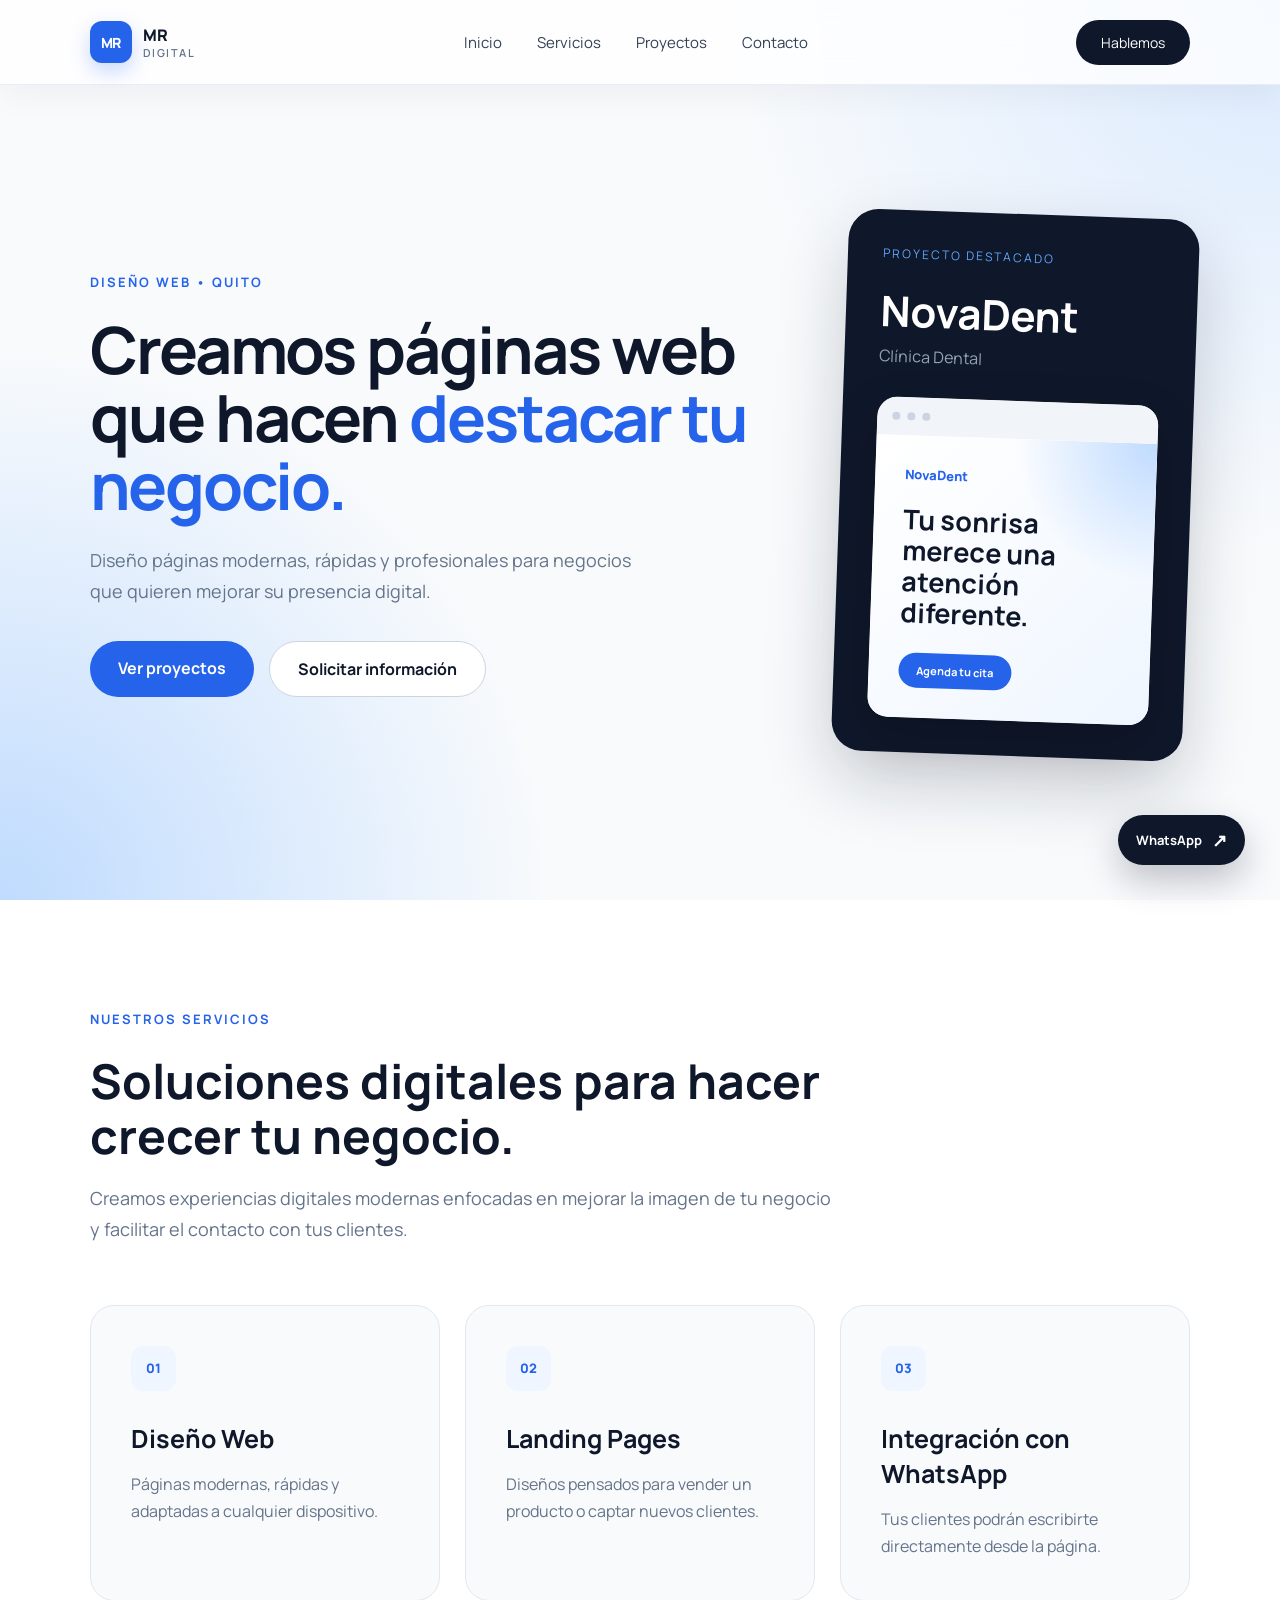
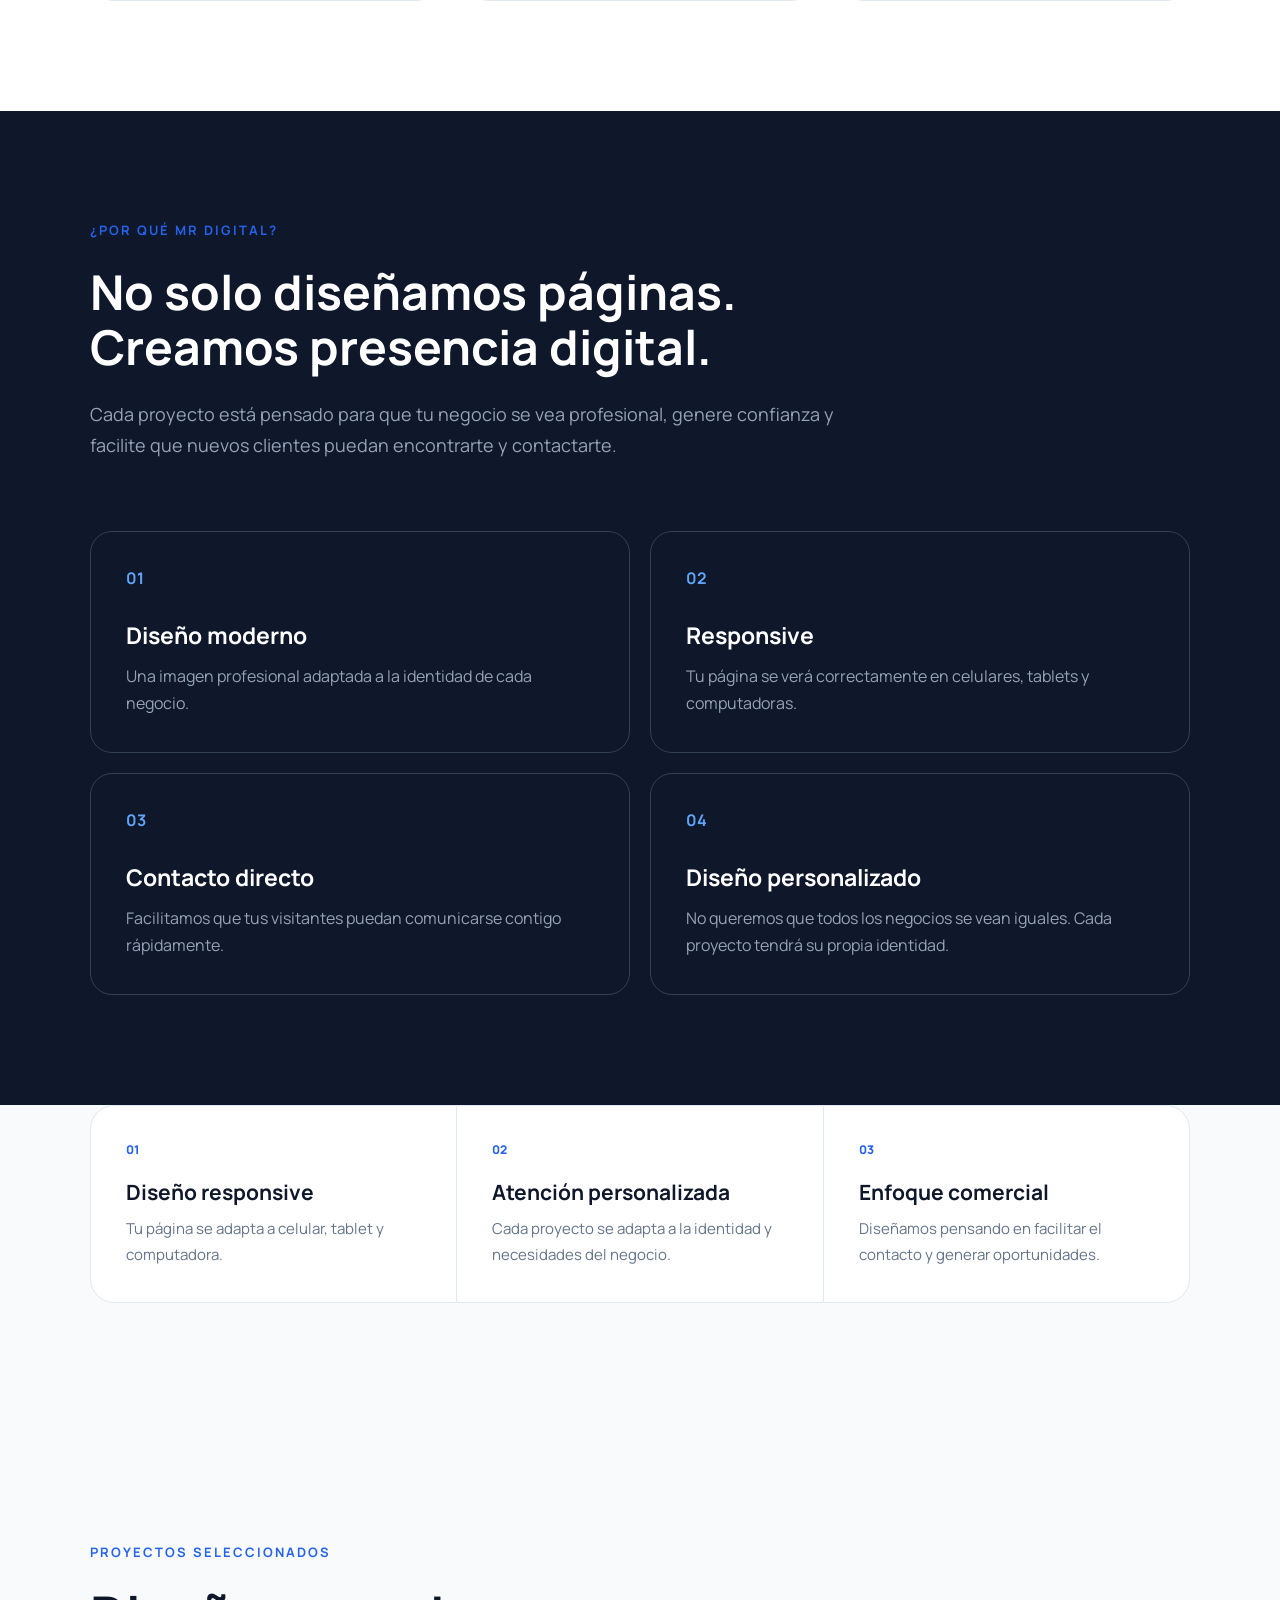
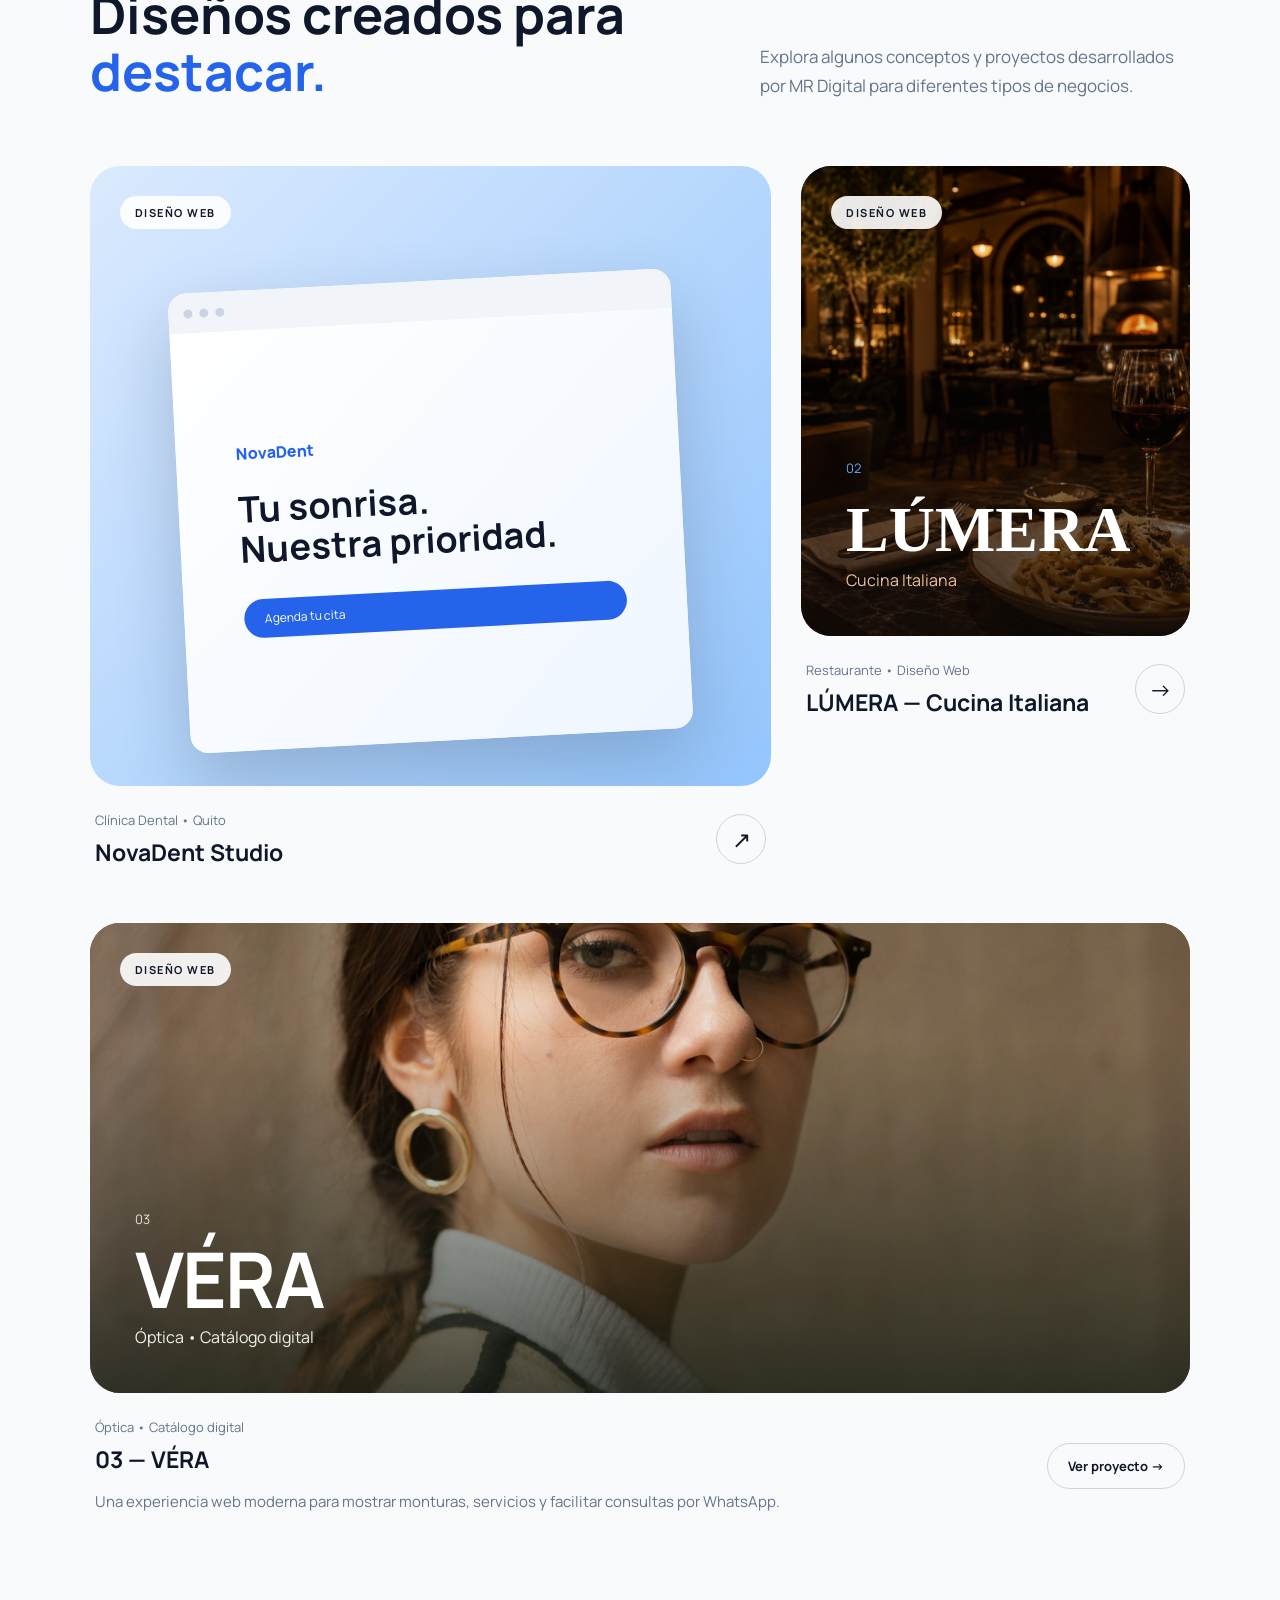
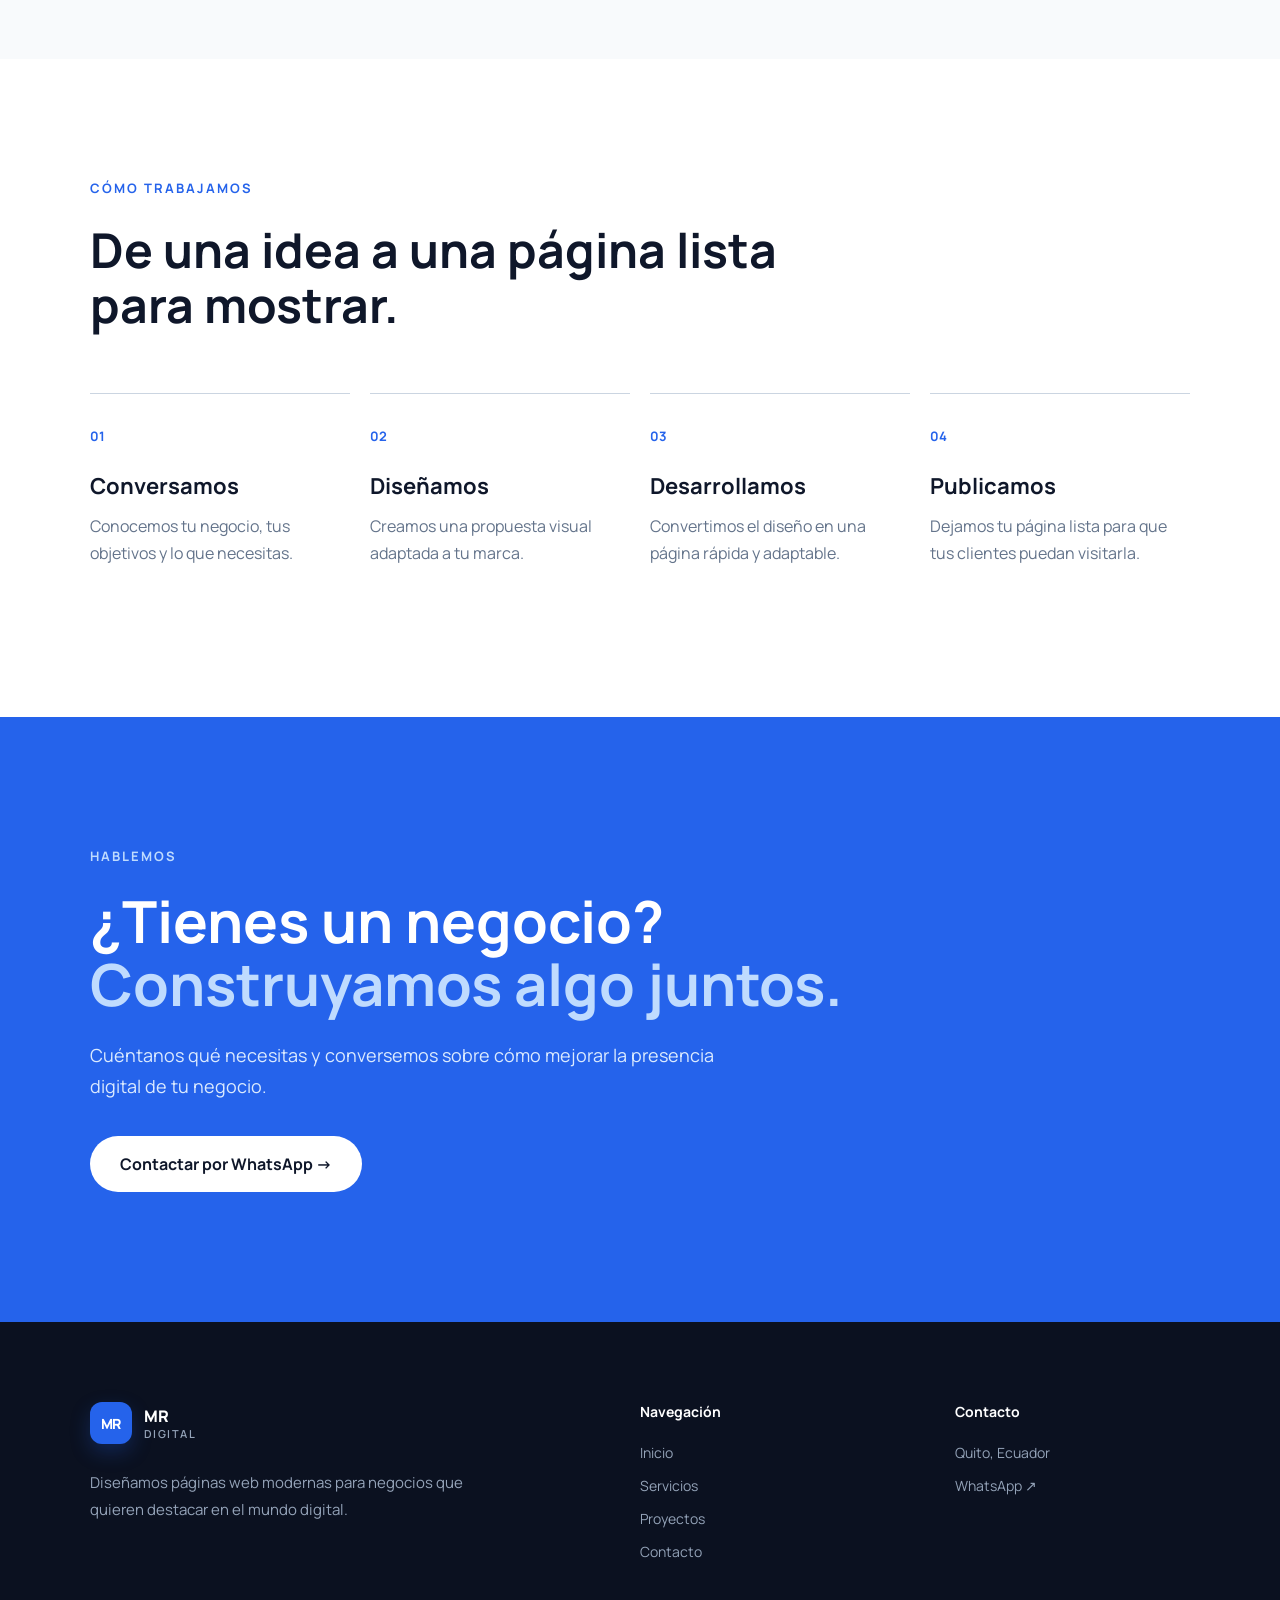
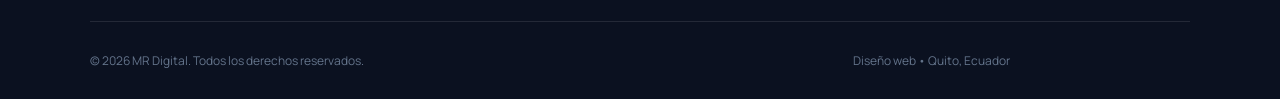
<file: index.html>
<!DOCTYPE html>
<html lang="es">

<head>

    <meta charset="UTF-8">

    <meta name="viewport" content="width=device-width, initial-scale=1.0">

    <title>MR Digital | Diseño Web</title>

    <link rel="stylesheet" href="style.css">

    <!-- AOS ANIMACIONES -->
    <link href="https://unpkg.com/aos@2.3.4/dist/aos.css" rel="stylesheet">

    <!-- FUENTE MANROPE -->
    <link rel="preconnect" href="https://fonts.googleapis.com">

    <link rel="preconnect" href="https://fonts.gstatic.com" crossorigin>

    <link href="https://fonts.googleapis.com/css2?family=Manrope:wght@200;300;400;500;600;700;800&display=swap"
        rel="stylesheet">

</head>


<body>


    <!-- =========================
         HEADER
    ========================== -->

    <header class="header">

        <a href="#inicio" class="logo">

            <div class="logo-icon">
                MR
            </div>

            <div class="logo-texto">
                <strong>MR</strong>
                <span>Digital</span>
            </div>

        </a>


        <nav class="menu">

            <a href="#inicio">Inicio</a>

            <a href="#servicios">Servicios</a>

            <a href="#proyectos">Proyectos</a>

            <a href="#contacto">Contacto</a>

        </nav>


        <a href="#contacto" class="btn-contacto">
            Hablemos
        </a>


        <!-- BOTÓN MENÚ CELULAR -->

        <button class="menu-toggle" aria-label="Abrir menú">
            ☰
        </button>

    </header>



    <main>


        <!-- =========================
             HERO
        ========================== -->

        <section class="hero" id="inicio" data-aos="fade-up">

            <div class="hero-texto">

                <p class="etiqueta">
                    DISEÑO WEB • QUITO
                </p>


                <h1>
                    Creamos páginas web que hacen
                    <span>destacar tu negocio.</span>
                </h1>


                <p class="descripcion">
                    Diseño páginas modernas, rápidas y profesionales
                    para negocios que quieren mejorar su presencia digital.
                </p>


                <div class="hero-botones">

                    <a href="#proyectos" class="btn-principal">
                        Ver proyectos
                    </a>


                    <a href="#contacto" class="btn-secundario">
                        Solicitar información
                    </a>

                </div>

            </div>



            <!-- PROYECTO DESTACADO -->

            <div class="hero-card">

                <p>PROYECTO DESTACADO</p>

                <h2>NovaDent</h2>

                <span>Clínica Dental</span>


                <div class="mockup">


                    <div class="mockup-barra">

                        <span></span>

                        <span></span>

                        <span></span>

                    </div>


                    <div class="mockup-contenido">

                        <p class="mockup-logo">
                            NovaDent
                        </p>


                        <h3>
                            Tu sonrisa merece
                            una atención diferente.
                        </h3>


                        <div class="mockup-boton">
                            Agenda tu cita
                        </div>

                    </div>

                </div>

            </div>

        </section>



        <!-- =========================
             SERVICIOS
        ========================== -->

        <section class="servicios" id="servicios" data-aos="fade-up">

            <div class="servicios-titulo">

                <p class="etiqueta">
                    NUESTROS SERVICIOS
                </p>


                <h2>
                    Soluciones digitales para hacer crecer tu negocio.
                </h2>


                <p>
                    Creamos experiencias digitales modernas enfocadas
                    en mejorar la imagen de tu negocio y facilitar
                    el contacto con tus clientes.
                </p>

            </div>



            <div class="servicios-grid">


                <!-- SERVICIO 01 -->

                <div class="servicio-card">

                    <span class="numero">
                        01
                    </span>

                    <h3>
                        Diseño Web
                    </h3>

                    <p>
                        Páginas modernas, rápidas y adaptadas
                        a cualquier dispositivo.
                    </p>

                </div>



                <!-- SERVICIO 02 -->

                <div class="servicio-card">

                    <span class="numero">
                        02
                    </span>

                    <h3>
                        Landing Pages
                    </h3>

                    <p>
                        Diseños pensados para vender un producto
                        o captar nuevos clientes.
                    </p>

                </div>



                <!-- SERVICIO 03 -->

                <div class="servicio-card">

                    <span class="numero">
                        03
                    </span>

                    <h3>
                        Integración con WhatsApp
                    </h3>

                    <p>
                        Tus clientes podrán escribirte
                        directamente desde la página.
                    </p>

                </div>


            </div>

        </section>



        <!-- =========================
             POR QUÉ MR DIGITAL
        ========================== -->

        <section class="porque" data-aos="fade-up">

            <div class="porque-contenido">


                <div class="porque-texto">

                    <p class="etiqueta">
                        ¿POR QUÉ MR DIGITAL?
                    </p>


                    <h2>
                        No solo diseñamos páginas.
                        Creamos presencia digital.
                    </h2>


                    <p>
                        Cada proyecto está pensado para que tu negocio
                        se vea profesional, genere confianza y facilite
                        que nuevos clientes puedan encontrarte y contactarte.
                    </p>

                </div>



                <div class="porque-grid">


                    <div class="porque-item">

                        <span>01</span>

                        <h3>
                            Diseño moderno
                        </h3>

                        <p>
                            Una imagen profesional adaptada a la identidad
                            de cada negocio.
                        </p>

                    </div>



                    <div class="porque-item">

                        <span>02</span>

                        <h3>
                            Responsive
                        </h3>

                        <p>
                            Tu página se verá correctamente en celulares,
                            tablets y computadoras.
                        </p>

                    </div>



                    <div class="porque-item">

                        <span>03</span>

                        <h3>
                            Contacto directo
                        </h3>

                        <p>
                            Facilitamos que tus visitantes puedan comunicarse
                            contigo rápidamente.
                        </p>

                    </div>



                    <div class="porque-item">

                        <span>04</span>

                        <h3>
                            Diseño personalizado
                        </h3>

                        <p>
                            No queremos que todos los negocios se vean iguales.
                            Cada proyecto tendrá su propia identidad.
                        </p>

                    </div>


                </div>

            </div>

        </section>

        <section class="confianza" data-aos="fade-up">

            <div class="confianza-item">
                <span>01</span>
                <h3>Diseño responsive</h3>
                <p>
                    Tu página se adapta a celular, tablet y computadora.
                </p>
            </div>

            <div class="confianza-item">
                <span>02</span>
                <h3>Atención personalizada</h3>
                <p>
                    Cada proyecto se adapta a la identidad y necesidades del negocio.
                </p>
            </div>

            <div class="confianza-item">
                <span>03</span>
                <h3>Enfoque comercial</h3>
                <p>
                    Diseñamos pensando en facilitar el contacto y generar oportunidades.
                </p>
            </div>

        </section>

        <!-- =========================
             PORTAFOLIO
        ========================== -->

        <section class="proyectos" id="proyectos" data-aos="fade-up">


            <div class="proyectos-header">


                <div>

                    <p class="etiqueta">
                        PROYECTOS SELECCIONADOS
                    </p>


                    <h2>
                        Diseños creados para
                        <span>destacar.</span>
                    </h2>

                </div>


                <p class="proyectos-descripcion">
                    Explora algunos conceptos y proyectos desarrollados
                    por MR Digital para diferentes tipos de negocios.
                </p>


            </div>



            <div class="proyectos-grid">


                <!-- =====================
                     PROYECTO 01
                ====================== -->

                <article class="proyecto-card proyecto-grande">


                    <div class="proyecto-imagen dental">


                        <span class="proyecto-tag">
                            DISEÑO WEB
                        </span>


                        <div class="browser">


                            <div class="browser-top">

                                <span></span>

                                <span></span>

                                <span></span>

                            </div>



                            <div class="browser-contenido">

                                <p>
                                    NovaDent
                                </p>


                                <h3>
                                    Tu sonrisa.<br>
                                    Nuestra prioridad.
                                </h3>


                                <div class="mini-boton">
                                    Agenda tu cita
                                </div>

                            </div>


                        </div>

                    </div>



                    <div class="proyecto-info">


                        <div>

                            <span>
                                Clínica Dental • Quito
                            </span>

                            <h3>
                                <a href="novadent.html" class="proyecto-link">
                                    NovaDent Studio
                                </a>
                            </h3>

                        </div>


                        <a href="novadent.html" class="flecha" aria-label="Ver proyecto NovaDent">
                            ↗
                        </a>


                    </div>


                </article>



                <!-- =====================
                     PROYECTO 02
                ====================== -->

                <article class="proyecto-card">


                    <div class="proyecto-imagen oscuro">


                        <span class="proyecto-tag">
                            DISEÑO WEB
                        </span>


                        <div class="proximo lumera-preview">

                            <span>
                                02
                            </span>

                            <h3>
                                LÚMERA
                            </h3>

                            <p>
                                Cucina Italiana
                            </p>

                        </div>


                    </div>



                    <div class="proyecto-info">

                        <div>

                            <span>
                                Restaurante • Diseño Web
                            </span>

                            <h3>
                                <a href="lumera-proyecto.html" class="proyecto-link">
                                    LÚMERA — Cucina Italiana
                                </a>
                            </h3>

                        </div>

                        <a href="lumera-proyecto.html" class="flecha">
                            →
                        </a>

                    </div>


                </article>



                <!-- =====================
                     PROYECTO 03
                     URL DE VÉRA: reemplaza "optica-vera/index.html" en los dos enlaces
                     siguientes cuando tengas una URL pública definitiva.
                ====================== -->

                <article class="proyecto-card proyecto-vera">


                    <div class="proyecto-imagen vera">


                        <span class="proyecto-tag">
                            DISEÑO WEB
                        </span>


                        <div class="proximo vera-preview">

                            <span>
                                03
                            </span>

                            <h3>
                                VÉRA
                            </h3>

                            <p>
                                Óptica • Catálogo digital
                            </p>

                        </div>


                    </div>



                    <div class="proyecto-info proyecto-info-vera">

                        <div>

                            <span>
                                Óptica • Catálogo digital
                            </span>

                            <h3>
                                <a href="optica-vera/index.html" class="proyecto-link" target="_blank"
                                    rel="noopener noreferrer">
                                    03 — VÉRA
                                </a>
                            </h3>

                            <p class="proyecto-descripcion-card">
                                Una experiencia web moderna para mostrar monturas, servicios y facilitar consultas por WhatsApp.
                            </p>

                        </div>

                        <a href="optica-vera/index.html" class="flecha proyecto-cta" target="_blank"
                            rel="noopener noreferrer" aria-label="Ver proyecto VÉRA">
                            Ver proyecto →
                        </a>

                    </div>


                </article>


            </div>

        </section>



        <!-- =========================
             PROCESO
        ========================== -->

        <section class="proceso" data-aos="fade-up">


            <div class="proceso-titulo">


                <p class="etiqueta">
                    CÓMO TRABAJAMOS
                </p>


                <h2>
                    De una idea a una página lista para mostrar.
                </h2>


            </div>



            <div class="proceso-grid">


                <div class="paso">

                    <span>
                        01
                    </span>

                    <h3>
                        Conversamos
                    </h3>

                    <p>
                        Conocemos tu negocio, tus objetivos y lo que necesitas.
                    </p>

                </div>



                <div class="paso">

                    <span>
                        02
                    </span>

                    <h3>
                        Diseñamos
                    </h3>

                    <p>
                        Creamos una propuesta visual adaptada a tu marca.
                    </p>

                </div>



                <div class="paso">

                    <span>
                        03
                    </span>

                    <h3>
                        Desarrollamos
                    </h3>

                    <p>
                        Convertimos el diseño en una página rápida y adaptable.
                    </p>

                </div>



                <div class="paso">

                    <span>
                        04
                    </span>

                    <h3>
                        Publicamos
                    </h3>

                    <p>
                        Dejamos tu página lista para que tus clientes puedan visitarla.
                    </p>

                </div>


            </div>

        </section>



        <!-- =========================
             CONTACTO
        ========================== -->

        <section class="contacto" id="contacto" data-aos="fade-up">


            <div class="contacto-contenido">


                <p class="etiqueta">
                    HABLEMOS
                </p>


                <h2>
                    ¿Tienes un negocio?
                    <span>
                        Construyamos algo juntos.
                    </span>
                </h2>


                <p>
                    Cuéntanos qué necesitas y conversemos sobre cómo mejorar
                    la presencia digital de tu negocio.
                </p>


                <a href="https://wa.me/593968623116?text=Hola%20MR%20Digital,%20quiero%20información%20sobre%20una%20página%20web."
                    class="btn-whatsapp" target="_blank" rel="noopener noreferrer">
                    Contactar por WhatsApp →
                </a>


            </div>

        </section>


    </main>

    <!-- =========================
     FOOTER
========================== -->

    <footer class="footer">

        <div class="footer-principal">

            <div class="footer-marca">

                <a href="#inicio" class="footer-logo">
                    <div class="logo-icon">MR</div>

                    <div class="logo-texto">
                        <strong>MR</strong>
                        <span>Digital</span>
                    </div>
                </a>

                <p>
                    Diseñamos páginas web modernas para negocios
                    que quieren destacar en el mundo digital.
                </p>

            </div>


            <div class="footer-links">

                <h3>Navegación</h3>

                <a href="#inicio">Inicio</a>
                <a href="#servicios">Servicios</a>
                <a href="#proyectos">Proyectos</a>
                <a href="#contacto">Contacto</a>

            </div>


            <div class="footer-contacto">

                <h3>Contacto</h3>

                <p>Quito, Ecuador</p>

                <a href="https://wa.me/593968623116?text=Hola,%20quiero%20información%20sobre%20una%20página%20web"
                    target="_blank" rel="noopener noreferrer">
                    WhatsApp ↗
                </a>

            </div>

        </div>


        <div class="footer-bottom">

            <p>© 2026 MR Digital. Todos los derechos reservados.</p>

            <p>Diseño web • Quito, Ecuador</p>

        </div>

    </footer>

    <!-- =========================
         WHATSAPP FLOTANTE
    ========================== -->

    <a href="https://wa.me/593968623116?text=Hola%20MR%20Digital,%20quiero%20información%20sobre%20una%20página%20web."
        class="whatsapp-flotante" target="_blank" rel="noopener noreferrer" aria-label="Contactar por WhatsApp">

        <span>
            WhatsApp
        </span>

        <strong>
            ↗
        </strong>

    </a>



    <!-- =========================
         JAVASCRIPT
    ========================== -->

    <script src="https://unpkg.com/aos@2.3.4/dist/aos.js"></script>

    <script src="script.js"></script>


</body>

</html>
</file>
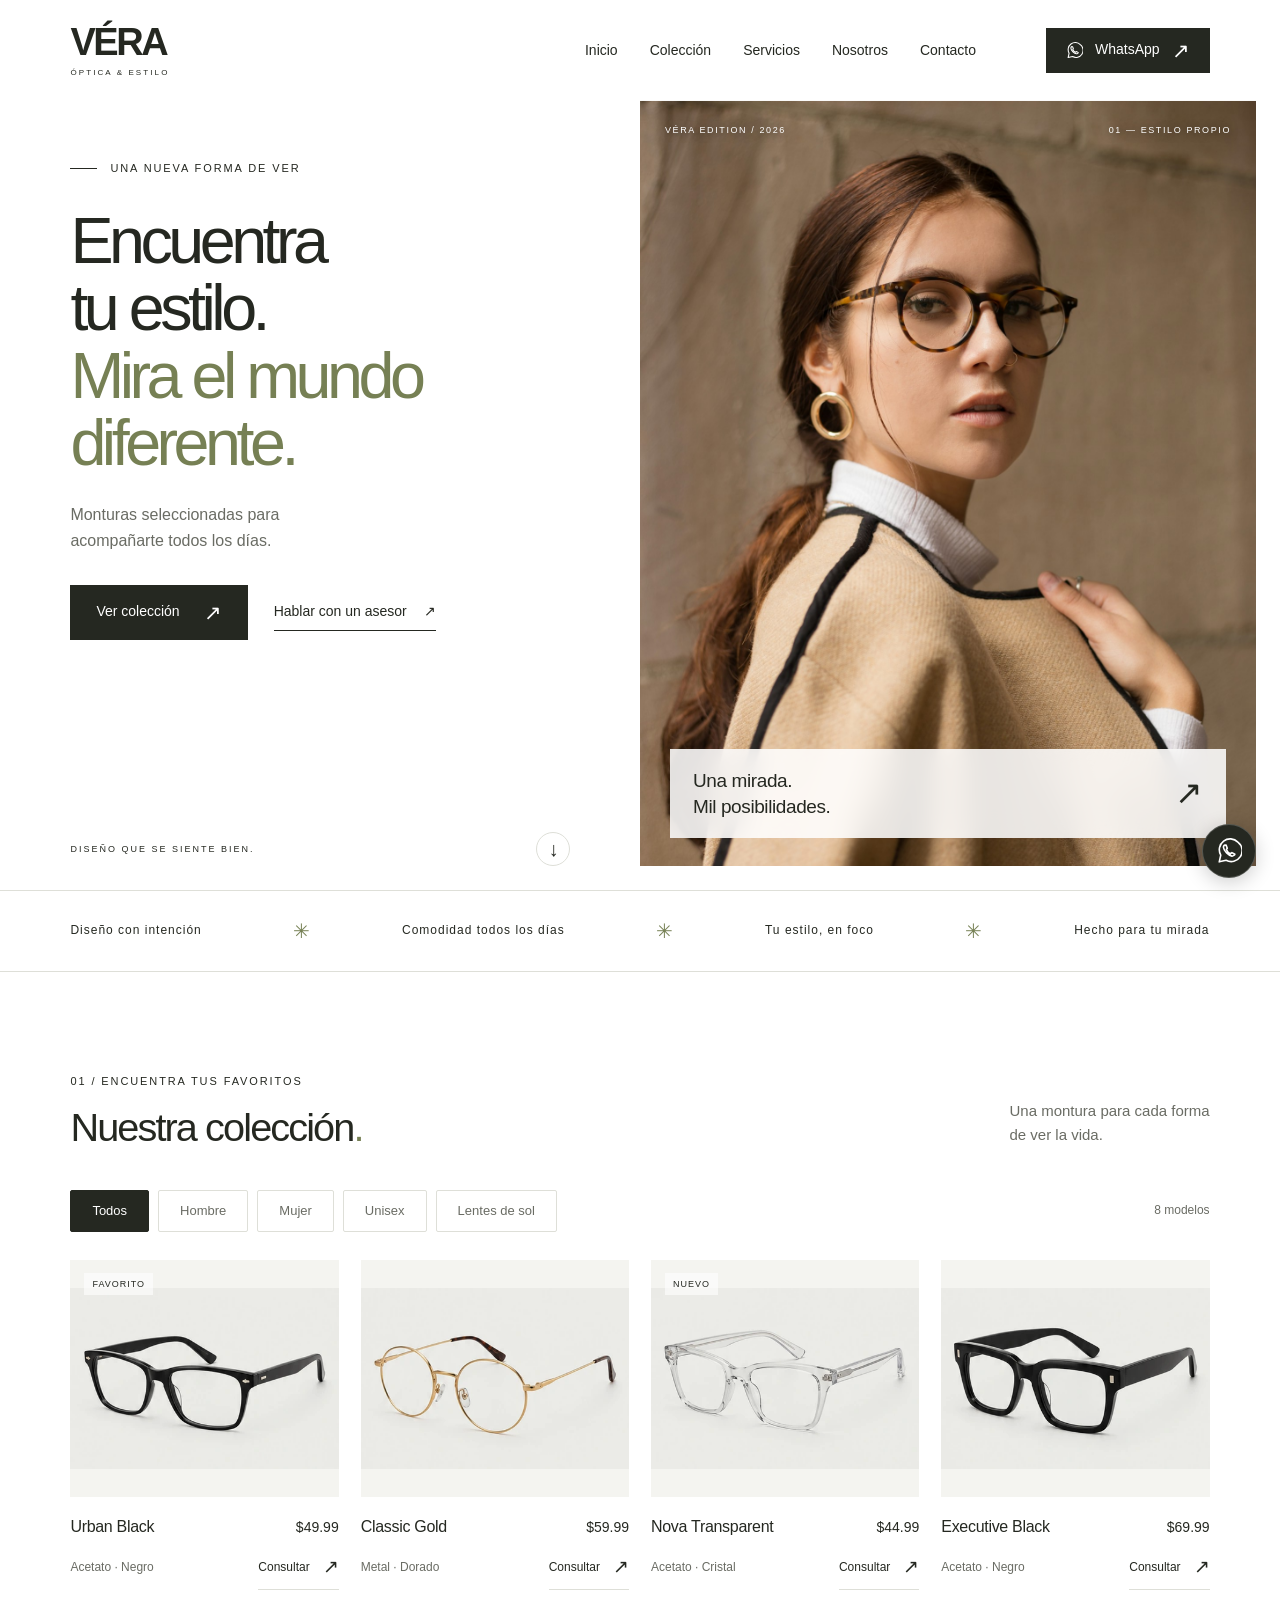
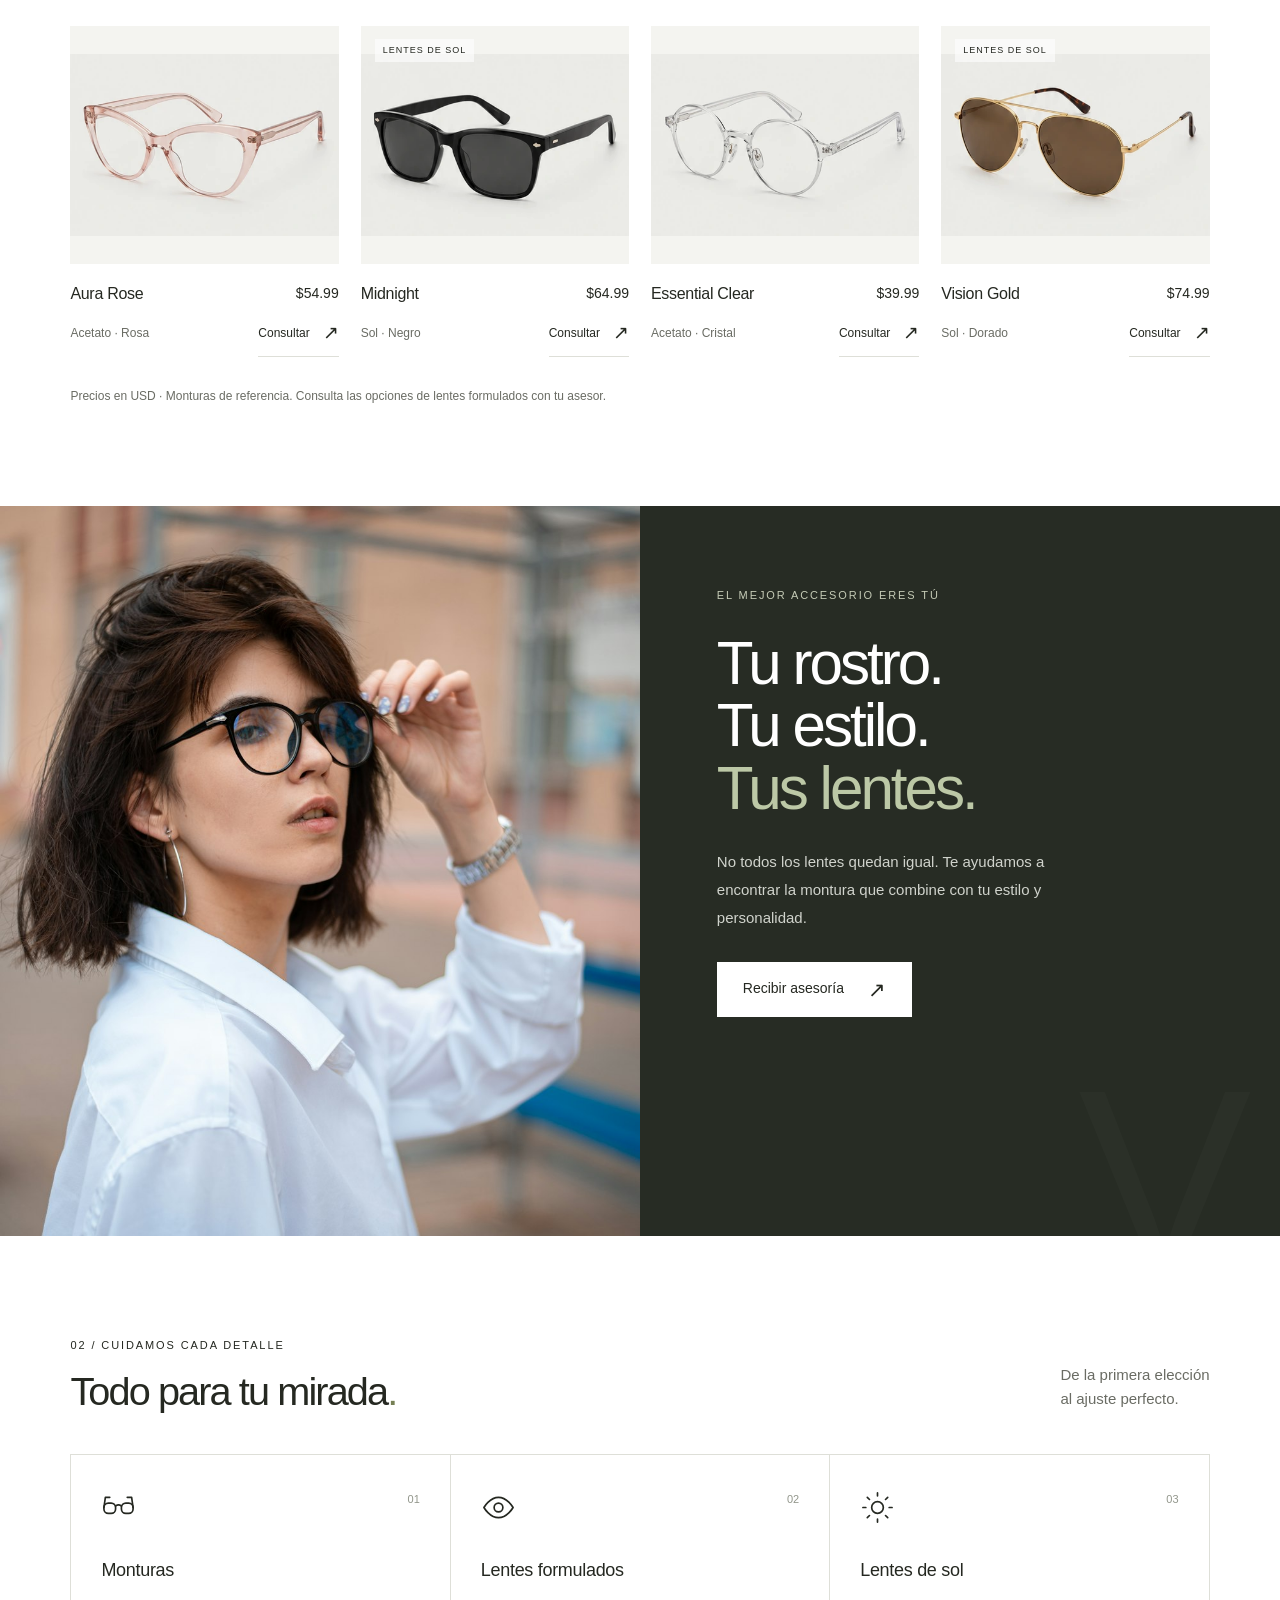
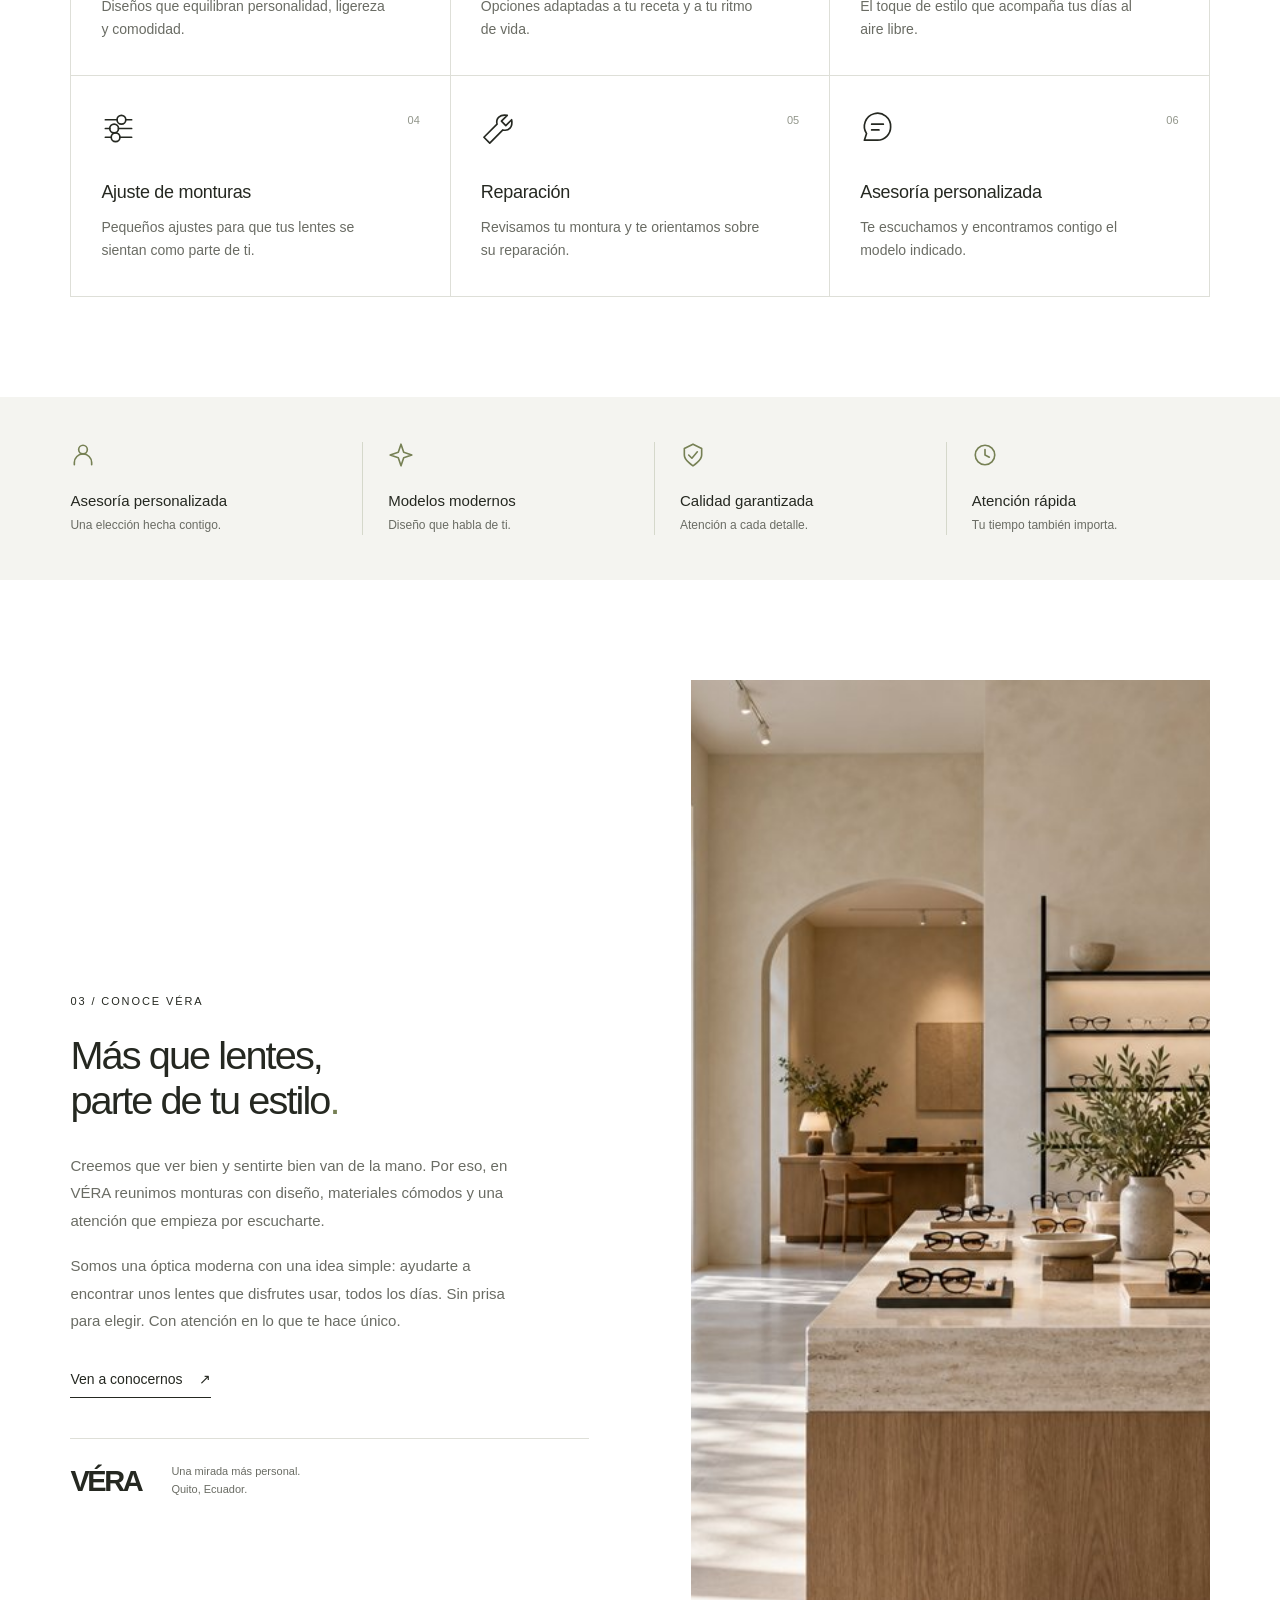
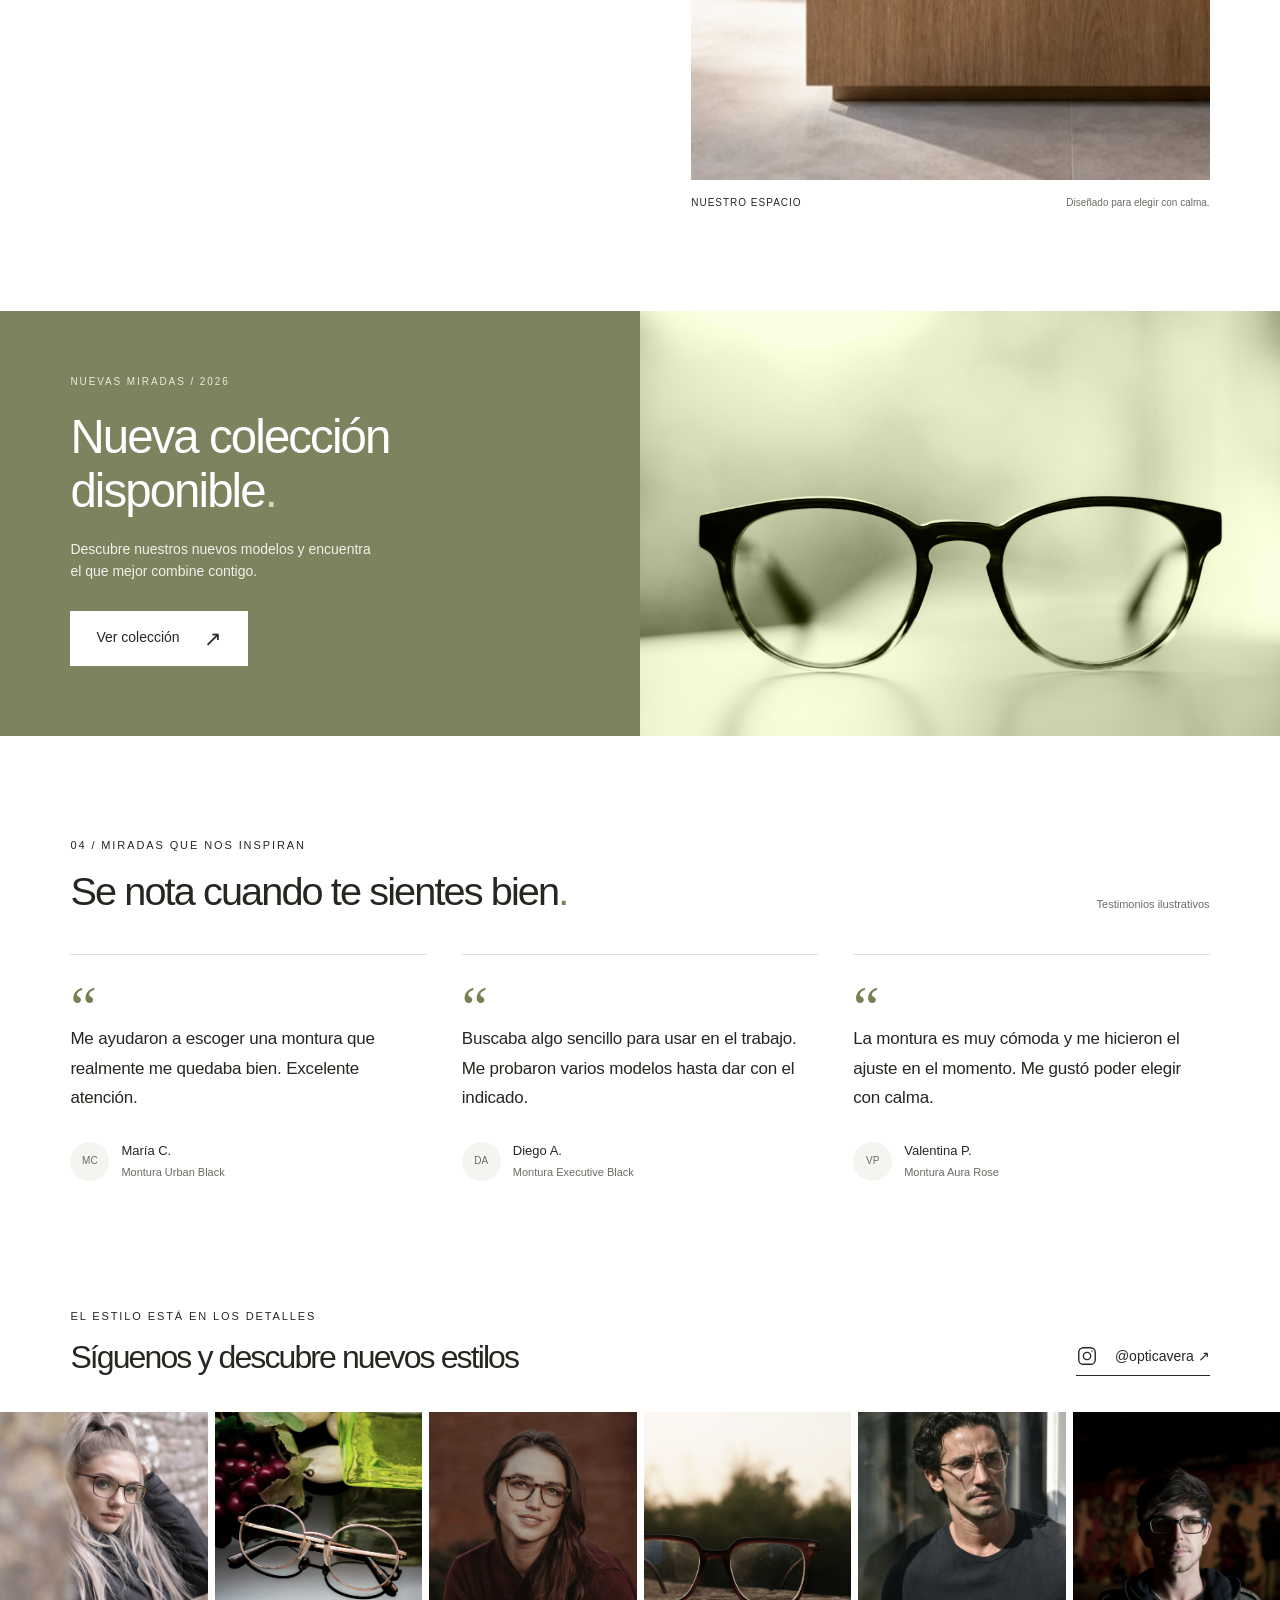
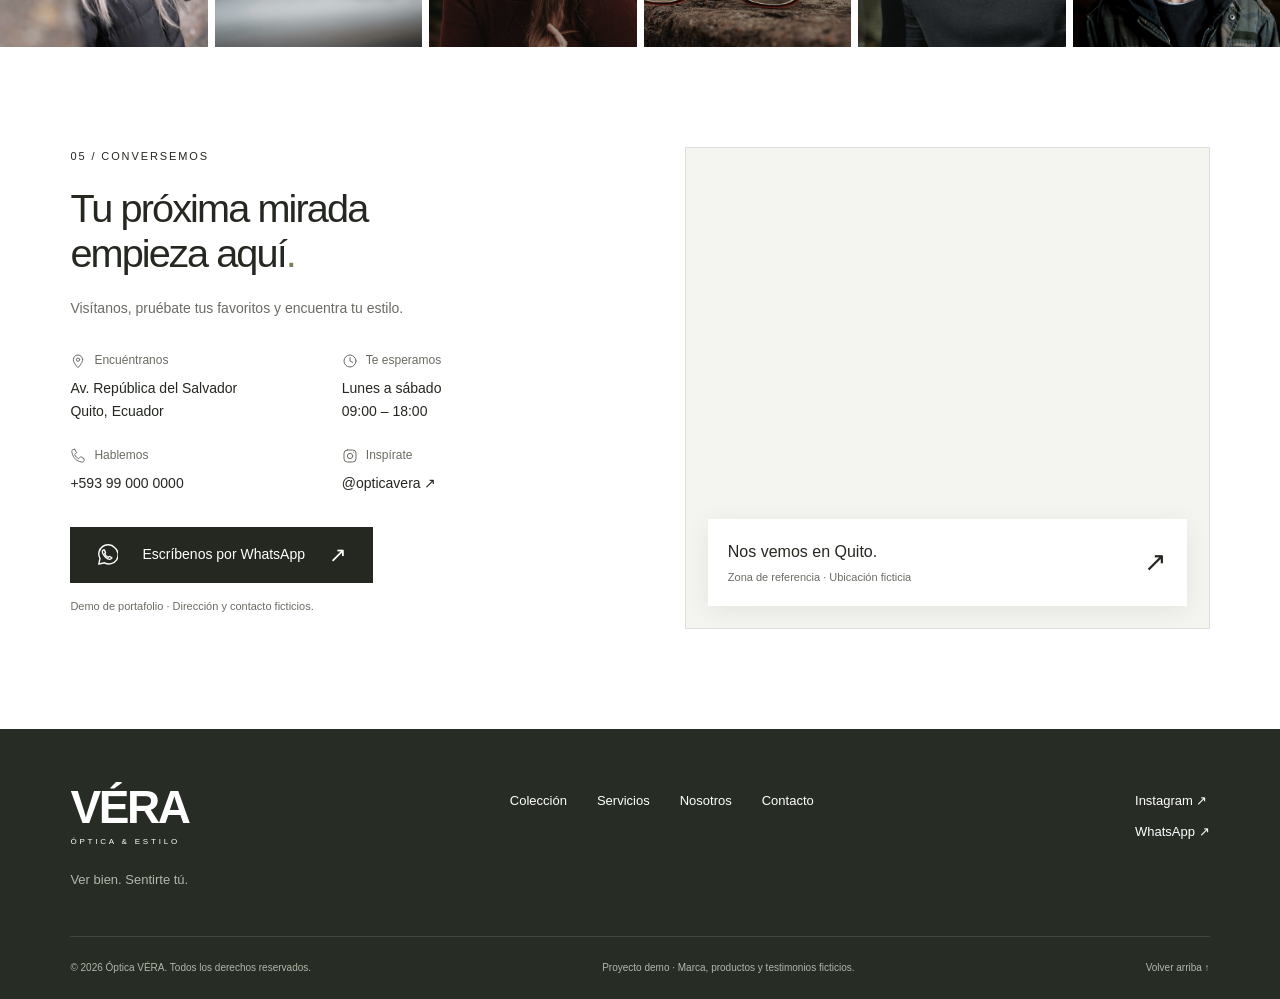
<file: optica-vera/index.html>
<!doctype html>
<html lang="es">
<head>
  <meta charset="UTF-8">
  <meta name="viewport" content="width=device-width, initial-scale=1">
  <meta name="theme-color" content="#242820">
  <meta name="description" content="Óptica VÉRA: monturas, lentes de sol y asesoría personalizada en Quito. Descubre una nueva forma de ver y de expresar tu estilo. Demo de portafolio.">
  <title>Óptica VÉRA — Mira el mundo diferente</title>
  <link rel="icon" href="images/favicon.svg" type="image/svg+xml">
  <link rel="stylesheet" href="style.css">
  <script src="script.js" defer></script>
</head>
<body>
  <a class="skip-link" href="#contenido">Saltar al contenido</a>
  <header class="header" id="header">
    <div class="nav-wrap">
      <a class="logo" href="#inicio" aria-label="VÉRA, inicio">VÉRA<span>ÓPTICA & ESTILO</span></a>
      <nav id="navigation" aria-label="Navegación principal">
        <a href="#inicio">Inicio</a>
<a href="#coleccion">Colección</a>
<a href="#servicios">Servicios</a>
<a href="#nosotros">Nosotros</a>
<a href="#contacto">Contacto</a>
      </nav>
      <a class="button nav-wa" data-whatsapp="Hola, quisiera recibir asesoría sobre sus lentes." href="https://wa.me/593990000000" target="_blank" rel="noopener noreferrer">
<span data-icon="whatsapp"></span> WhatsApp <span aria-hidden="true">↗</span></a>
      <button class="menu-toggle" type="button" aria-controls="navigation" aria-expanded="false" aria-label="Abrir menú">
<span></span>
<span></span></button>
    </div>
  </header>
  <main id="contenido">
    <section class="hero" id="inicio" aria-labelledby="hero-title">
      <div class="hero-copy">
        <p class="eyebrow">
<span class="tiny-line"></span> UNA NUEVA FORMA DE VER</p>
        <h1 id="hero-title">Encuentra<br> tu estilo.<br>
<span>Mira el mundo<br> diferente.</span></h1>
        <p class="hero-description">Monturas seleccionadas para<br class="desktop-break"> acompañarte todos los días.</p>
        <div class="hero-actions">
<a class="button" href="#coleccion">Ver colección <span aria-hidden="true">↗</span></a>
<a class="text-link" href="https://wa.me/593990000000" data-whatsapp="Hola, me gustaría hablar con un asesor de Óptica VÉRA." target="_blank" rel="noopener noreferrer">Hablar con un asesor <span aria-hidden="true">↗</span></a>
</div>
        <div class="hero-bottom">
<span>DISEÑO QUE SE SIENTE BIEN.</span>
<a href="#coleccion" aria-label="Explorar la colección">
<span aria-hidden="true">↓</span></a>
</div>
      </div>
      <div class="hero-visual">
<img src="images/hero.jpg" alt="Retrato de una mujer con montura moderna y estilo contemporáneo" width="1100" height="1400" fetchpriority="high">
<div class="hero-photo-label">
<span>VÉRA EDITION / 2026</span>
<span>01 — ESTILO PROPIO</span>
</div>
<div class="photo-note">
<span>Una mirada.<br>Mil posibilidades.</span>
<span aria-hidden="true">↗</span>
</div>
</div>
    </section>
    <div class="brand-strip">
<span>Diseño con intención</span>
<span aria-hidden="true">✳</span>
<span>Comodidad todos los días</span>
<span aria-hidden="true">✳</span>
<span>Tu estilo, en foco</span>
<span aria-hidden="true">✳</span>
<span>Hecho para tu mirada</span>
</div>
    <section class="section collection" id="coleccion" aria-labelledby="collection-title">
<div class="section-heading reveal">
<div>
<p class="eyebrow">01 / ENCUENTRA TUS FAVORITOS</p>
<h2 id="collection-title">Nuestra colección<span class="accent">.</span></h2>
</div>
<p>Una montura para cada forma<br>de ver la vida.</p>
</div>
<div class="collection-toolbar">
<div class="filters" role="group" aria-label="Filtrar colección">
<button type="button" class="filter active" data-filter="Todos" aria-pressed="true">Todos</button>
<button type="button" class="filter" data-filter="Hombre" aria-pressed="false">Hombre</button>
<button type="button" class="filter" data-filter="Mujer" aria-pressed="false">Mujer</button>
<button type="button" class="filter" data-filter="Unisex" aria-pressed="false">Unisex</button>
<button type="button" class="filter" data-filter="Lentes de sol" aria-pressed="false">Lentes de sol</button>
</div>
<span id="product-count" role="status" aria-live="polite">8 modelos</span>
</div>
<div class="product-grid" id="product-grid">
</div><noscript>
<p>Activa JavaScript para explorar los modelos y filtros. Puedes consultar la colección por <a href="https://wa.me/593990000000?text=Hola%2C%20quisiera%20conocer%20la%20colecci%C3%B3n.">WhatsApp</a>.</p></noscript>
<p class="collection-note">Precios en USD · Monturas de referencia. Consulta las opciones de lentes formulados con tu asesor.</p>
</section>
    <section class="feature" aria-labelledby="feature-title">
<div class="feature-image">
<img src="images/advice.jpg" alt="Mujer con lentes redondos negros y camisa blanca" width="1000" height="1100" loading="lazy">
</div>
<div class="feature-copy reveal">
<p class="eyebrow">EL MEJOR ACCESORIO ERES TÚ</p>
<h2 id="feature-title">Tu rostro.<br>Tu estilo.<br>
<span>Tus lentes.</span></h2>
<p>No todos los lentes quedan igual. Te ayudamos a encontrar la montura que combine con tu estilo y personalidad.</p>
<a class="button button-light" href="https://wa.me/593990000000" data-whatsapp="Hola, me gustaría recibir asesoría para elegir una montura según mi estilo." target="_blank" rel="noopener noreferrer">Recibir asesoría <span aria-hidden="true">↗</span></a>
<span class="feature-signature" aria-hidden="true">V.</span>
</div>
</section>
    <section class="section services" id="servicios" aria-labelledby="services-title">
<div class="section-heading reveal">
<div>
<p class="eyebrow">02 / CUIDAMOS CADA DETALLE</p>
<h2 id="services-title">Todo para tu mirada<span class="accent">.</span></h2>
</div>
<p>De la primera elección<br>al ajuste perfecto.</p>
</div>
<div class="services-grid">
      <article class="service reveal">
<span class="service-icon" data-icon="glasses"></span>
<span class="service-number">01</span>
<h3>Monturas</h3>
<p>Diseños que equilibran personalidad, ligereza y comodidad.</p>
</article>
      <article class="service reveal">
<span class="service-icon" data-icon="eye"></span>
<span class="service-number">02</span>
<h3>Lentes formulados</h3>
<p>Opciones adaptadas a tu receta y a tu ritmo de vida.</p>
</article>
      <article class="service reveal">
<span class="service-icon" data-icon="sun"></span>
<span class="service-number">03</span>
<h3>Lentes de sol</h3>
<p>El toque de estilo que acompaña tus días al aire libre.</p>
</article>
      <article class="service reveal">
<span class="service-icon" data-icon="adjust"></span>
<span class="service-number">04</span>
<h3>Ajuste de monturas</h3>
<p>Pequeños ajustes para que tus lentes se sientan como parte de ti.</p>
</article>
      <article class="service reveal">
<span class="service-icon" data-icon="tool"></span>
<span class="service-number">05</span>
<h3>Reparación</h3>
<p>Revisamos tu montura y te orientamos sobre su reparación.</p>
</article>
      <article class="service reveal">
<span class="service-icon" data-icon="chat"></span>
<span class="service-number">06</span>
<h3>Asesoría personalizada</h3>
<p>Te escuchamos y encontramos contigo el modelo indicado.</p>
</article>
    </div>
</section>
    <section class="benefits" aria-label="La experiencia VÉRA">
<div>
<span data-icon="user"></span>
<h3>Asesoría personalizada</h3>
<p>Una elección hecha contigo.</p>
</div>
<div>
<span data-icon="sparkle"></span>
<h3>Modelos modernos</h3>
<p>Diseño que habla de ti.</p>
</div>
<div>
<span data-icon="shield"></span>
<h3>Calidad garantizada</h3>
<p>Atención a cada detalle.</p>
</div>
<div>
<span data-icon="clock"></span>
<h3>Atención rápida</h3>
<p>Tu tiempo también importa.</p>
</div>
</section>
    <section class="section about" id="nosotros" aria-labelledby="about-title">
<div class="about-copy reveal">
<p class="eyebrow">03 / CONOCE VÉRA</p>
<h2 id="about-title">Más que lentes,<br>parte de tu estilo<span class="accent">.</span></h2>
<p>Creemos que ver bien y sentirte bien van de la mano. Por eso, en VÉRA reunimos monturas con diseño, materiales cómodos y una atención que empieza por escucharte.</p>
<p>Somos una óptica moderna con una idea simple: ayudarte a encontrar unos lentes que disfrutes usar, todos los días. Sin prisa para elegir. Con atención en lo que te hace único.</p>
<a class="text-link" href="#contacto">Ven a conocernos <span aria-hidden="true">↗</span></a>
<div class="about-signoff">
<span class="logo">VÉRA</span>
<span>Una mirada más personal.<br>Quito, Ecuador.</span>
</div>
</div>
<figure class="about-photo">
<img src="images/store.jpg" alt="Interior luminoso de una óptica con exhibidores de monturas" loading="lazy" width="1000" height="1100">
<figcaption>
<span>NUESTRO ESPACIO</span>
<span>Diseñado para elegir con calma.</span></figcaption>
</figure>
</section>
    <section class="promotion">
<div class="reveal">
<p class="eyebrow">NUEVAS MIRADAS / 2026</p>
<h2>Nueva colección<br>disponible<span>.</span></h2>
<p>Descubre nuestros nuevos modelos y encuentra<br class="desktop-break"> el que mejor combine contigo.</p>
<a class="button button-light" href="#coleccion">Ver colección <span aria-hidden="true">↗</span></a>
</div>
<img src="images/promotion.jpg" alt="Detalle de una montura de diseño" loading="lazy" width="1100" height="750">
</section>
    <section class="section testimonials" aria-labelledby="testimonials-title">
<div class="section-heading reveal">
<div>
<p class="eyebrow">04 / MIRADAS QUE NOS INSPIRAN</p>
<h2 id="testimonials-title">Se nota cuando te sientes bien<span class="accent">.</span></h2>
</div>
<span class="demo-label">Testimonios ilustrativos</span>
</div>
<div class="testimonial-grid">
<figure class="testimonial reveal">
<span class="quote-mark" aria-hidden="true">“</span>
<blockquote>Me ayudaron a escoger una montura que realmente me quedaba bien. Excelente atención.</blockquote>
<figcaption>
<span class="avatar">MC</span>
<div>María C.<small>Montura Urban Black</small>
</div></figcaption>
</figure>
<figure class="testimonial reveal">
<span class="quote-mark" aria-hidden="true">“</span>
<blockquote>Buscaba algo sencillo para usar en el trabajo. Me probaron varios modelos hasta dar con el indicado.</blockquote>
<figcaption>
<span class="avatar">DA</span>
<div>Diego A.<small>Montura Executive Black</small>
</div></figcaption>
</figure>
<figure class="testimonial reveal">
<span class="quote-mark" aria-hidden="true">“</span>
<blockquote>La montura es muy cómoda y me hicieron el ajuste en el momento. Me gustó poder elegir con calma.</blockquote>
<figcaption>
<span class="avatar">VP</span>
<div>Valentina P.<small>Montura Aura Rose</small>
</div></figcaption>
</figure>
</div>
</section>
    <section class="gallery-section" aria-labelledby="gallery-title">
<div class="section-heading reveal">
<div>
<p class="eyebrow">EL ESTILO ESTÁ EN LOS DETALLES</p>
<h2 id="gallery-title">Síguenos y descubre nuevos estilos</h2>
</div>
<a class="text-link" href="https://www.instagram.com/opticavera/" data-social target="_blank" rel="noopener noreferrer">
<span data-icon="instagram"></span> @opticavera ↗</a>
</div>
<div class="gallery">
<img src="images/gallery-1.jpg" alt="Mujer con montura óptica y chaqueta negra" width="450" height="550" loading="lazy">
<img src="images/gallery-2.jpg" alt="Montura de diseño en detalle" width="450" height="550" loading="lazy">
<img src="images/gallery-3.jpg" alt="Retrato con lentes y moda cotidiana" width="450" height="550" loading="lazy">
<img src="images/gallery-4.jpg" alt="Accesorios y lentes para todos los días" width="450" height="550" loading="lazy">
<img src="images/gallery-5.jpg" alt="Una mirada con estilo personal" width="450" height="550" loading="lazy">
<img src="images/gallery-6.jpg" alt="Hombre con montura óptica y abrigo oscuro" width="450" height="550" loading="lazy">
</div>
</section>
    <section class="section contact" id="contacto" aria-labelledby="contact-title">
<div class="contact-copy reveal">
<p class="eyebrow">05 / CONVERSEMOS</p>
<h2 id="contact-title">Tu próxima mirada<br>empieza aquí<span class="accent">.</span></h2>
<p>Visítanos, pruébate tus favoritos y encuentra tu estilo.</p>
<dl class="contact-details">
<div>
<dt>
<span data-icon="pin"></span> Encuéntranos</dt>
<dd>Av. República del Salvador<br>Quito, Ecuador</dd>
</div>
<div>
<dt>
<span data-icon="clock"></span> Te esperamos</dt>
<dd>Lunes a sábado<br>09:00 – 18:00</dd>
</div>
<div>
<dt>
<span data-icon="phone"></span> Hablemos</dt>
<dd>
<a href="tel:+593990000000" data-phone>+593 99 000 0000</a></dd>
</div>
<div>
<dt>
<span data-icon="instagram"></span> Inspírate</dt>
<dd>
<a href="https://www.instagram.com/opticavera/" data-social target="_blank" rel="noopener noreferrer">@opticavera ↗</a></dd>
</div>
</dl>
<a class="button" href="https://wa.me/593990000000" data-whatsapp="Hola, quisiera conocer más sobre Óptica VÉRA y sus monturas." target="_blank" rel="noopener noreferrer">
<span data-icon="whatsapp"></span> Escríbenos por WhatsApp <span aria-hidden="true">↗</span></a>
<p class="contact-demo">Demo de portafolio · Dirección y contacto ficticios.</p>
</div>
<div class="map-card">
<iframe title="Mapa de referencia: avenida República del Salvador, Quito" src="https://www.google.com/maps?q=Avenida+Republica+del+Salvador+Quito+Ecuador&output=embed" loading="lazy" referrerpolicy="no-referrer-when-downgrade" allowfullscreen></iframe>
<a href="https://www.google.com/maps/search/?api=1&query=Avenida+Republica+del+Salvador+Quito+Ecuador" target="_blank" rel="noopener noreferrer">
<span><strong>Nos vemos en Quito.</strong>
<small>Zona de referencia · Ubicación ficticia</small></span>
<span aria-hidden="true">↗</span></a>
</div>
</section>
  </main>
  <footer class="footer">
<div class="footer-top">
<div>
<a class="logo" href="#inicio">VÉRA<span>ÓPTICA & ESTILO</span></a>
<p>Ver bien. Sentirte tú.</p>
</div>
<nav aria-label="Enlaces del pie de página">
<a href="#coleccion">Colección</a>
<a href="#servicios">Servicios</a>
<a href="#nosotros">Nosotros</a>
<a href="#contacto">Contacto</a>
</nav>
<div class="footer-social">
<a data-social href="https://www.instagram.com/opticavera/" target="_blank" rel="noopener noreferrer">Instagram ↗</a>
<a href="https://wa.me/593990000000" data-whatsapp="Hola, quisiera información sobre Óptica VÉRA." target="_blank" rel="noopener noreferrer">WhatsApp ↗</a>
</div>
</div>
<div class="footer-bottom">
<p>© 2026 Óptica VÉRA. Todos los derechos reservados.</p>
<p>Proyecto demo · Marca, productos y testimonios ficticios.</p>
<a href="#inicio">Volver arriba ↑</a>
</div></footer>
  <a class="floating-wa" href="https://wa.me/593990000000" data-whatsapp="Hola, quisiera recibir asesoría sobre sus lentes." target="_blank" rel="noopener noreferrer" aria-label="Hablar por WhatsApp">
<span data-icon="whatsapp"></span>
<span class="floating-label">¿Te ayudamos?</span></a>
</body>
</html>
</file>
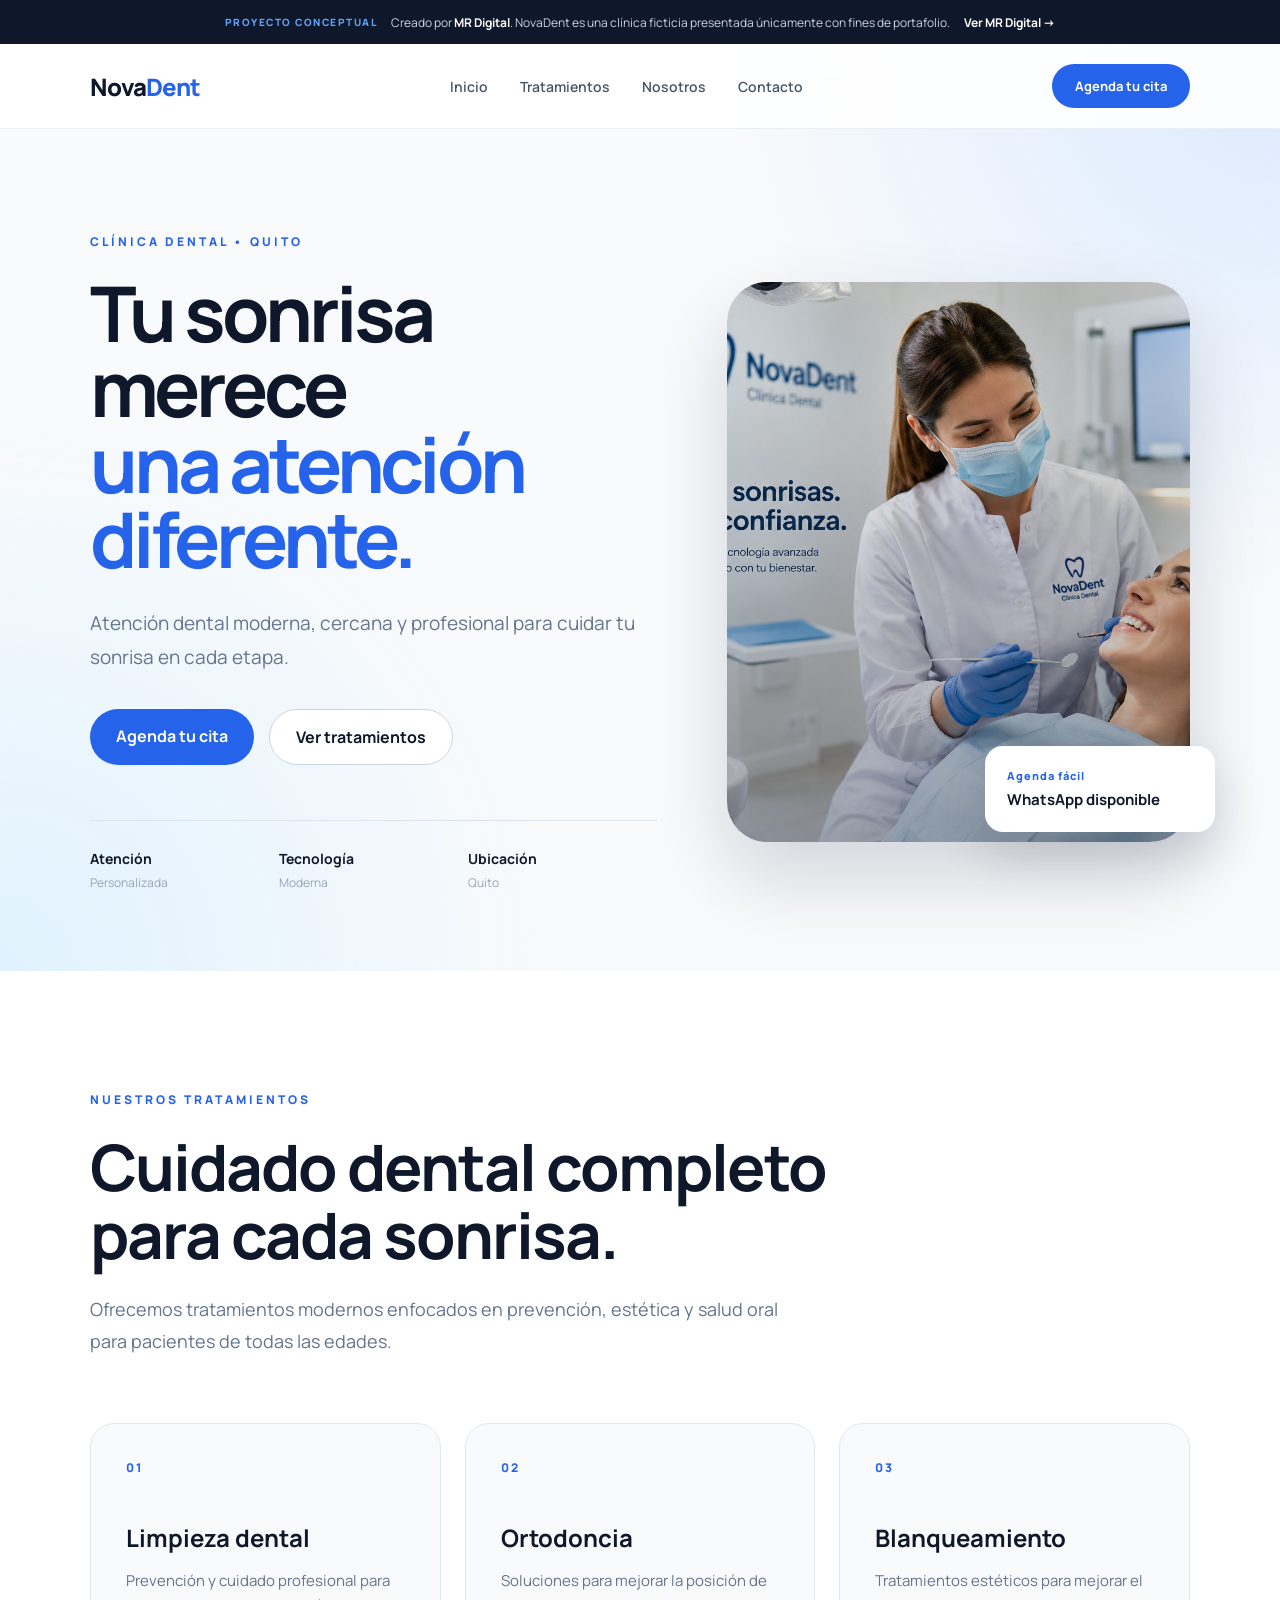
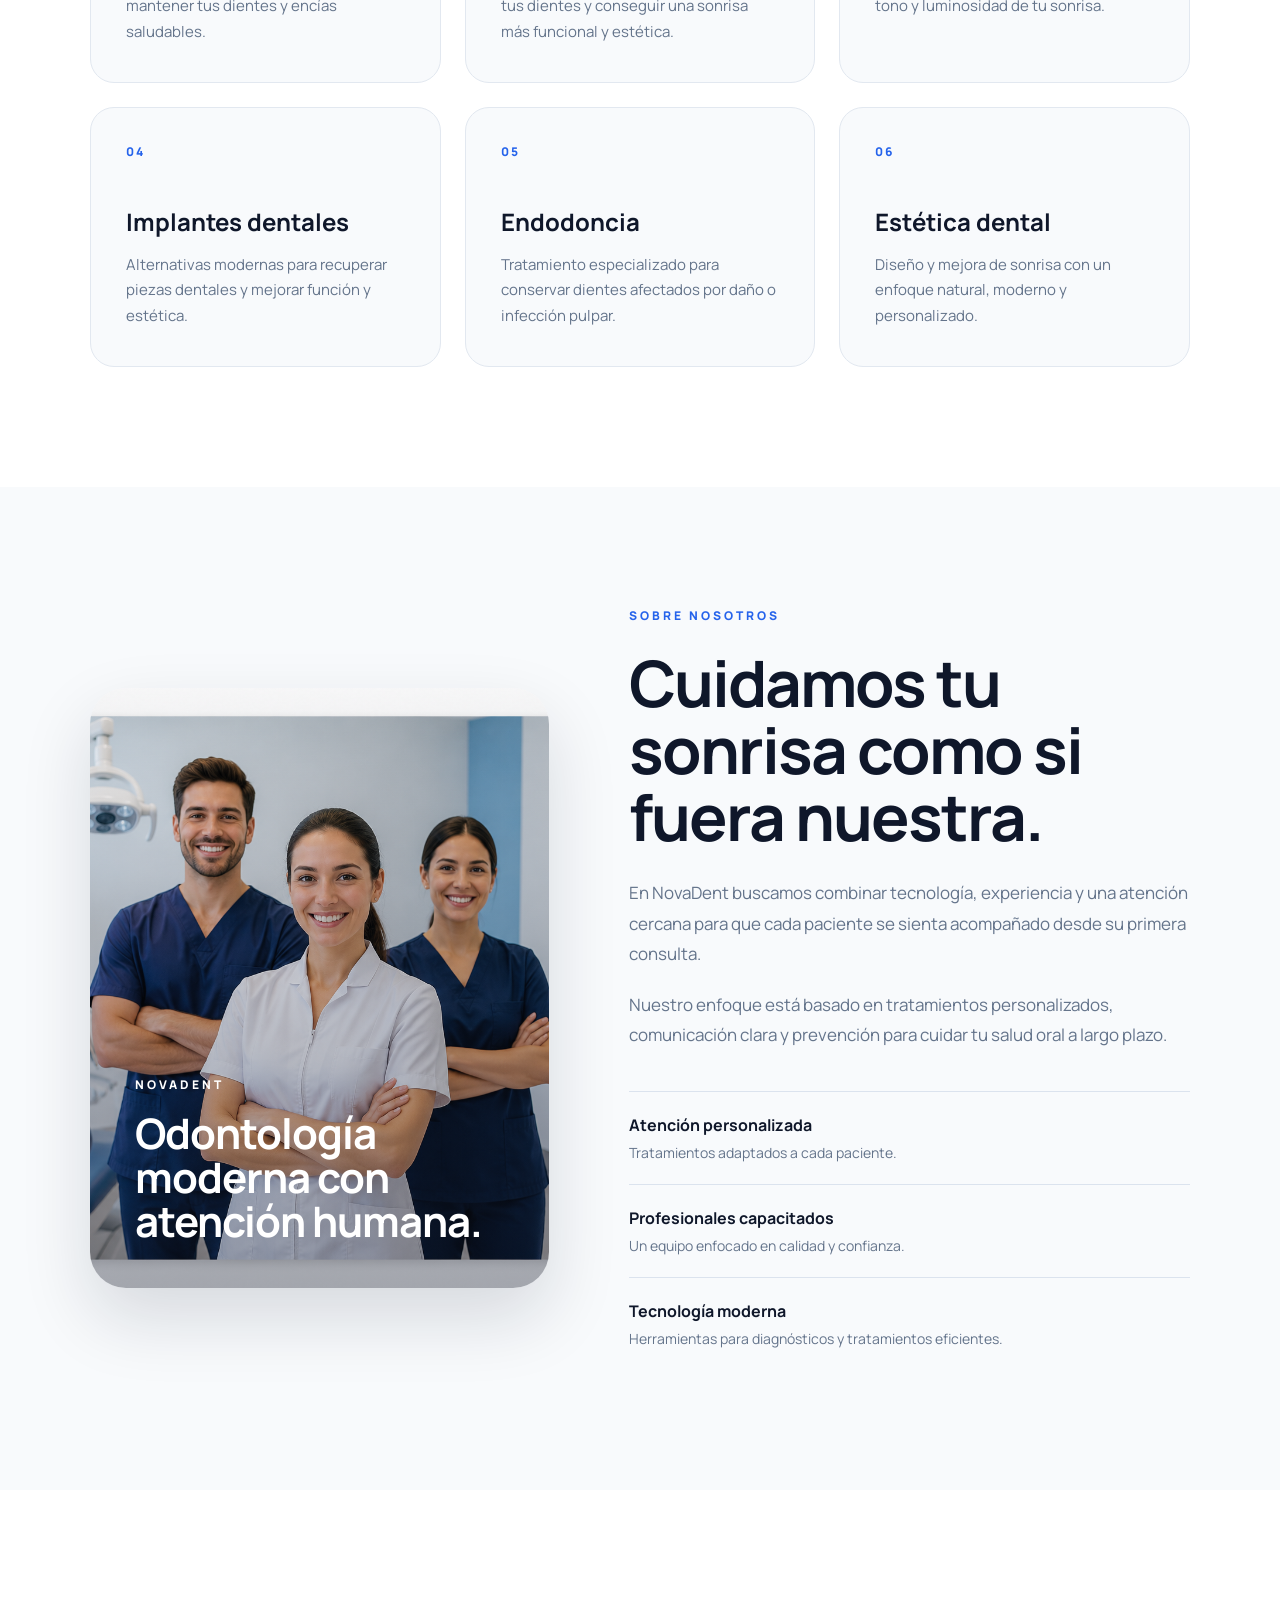
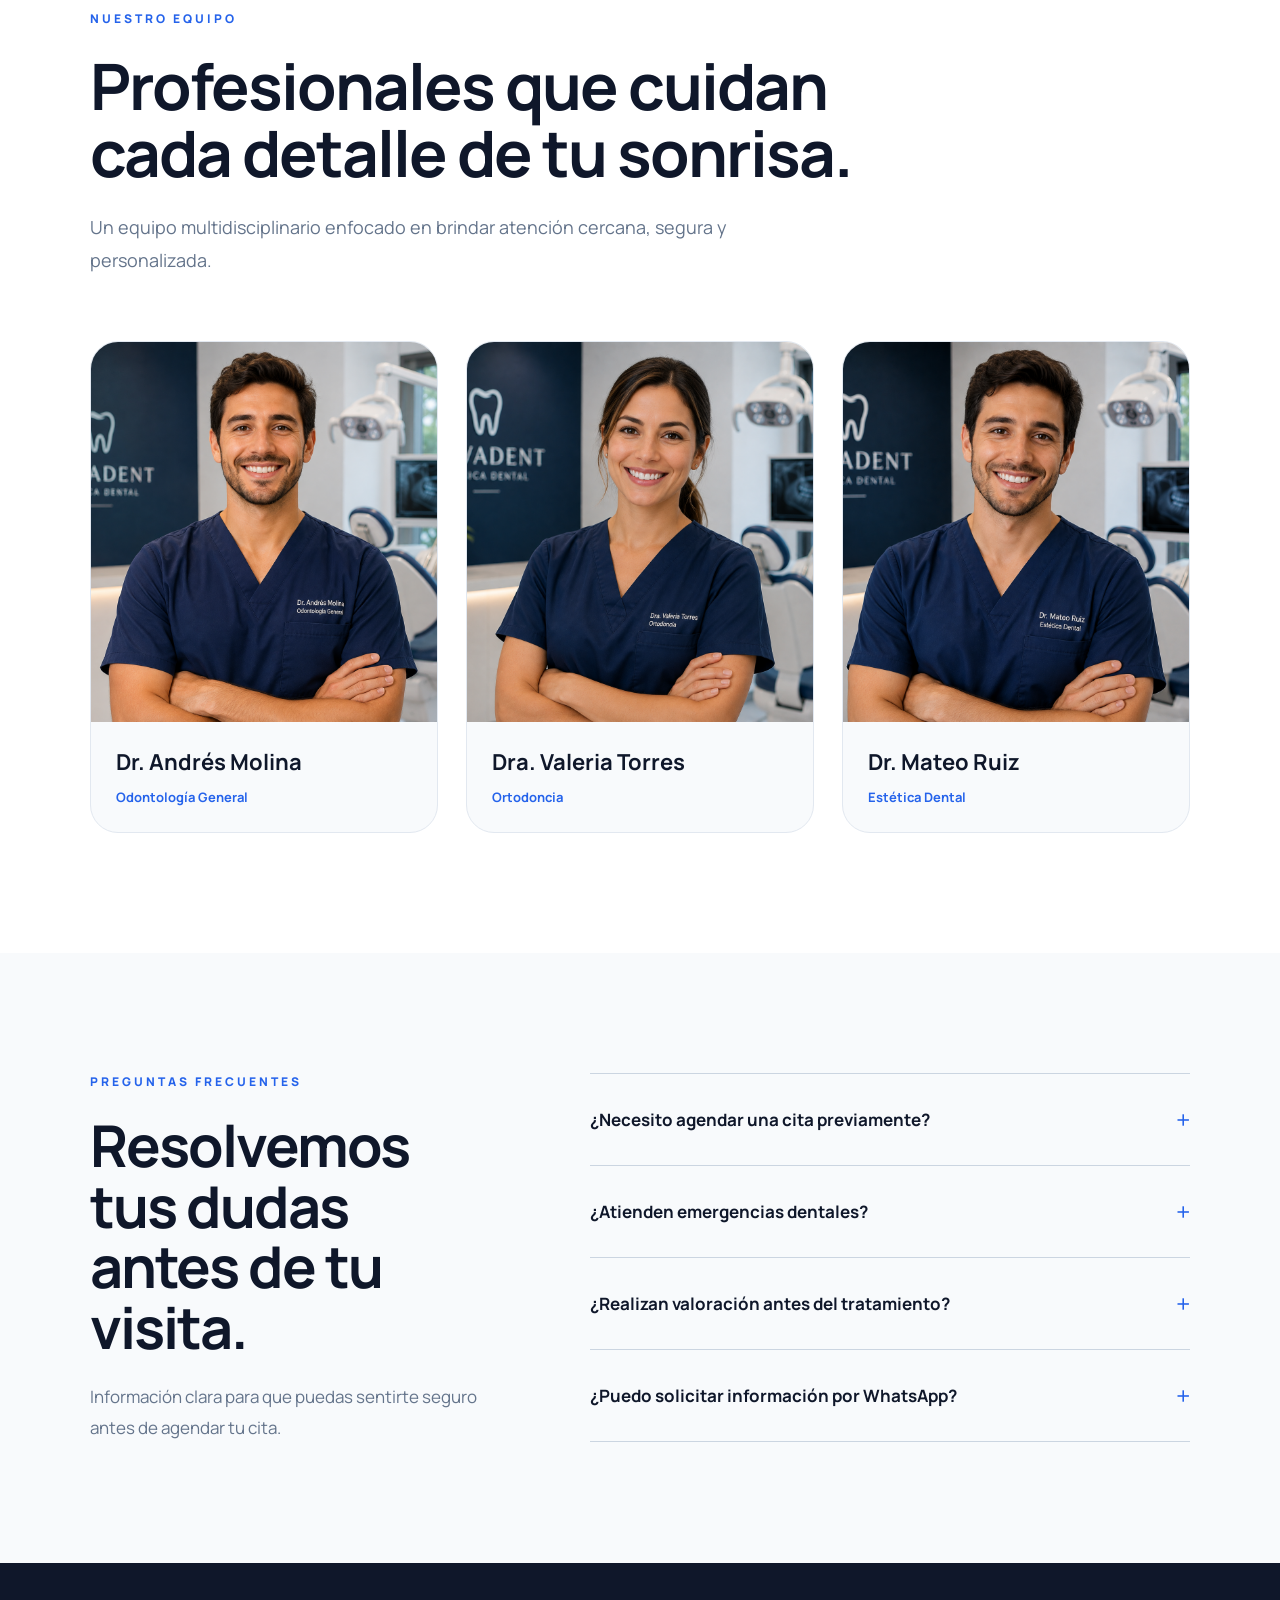
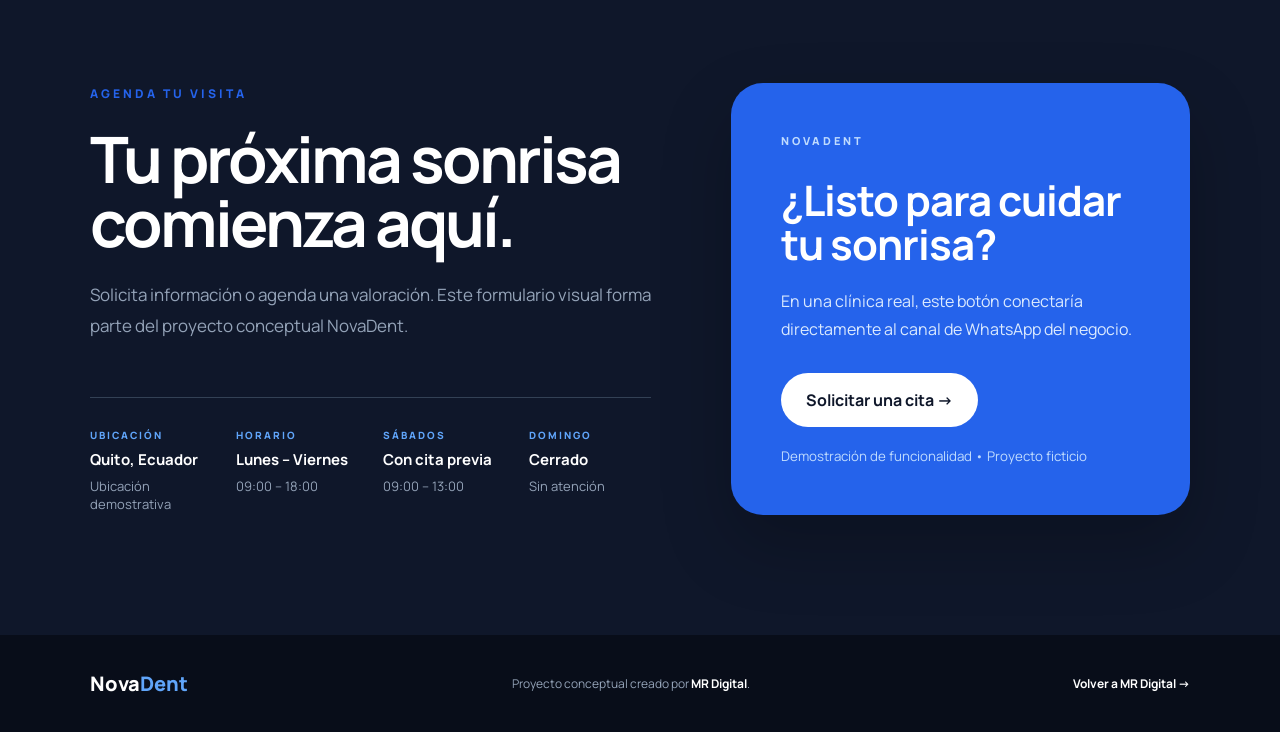
<file: clinica-novadent.html>
<!DOCTYPE html>
<html lang="es">

<head>
    <meta charset="UTF-8">
    <meta name="viewport" content="width=device-width, initial-scale=1.0">

    <title>NovaDent | Clínica Dental</title>

    <link rel="stylesheet" href="style.css">

    <link rel="preconnect" href="https://fonts.googleapis.com">
    <link rel="preconnect" href="https://fonts.gstatic.com" crossorigin>

    <link href="https://fonts.googleapis.com/css2?family=Manrope:wght@400;500;600;700;800&display=swap"
        rel="stylesheet">
</head>

<body class="clinica-page">

    <!-- AVISO DE PROYECTO CONCEPTUAL -->

    <div class="aviso-conceptual">
        <span>PROYECTO CONCEPTUAL</span>

        <p>
            Creado por <strong>MR Digital</strong>. NovaDent es una clínica ficticia
            presentada únicamente con fines de portafolio.
        </p>

        <a href="index.html">
            Ver MR Digital →
        </a>
    </div>

    <!-- HEADER CLÍNICA -->

    <header class="clinica-header">

        <a href="#inicio-clinica" class="clinica-logo">
            Nova<span>Dent</span>
        </a>

        <nav class="clinica-menu">
            <a href="#inicio-clinica">Inicio</a>
            <a href="#tratamientos">Tratamientos</a>
            <a href="#nosotros">Nosotros</a>
            <a href="#contacto-clinica">Contacto</a>
        </nav>

        <a href="#contacto-clinica" class="clinica-btn-header">
            Agenda tu cita
        </a>

    </header>


    <main>

        <!-- HERO -->

        <section class="clinica-hero" id="inicio-clinica">

            <div class="clinica-hero-texto">

                <p class="clinica-etiqueta">
                    CLÍNICA DENTAL • QUITO
                </p>

                <h1>
                    Tu sonrisa merece
                    <span>una atención diferente.</span>
                </h1>

                <p class="clinica-descripcion">
                    Atención dental moderna, cercana y profesional
                    para cuidar tu sonrisa en cada etapa.
                </p>

                <div class="clinica-botones">

                    <a href="#contacto-clinica" class="clinica-btn-principal">
                        Agenda tu cita
                    </a>

                    <a href="#tratamientos" class="clinica-btn-secundario">
                        Ver tratamientos
                    </a>

                </div>

                <div class="clinica-confianza">

                    <div>
                        <strong>Atención</strong>
                        <span>Personalizada</span>
                    </div>

                    <div>
                        <strong>Tecnología</strong>
                        <span>Moderna</span>
                    </div>

                    <div>
                        <strong>Ubicación</strong>
                        <span>Quito</span>
                    </div>

                </div>

            </div>


            <div class="clinica-hero-visual">

                <div class="clinica-foto-demo">

                </div>

                <div class="clinica-mini-card">
                    <span>Agenda fácil</span>
                    <strong>WhatsApp disponible</strong>
                </div>

            </div>

        </section>

        <!-- =========================
     TRATAMIENTOS
========================= -->

        <section class="clinica-tratamientos" id="tratamientos">

            <div class="tratamientos-encabezado">

                <p class="clinica-etiqueta">
                    NUESTROS TRATAMIENTOS
                </p>

                <h2>
                    Cuidado dental completo
                    para cada sonrisa.
                </h2>

                <p>
                    Ofrecemos tratamientos modernos enfocados en prevención,
                    estética y salud oral para pacientes de todas las edades.
                </p>

            </div>


            <div class="tratamientos-grid">

                <article class="tratamiento-card">
                    <span>01</span>
                    <h3>Limpieza dental</h3>
                    <p>
                        Prevención y cuidado profesional para mantener
                        tus dientes y encías saludables.
                    </p>
                </article>


                <article class="tratamiento-card">
                    <span>02</span>
                    <h3>Ortodoncia</h3>
                    <p>
                        Soluciones para mejorar la posición de tus dientes
                        y conseguir una sonrisa más funcional y estética.
                    </p>
                </article>


                <article class="tratamiento-card">
                    <span>03</span>
                    <h3>Blanqueamiento</h3>
                    <p>
                        Tratamientos estéticos para mejorar el tono
                        y luminosidad de tu sonrisa.
                    </p>
                </article>


                <article class="tratamiento-card">
                    <span>04</span>
                    <h3>Implantes dentales</h3>
                    <p>
                        Alternativas modernas para recuperar piezas dentales
                        y mejorar función y estética.
                    </p>
                </article>


                <article class="tratamiento-card">
                    <span>05</span>
                    <h3>Endodoncia</h3>
                    <p>
                        Tratamiento especializado para conservar dientes
                        afectados por daño o infección pulpar.
                    </p>
                </article>


                <article class="tratamiento-card">
                    <span>06</span>
                    <h3>Estética dental</h3>
                    <p>
                        Diseño y mejora de sonrisa con un enfoque
                        natural, moderno y personalizado.
                    </p>
                </article>

            </div>

        </section>

        <!-- =========================
     NOSOTROS
========================= -->

        <section class="clinica-nosotros" id="nosotros">

            <div class="nosotros-visual">

                <div class="nosotros-imagen-demo">

                    <span>NOVADENT</span>

                    <h3>
                        Odontología moderna
                        con atención humana.
                    </h3>

                </div>

            </div>


            <div class="nosotros-contenido">

                <p class="clinica-etiqueta">
                    SOBRE NOSOTROS
                </p>

                <h2>
                    Cuidamos tu sonrisa
                    como si fuera nuestra.
                </h2>

                <p>
                    En NovaDent buscamos combinar tecnología, experiencia
                    y una atención cercana para que cada paciente se sienta
                    acompañado desde su primera consulta.
                </p>

                <p>
                    Nuestro enfoque está basado en tratamientos personalizados,
                    comunicación clara y prevención para cuidar tu salud oral
                    a largo plazo.
                </p>

                <div class="nosotros-beneficios">

                    <div>
                        <strong>Atención personalizada</strong>
                        <span>Tratamientos adaptados a cada paciente.</span>
                    </div>

                    <div>
                        <strong>Profesionales capacitados</strong>
                        <span>Un equipo enfocado en calidad y confianza.</span>
                    </div>

                    <div>
                        <strong>Tecnología moderna</strong>
                        <span>Herramientas para diagnósticos y tratamientos eficientes.</span>
                    </div>

                </div>

            </div>

        </section>

        <!-- =========================
     EQUIPO
========================= -->

        <section class="clinica-equipo">

            <div class="equipo-encabezado">

                <p class="clinica-etiqueta">
                    NUESTRO EQUIPO
                </p>

                <h2>
                    Profesionales que cuidan
                    cada detalle de tu sonrisa.
                </h2>

                <p>
                    Un equipo multidisciplinario enfocado en brindar
                    atención cercana, segura y personalizada.
                </p>

            </div>


            <div class="equipo-grid">

                <article class="doctor-card">

                    <div class="doctor-foto doctor-andres"></div>

                    <div class="doctor-info">
                        <h3>Dr. Andrés Molina</h3>
                        <span>Odontología General</span>
                    </div>

                </article>


                <article class="doctor-card">

                    <div class="doctor-foto doctor-valeria"></div>

                    <div class="doctor-info">
                        <h3>Dra. Valeria Torres</h3>
                        <span>Ortodoncia</span>
                    </div>

                </article>


                <article class="doctor-card">

                    <div class="doctor-foto doctor-mateo"></div>

                    <div class="doctor-info">
                        <h3>Dr. Mateo Ruiz</h3>
                        <span>Estética Dental</span>
                    </div>

                </article>

            </div>

        </section>
        <!-- =========================
     PREGUNTAS FRECUENTES
========================= -->

        <section class="clinica-faq">

            <div class="faq-encabezado">

                <p class="clinica-etiqueta">
                    PREGUNTAS FRECUENTES
                </p>

                <h2>
                    Resolvemos tus dudas
                    antes de tu visita.
                </h2>

                <p>
                    Información clara para que puedas sentirte seguro
                    antes de agendar tu cita.
                </p>

            </div>


            <div class="faq-lista">

                <details class="faq-item">
                    <summary>
                        ¿Necesito agendar una cita previamente?
                        <span>+</span>
                    </summary>

                    <p>
                        Sí. Recomendamos reservar tu cita para poder brindarte
                        una atención organizada y personalizada.
                    </p>
                </details>


                <details class="faq-item">
                    <summary>
                        ¿Atienden emergencias dentales?
                        <span>+</span>
                    </summary>

                    <p>
                        La disponibilidad para emergencias dependerá del horario
                        y de la agenda del equipo profesional.
                    </p>
                </details>


                <details class="faq-item">
                    <summary>
                        ¿Realizan valoración antes del tratamiento?
                        <span>+</span>
                    </summary>

                    <p>
                        Sí. Una valoración inicial permite conocer las necesidades
                        del paciente y definir el tratamiento adecuado.
                    </p>
                </details>


                <details class="faq-item">
                    <summary>
                        ¿Puedo solicitar información por WhatsApp?
                        <span>+</span>
                    </summary>

                    <p>
                        Sí. Puedes utilizar nuestro canal de WhatsApp para solicitar
                        información y consultar disponibilidad.
                    </p>
                </details>

            </div>

        </section>

        <!-- =========================
     CONTACTO Y AGENDA
========================= -->

        <section class="clinica-contacto" id="contacto-clinica">

            <div class="contacto-clinica-contenido">

                <p class="clinica-etiqueta">
                    AGENDA TU VISITA
                </p>

                <h2>
                    Tu próxima sonrisa
                    comienza aquí.
                </h2>

                <p class="contacto-intro">
                    Solicita información o agenda una valoración.
                    Este formulario visual forma parte del proyecto conceptual NovaDent.
                </p>

                <div class="contacto-datos">

                    <div>
                        <span>UBICACIÓN</span>
                        <strong>Quito, Ecuador</strong>
                        <p>Ubicación demostrativa</p>
                    </div>

                    <div>
                        <span>HORARIO</span>
                        <strong>Lunes – Viernes</strong>
                        <p>09:00 – 18:00</p>
                    </div>

                    <div>
                        <span>SÁBADOS</span>
                        <strong>Con cita previa</strong>
                        <p>09:00 – 13:00</p>
                    </div>

                    <div>
                        <span>DOMINGO</span>
                        <strong>Cerrado</strong>
                        <p>Sin atención</p>
                    </div>

                </div>

            </div>


            <div class="contacto-clinica-card">

                <span class="contacto-card-etiqueta">
                    NOVADENT
                </span>

                <h3>
                    ¿Listo para cuidar
                    tu sonrisa?
                </h3>

                <p>
                    En una clínica real, este botón conectaría directamente
                    al canal de WhatsApp del negocio.
                </p>

                <a href="#" class="contacto-demo-btn">
                    Solicitar una cita →
                </a>

                <small>
                    Demostración de funcionalidad • Proyecto ficticio
                </small>

            </div>

        </section>


        <!-- FOOTER -->

        <footer class="clinica-footer">

            <div class="clinica-footer-logo">
                Nova<span>Dent</span>
            </div>

            <p>
                Proyecto conceptual creado por
                <strong>MR Digital</strong>.
            </p>

            <a href="index.html">
                Volver a MR Digital →
            </a>

        </footer>

    </main>

</body>

</html>
</file>
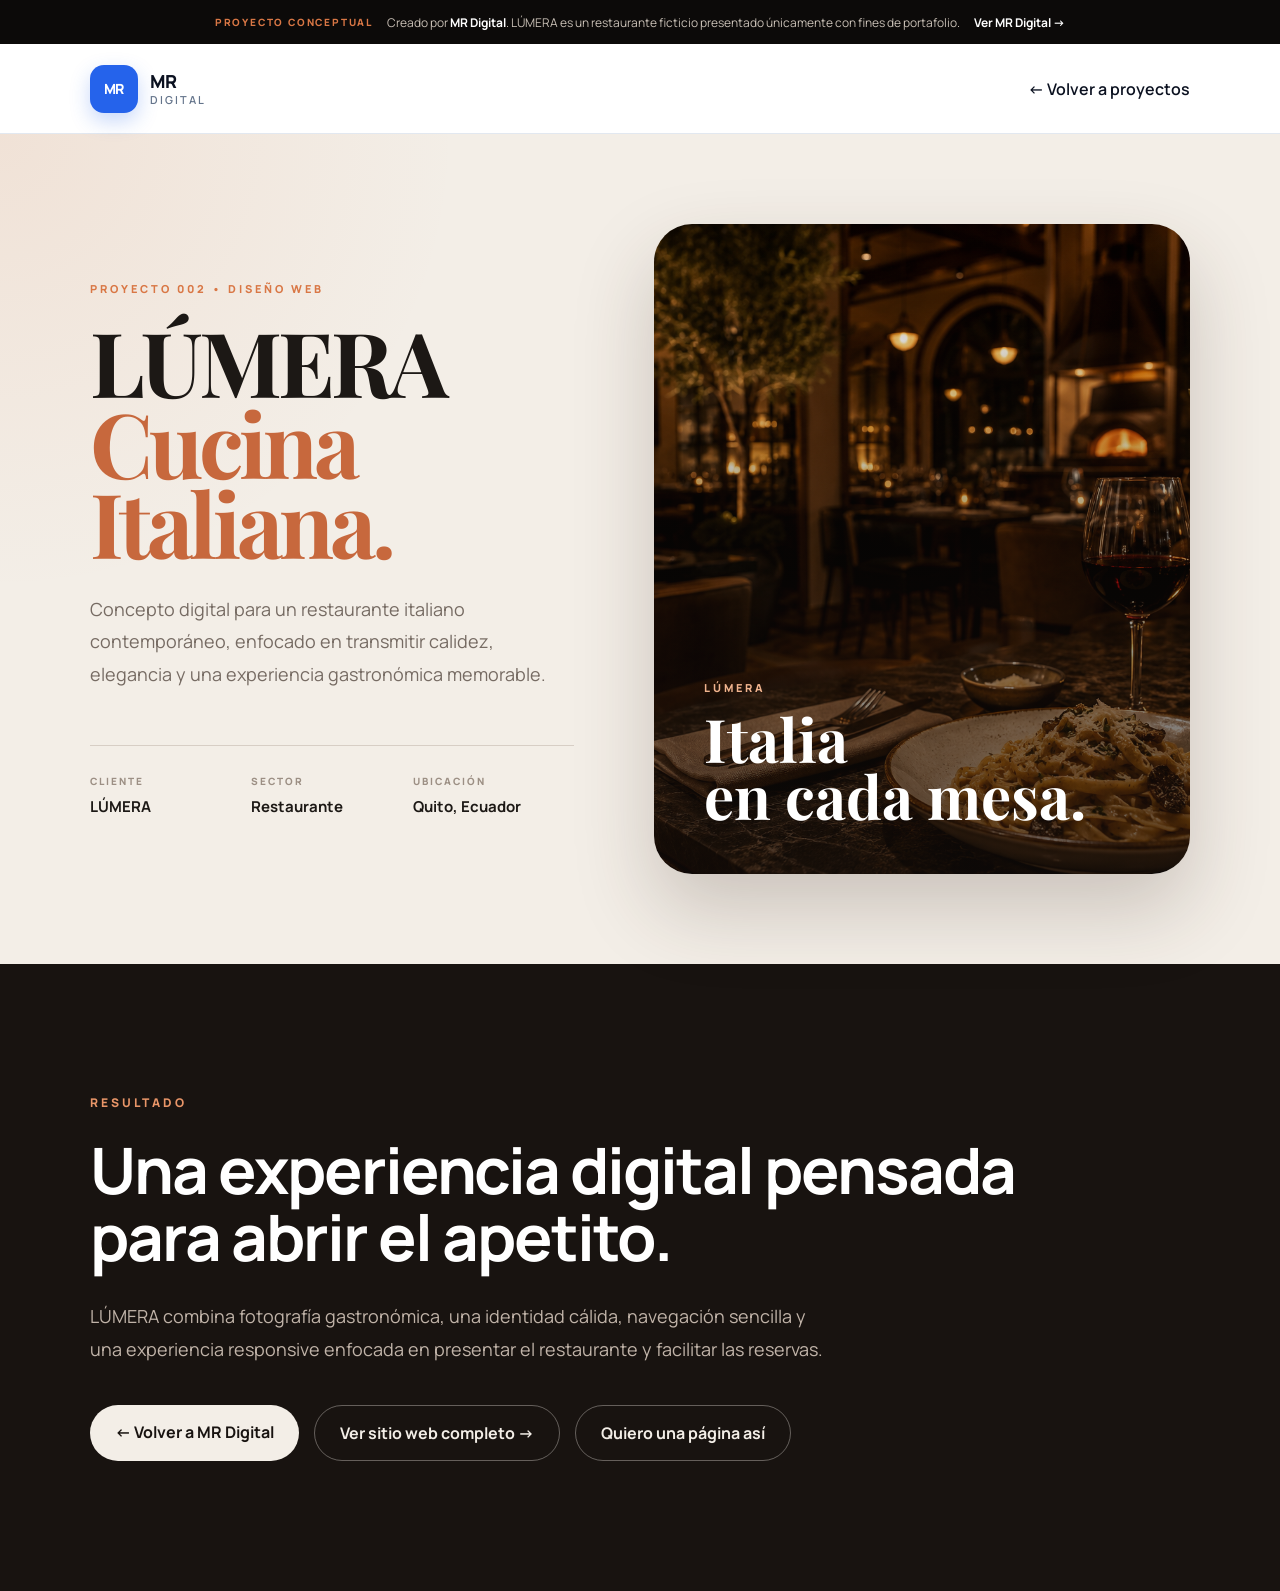
<file: lumera-proyecto.html>
<!DOCTYPE html>
<html lang="es">

<head>
    <meta charset="UTF-8">
    <meta name="viewport" content="width=device-width, initial-scale=1.0">

    <title>LÚMERA | Proyecto MR Digital</title>

    <link rel="stylesheet" href="style.css">

    <link rel="preconnect" href="https://fonts.googleapis.com">
    <link rel="preconnect" href="https://fonts.gstatic.com" crossorigin>

    <link
        href="https://fonts.googleapis.com/css2?family=Manrope:wght@400;500;600;700;800&family=Playfair+Display:wght@500;600;700&display=swap"
        rel="stylesheet">
</head>

<body class="pagina-lumera-proyecto">

    <div class="lumera-aviso">
        <span>PROYECTO CONCEPTUAL</span>

        <p>
            Creado por <strong>MR Digital</strong>. LÚMERA es un restaurante ficticio
            presentado únicamente con fines de portafolio.
        </p>

        <a href="index.html">
            Ver MR Digital →
        </a>
    </div>


    <header class="proyecto-header">

        <a href="index.html" class="proyecto-logo">
            <div class="logo-icon">MR</div>

            <div class="logo-texto">
                <strong>MR</strong>
                <span>DIGITAL</span>
            </div>
        </a>

        <a href="index.html#proyectos" class="volver-proyectos">
            ← Volver a proyectos
        </a>

    </header>


    <main>

        <section class="lumera-proyecto-hero">

            <div class="lumera-proyecto-info">

                <p class="lumera-etiqueta">
                    PROYECTO 002 • DISEÑO WEB
                </p>

                <h1>
                    LÚMERA
                    <span>Cucina Italiana.</span>
                </h1>

                <p class="lumera-proyecto-descripcion">
                    Concepto digital para un restaurante italiano contemporáneo,
                    enfocado en transmitir calidez, elegancia y una experiencia
                    gastronómica memorable.
                </p>

                <div class="lumera-proyecto-datos">

                    <div>
                        <span>CLIENTE</span>
                        <strong>LÚMERA</strong>
                    </div>

                    <div>
                        <span>SECTOR</span>
                        <strong>Restaurante</strong>
                    </div>

                    <div>
                        <span>UBICACIÓN</span>
                        <strong>Quito, Ecuador</strong>
                    </div>

                </div>

            </div>


            <div class="lumera-proyecto-visual">

                <div class="lumera-proyecto-imagen">

                    <span>LÚMERA</span>

                    <h2>
                        Italia<br>
                        en cada mesa.
                    </h2>

                </div>

            </div>

        </section>


        <section class="resultado-final lumera-resultado">

            <div class="resultado-contenido">

                <p class="proyecto-etiqueta">
                    RESULTADO
                </p>

                <h2>
                    Una experiencia digital pensada
                    para abrir el apetito.
                </h2>

                <p>
                    LÚMERA combina fotografía gastronómica, una identidad cálida,
                    navegación sencilla y una experiencia responsive enfocada
                    en presentar el restaurante y facilitar las reservas.
                </p>

                <div class="resultado-botones">

                    <a href="index.html#proyectos" class="resultado-btn-principal">
                        ← Volver a MR Digital
                    </a>

                    <a href="lumera.html" class="resultado-btn-secundario">
                        Ver sitio web completo →
                    </a>

                    <a href="index.html#contacto" class="resultado-btn-secundario">
                        Quiero una página así
                    </a>

                </div>

            </div>

        </section>

    </main>

</body>

</html>
</file>
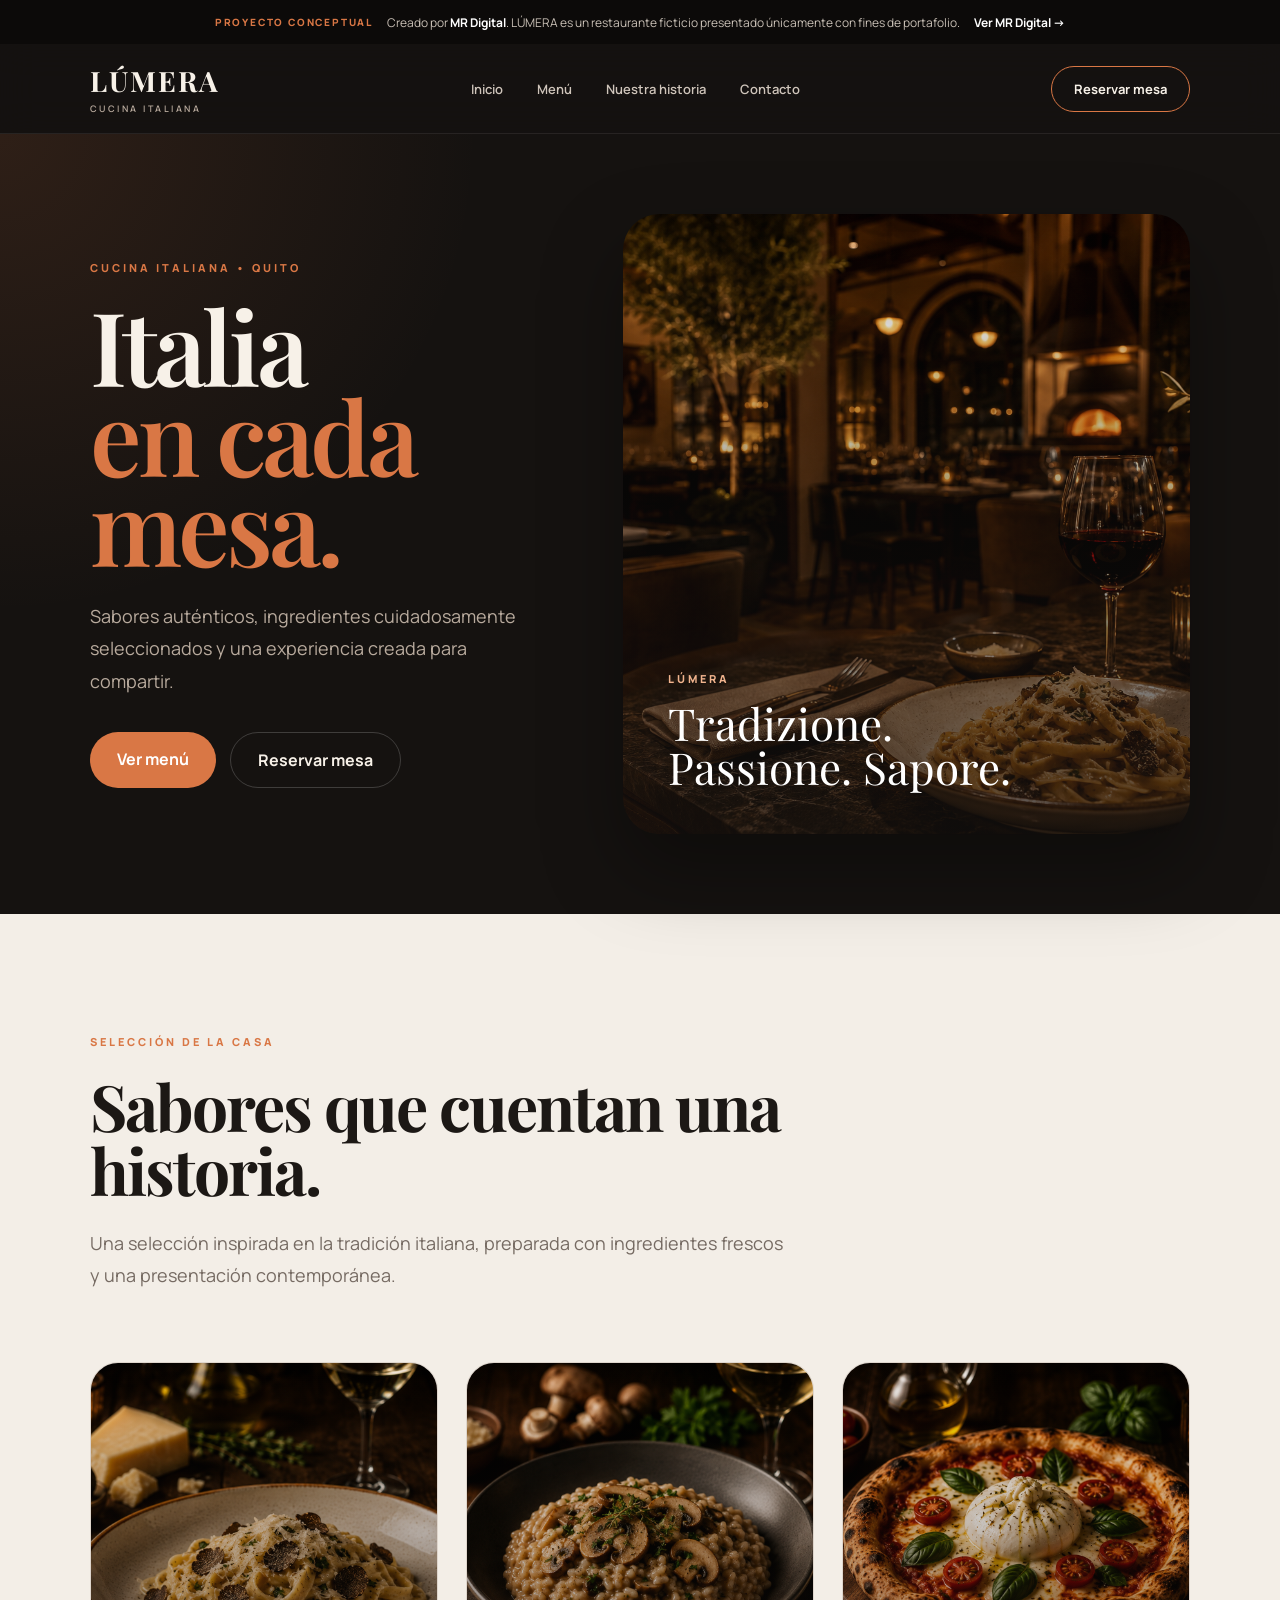
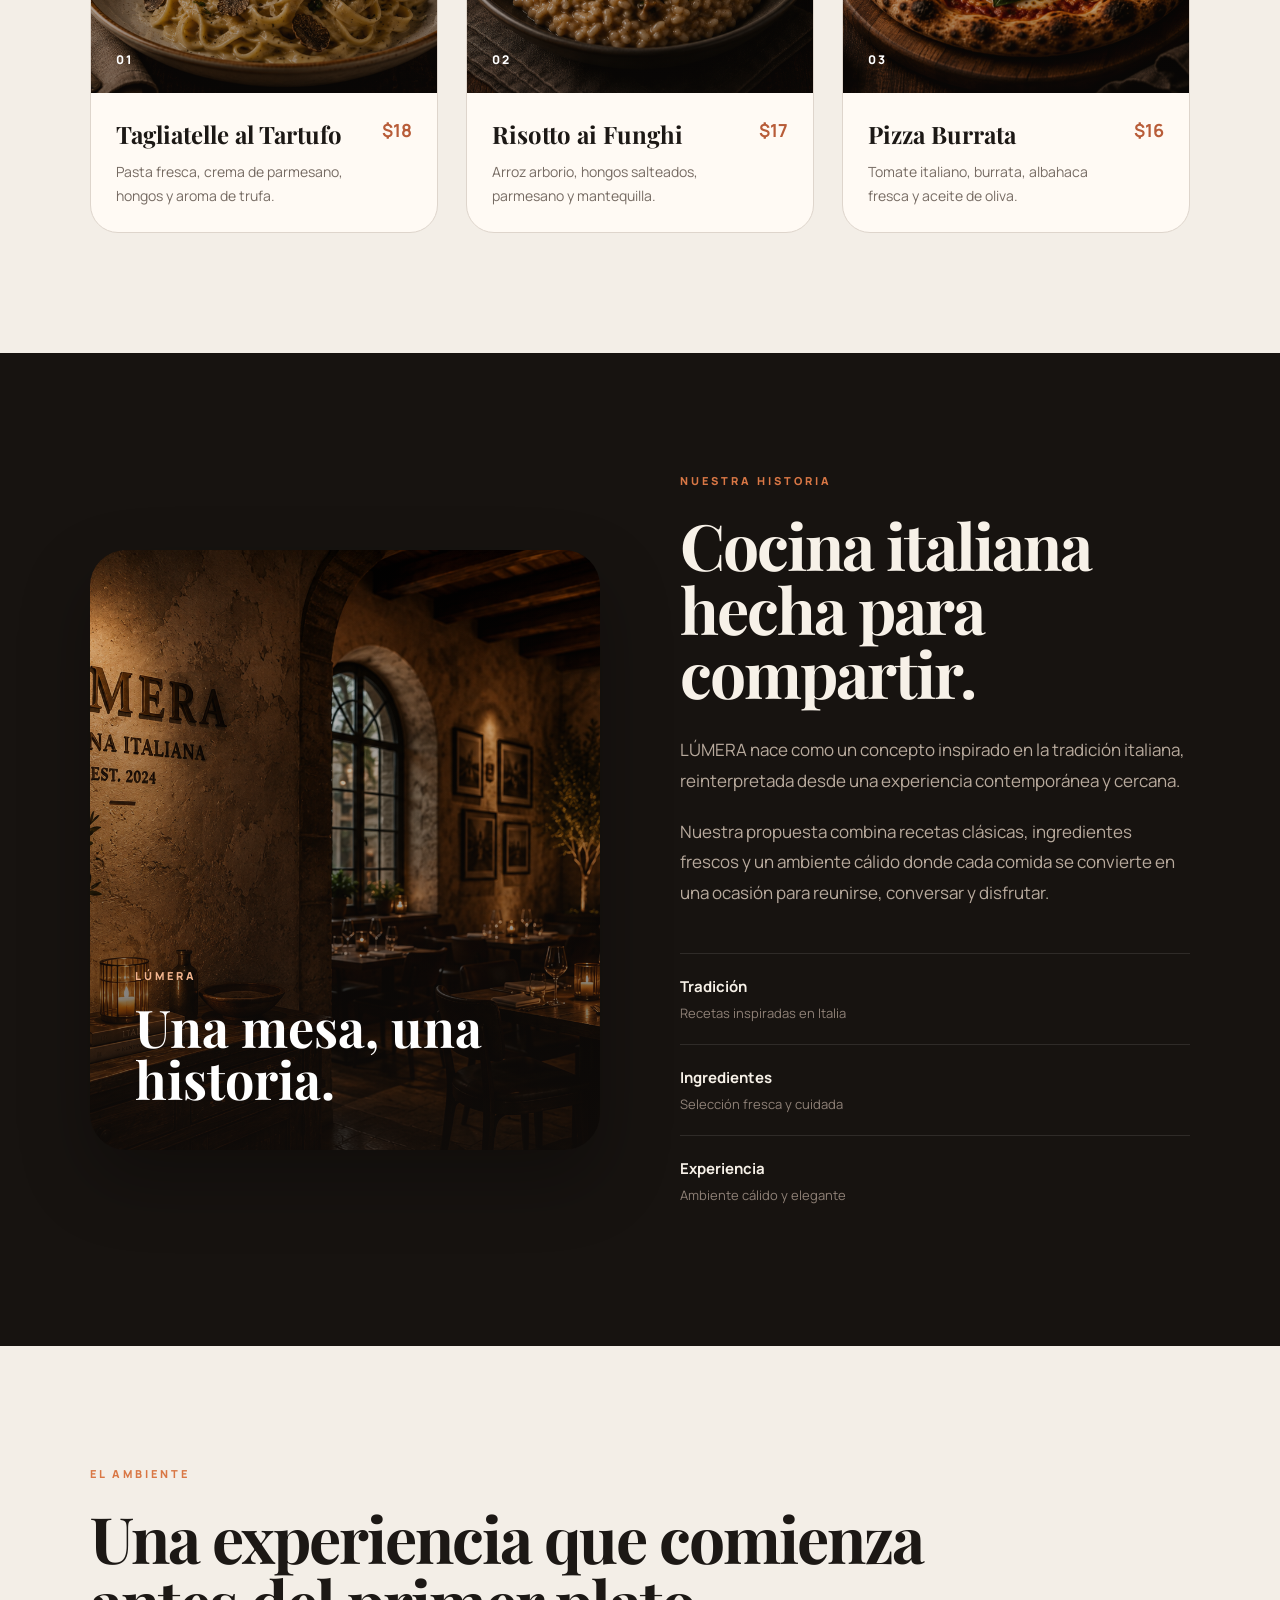
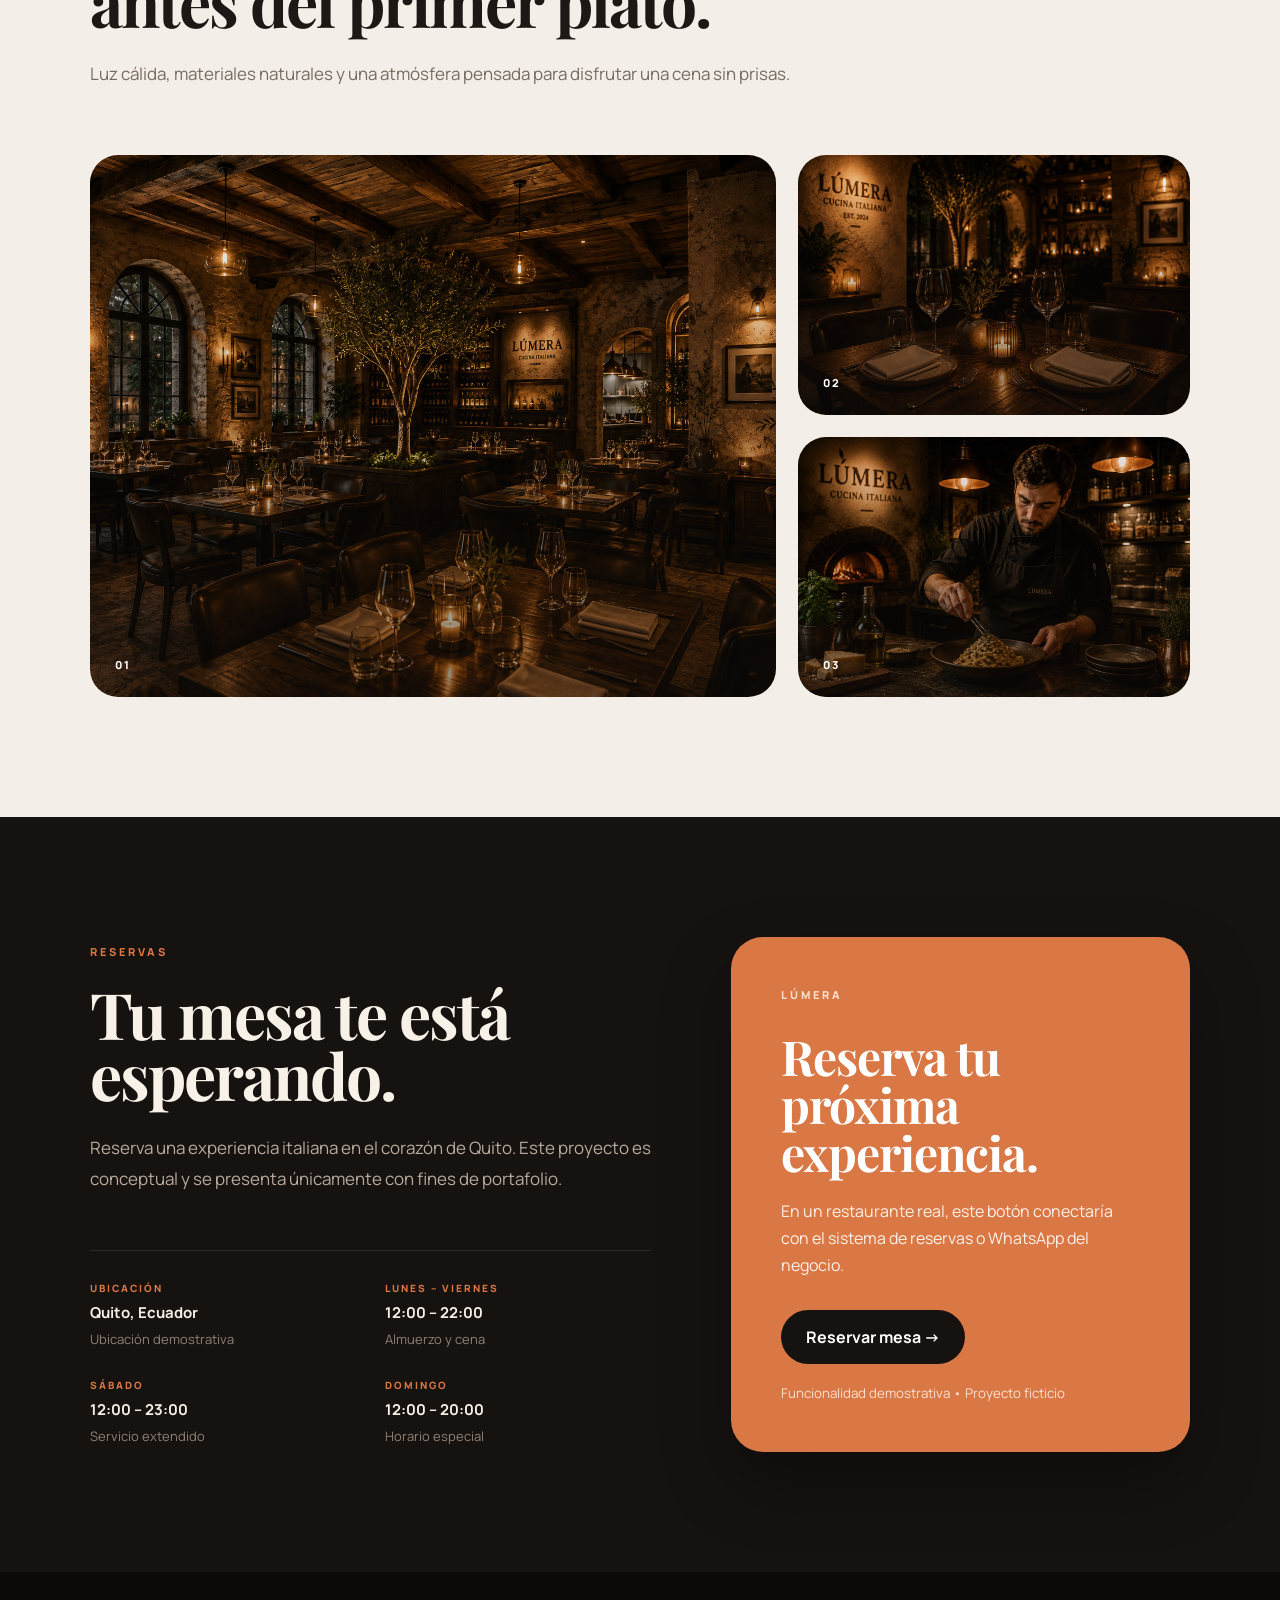
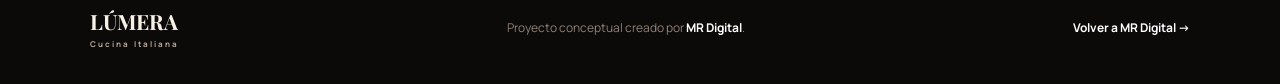
<file: lumera.html>
<!DOCTYPE html>
<html lang="es">

<head>
    <meta charset="UTF-8">
    <meta name="viewport" content="width=device-width, initial-scale=1.0">

    <title>LÚMERA | Cucina Italiana</title>

    <link rel="stylesheet" href="style.css">

    <link rel="preconnect" href="https://fonts.googleapis.com">
    <link rel="preconnect" href="https://fonts.gstatic.com" crossorigin>

    <link
        href="https://fonts.googleapis.com/css2?family=Manrope:wght@400;500;600;700;800&family=Playfair+Display:wght@500;600;700&display=swap"
        rel="stylesheet">
</head>

<body class="lumera-page">

    <!-- AVISO PORTAFOLIO -->

    <div class="lumera-aviso">
        <span>PROYECTO CONCEPTUAL</span>

        <p>
            Creado por <strong>MR Digital</strong>. LÚMERA es un restaurante ficticio
            presentado únicamente con fines de portafolio.
        </p>

        <a href="index.html">
            Ver MR Digital →
        </a>
    </div>


    <!-- HEADER -->

    <header class="lumera-header">

        <a href="#inicio-lumera" class="lumera-logo">
            LÚMERA
            <span>Cucina Italiana</span>
        </a>

        <nav class="lumera-menu">
            <a href="#inicio-lumera">Inicio</a>
            <a href="#menu-lumera">Menú</a>
            <a href="#historia-lumera">Nuestra historia</a>
            <a href="#contacto-lumera">Contacto</a>
        </nav>

        <a href="#contacto-lumera" class="lumera-reserva">
            Reservar mesa
        </a>

    </header>


    <main>

        <!-- HERO -->

        <section class="lumera-hero" id="inicio-lumera">

            <div class="lumera-hero-contenido">

                <p class="lumera-etiqueta">
                    CUCINA ITALIANA • QUITO
                </p>

                <h1>
                    Italia
                    <span>en cada mesa.</span>
                </h1>

                <p class="lumera-descripcion">
                    Sabores auténticos, ingredientes cuidadosamente seleccionados
                    y una experiencia creada para compartir.
                </p>

                <div class="lumera-botones">

                    <a href="#menu-lumera" class="lumera-btn-principal">
                        Ver menú
                    </a>

                    <a href="#contacto-lumera" class="lumera-btn-secundario">
                        Reservar mesa
                    </a>

                </div>

            </div>


            <div class="lumera-hero-visual">

                <div class="lumera-imagen-demo">

                    <div class="lumera-imagen-texto">
                        <span>LÚMERA</span>

                        <p>
                            Tradizione.<br>
                            Passione. Sapore.
                        </p>
                    </div>

                </div>

            </div>

        </section>

        <!-- =========================
     PLATOS DESTACADOS
========================= -->

        <section class="lumera-menu-section" id="menu-lumera">

            <div class="lumera-menu-encabezado">

                <p class="lumera-etiqueta">
                    SELECCIÓN DE LA CASA
                </p>

                <h2>
                    Sabores que cuentan
                    una historia.
                </h2>

                <p>
                    Una selección inspirada en la tradición italiana,
                    preparada con ingredientes frescos y una presentación
                    contemporánea.
                </p>

            </div>


            <div class="lumera-platos-grid">

                <article class="lumera-plato-card">

                    <div class="lumera-plato-imagen plato-pasta">
                        <span>01</span>
                    </div>

                    <div class="lumera-plato-info">

                        <div>
                            <h3>Tagliatelle al Tartufo</h3>
                            <p>
                                Pasta fresca, crema de parmesano,
                                hongos y aroma de trufa.
                            </p>
                        </div>

                        <strong>$18</strong>

                    </div>

                </article>


                <article class="lumera-plato-card">

                    <div class="lumera-plato-imagen plato-risotto">
                        <span>02</span>
                    </div>

                    <div class="lumera-plato-info">

                        <div>
                            <h3>Risotto ai Funghi</h3>
                            <p>
                                Arroz arborio, hongos salteados,
                                parmesano y mantequilla.
                            </p>
                        </div>

                        <strong>$17</strong>

                    </div>

                </article>


                <article class="lumera-plato-card">

                    <div class="lumera-plato-imagen plato-pizza">
                        <span>03</span>
                    </div>

                    <div class="lumera-plato-info">

                        <div>
                            <h3>Pizza Burrata</h3>
                            <p>
                                Tomate italiano, burrata,
                                albahaca fresca y aceite de oliva.
                            </p>
                        </div>

                        <strong>$16</strong>

                    </div>

                </article>

            </div>

        </section>

        <!-- =========================
     NUESTRA HISTORIA
========================= -->

        <section class="lumera-historia" id="historia-lumera">

            <div class="lumera-historia-visual">

                <div class="lumera-historia-imagen">

                    <span>LÚMERA</span>

                    <h3>
                        Una mesa,
                        una historia.
                    </h3>

                </div>

            </div>


            <div class="lumera-historia-contenido">

                <p class="lumera-etiqueta">
                    NUESTRA HISTORIA
                </p>

                <h2>
                    Cocina italiana hecha
                    para compartir.
                </h2>

                <p>
                    LÚMERA nace como un concepto inspirado en la tradición italiana,
                    reinterpretada desde una experiencia contemporánea y cercana.
                </p>

                <p>
                    Nuestra propuesta combina recetas clásicas, ingredientes frescos
                    y un ambiente cálido donde cada comida se convierte en una ocasión
                    para reunirse, conversar y disfrutar.
                </p>

                <div class="lumera-historia-datos">

                    <div>
                        <strong>Tradición</strong>
                        <span>Recetas inspiradas en Italia</span>
                    </div>

                    <div>
                        <strong>Ingredientes</strong>
                        <span>Selección fresca y cuidada</span>
                    </div>

                    <div>
                        <strong>Experiencia</strong>
                        <span>Ambiente cálido y elegante</span>
                    </div>

                </div>

            </div>

        </section>

        <!-- =========================
     AMBIENTE
========================= -->

        <section class="lumera-ambiente">

            <div class="lumera-ambiente-encabezado">

                <p class="lumera-etiqueta">
                    EL AMBIENTE
                </p>

                <h2>
                    Una experiencia que
                    comienza antes del primer plato.
                </h2>

                <p>
                    Luz cálida, materiales naturales y una atmósfera pensada
                    para disfrutar una cena sin prisas.
                </p>

            </div>


            <div class="lumera-galeria">

                <div class="lumera-galeria-item galeria-grande">
                    <span>01</span>
                </div>

                <div class="lumera-galeria-item">
                    <span>02</span>
                </div>

                <div class="lumera-galeria-item">
                    <span>03</span>
                </div>

            </div>

        </section>

        <!-- =========================
     RESERVAS Y CONTACTO
========================= -->

        <section class="lumera-contacto" id="contacto-lumera">

            <div class="lumera-contacto-contenido">

                <p class="lumera-etiqueta">
                    RESERVAS
                </p>

                <h2>
                    Tu mesa te está esperando.
                </h2>

                <p>
                    Reserva una experiencia italiana en el corazón de Quito.
                    Este proyecto es conceptual y se presenta únicamente
                    con fines de portafolio.
                </p>

                <div class="lumera-contacto-datos">

                    <div>
                        <span>UBICACIÓN</span>
                        <strong>Quito, Ecuador</strong>
                        <p>Ubicación demostrativa</p>
                    </div>

                    <div>
                        <span>LUNES – VIERNES</span>
                        <strong>12:00 – 22:00</strong>
                        <p>Almuerzo y cena</p>
                    </div>

                    <div>
                        <span>SÁBADO</span>
                        <strong>12:00 – 23:00</strong>
                        <p>Servicio extendido</p>
                    </div>

                    <div>
                        <span>DOMINGO</span>
                        <strong>12:00 – 20:00</strong>
                        <p>Horario especial</p>
                    </div>

                </div>

            </div>


            <div class="lumera-reserva-card">

                <span>
                    LÚMERA
                </span>

                <h3>
                    Reserva tu próxima
                    experiencia.
                </h3>

                <p>
                    En un restaurante real, este botón conectaría
                    con el sistema de reservas o WhatsApp del negocio.
                </p>

                <a href="#" class="lumera-reserva-btn">
                    Reservar mesa →
                </a>

                <small>
                    Funcionalidad demostrativa • Proyecto ficticio
                </small>

            </div>

        </section>

    </main>


    <!-- =========================
     FOOTER
========================= -->

    <footer class="lumera-footer">

        <div class="lumera-footer-logo">
            LÚMERA
            <span>Cucina Italiana</span>
        </div>

        <p>
            Proyecto conceptual creado por
            <strong>MR Digital</strong>.
        </p>

        <a href="index.html">
            Volver a MR Digital →
        </a>

    </footer>

    </main>

</body>

</html>
</file>
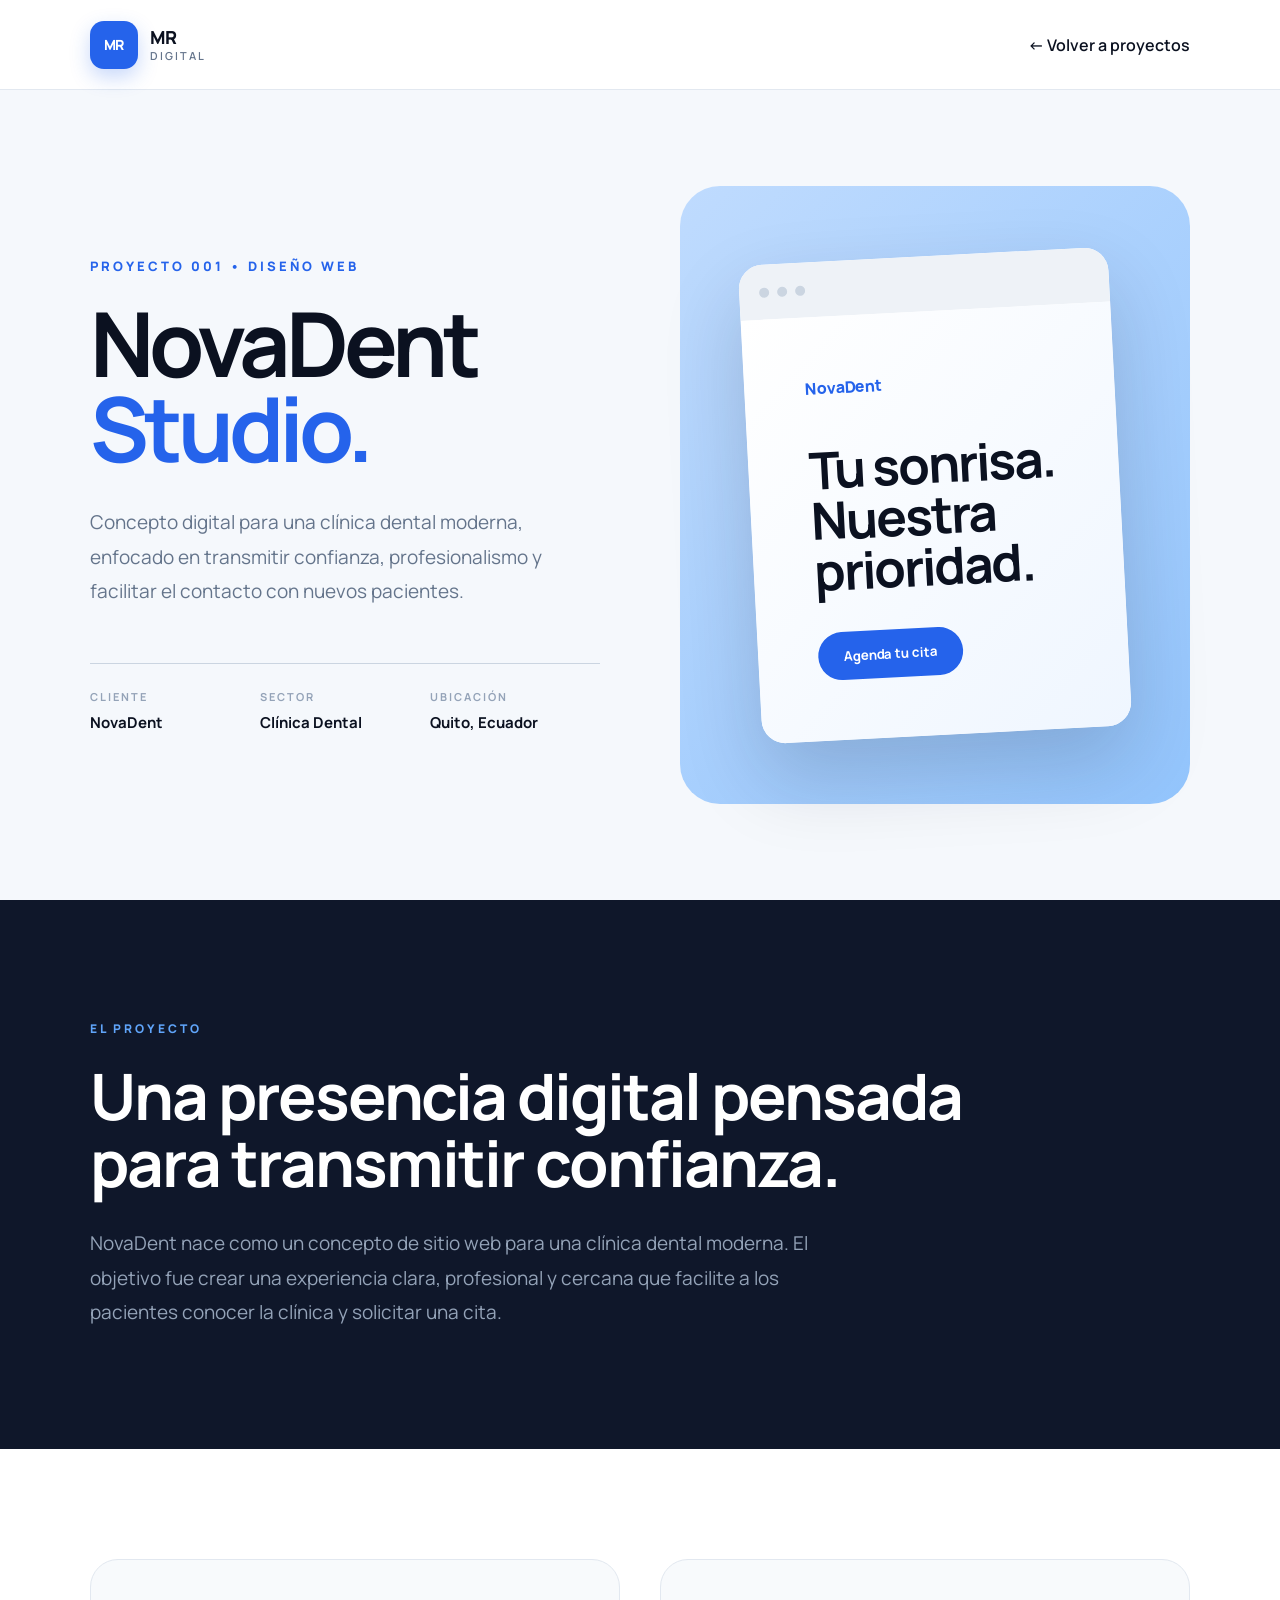
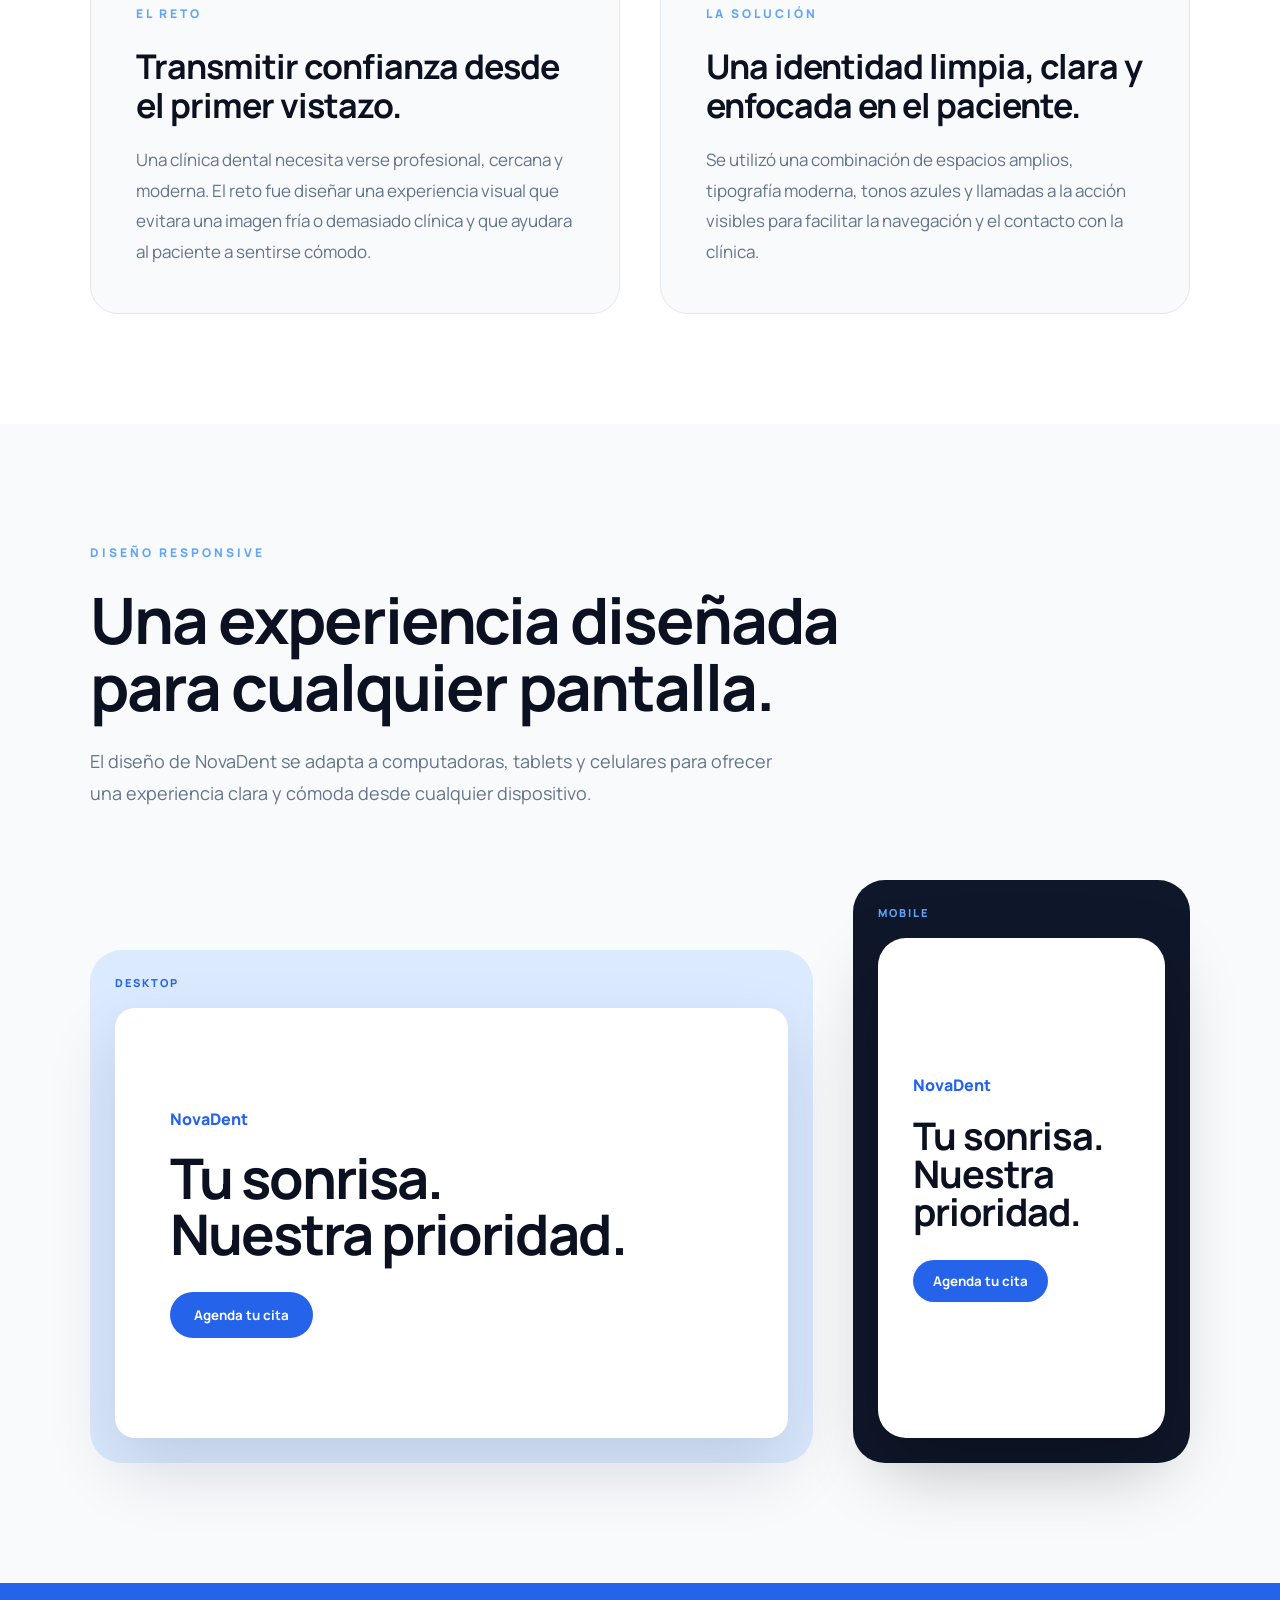
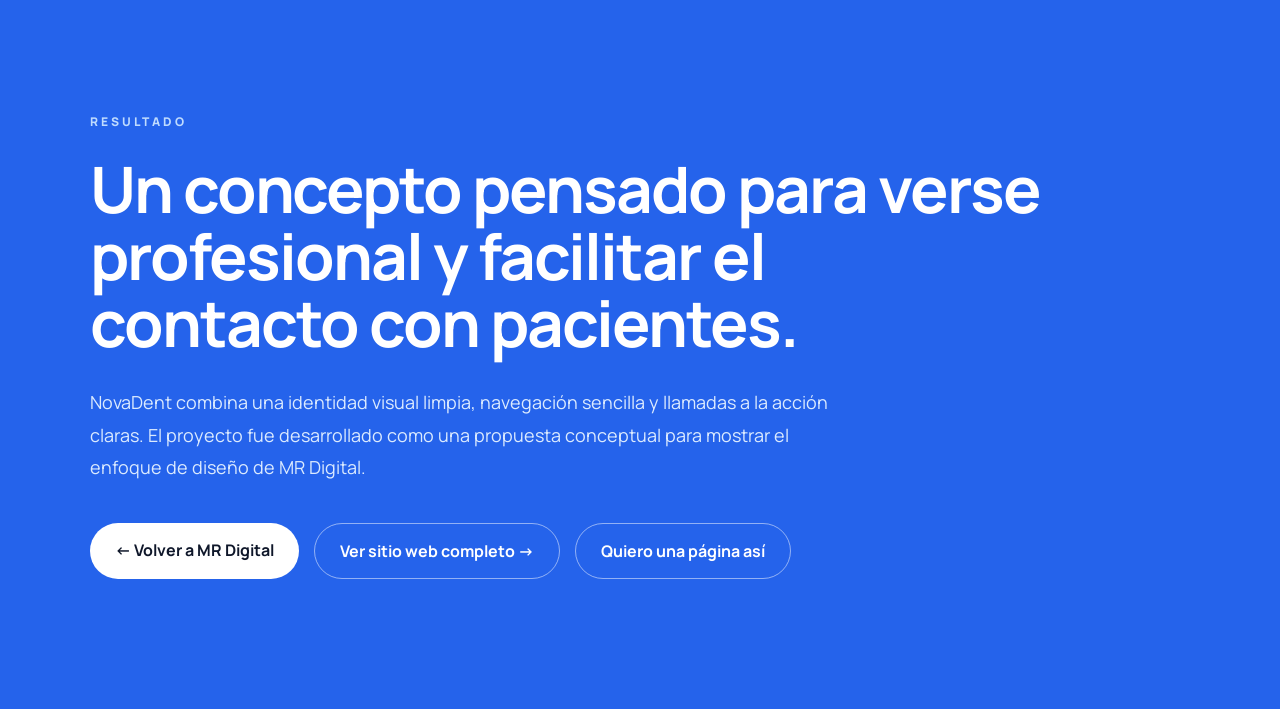
<file: novadent.html>
<!DOCTYPE html>
<html lang="es">

<head>
    <meta charset="UTF-8">
    <meta name="viewport" content="width=device-width, initial-scale=1.0">

    <title>NovaDent Studio | Proyecto MR Digital</title>

    <link rel="stylesheet" href="style.css">

    <link rel="preconnect" href="https://fonts.googleapis.com">
    <link rel="preconnect" href="https://fonts.gstatic.com" crossorigin>

    <link href="https://fonts.googleapis.com/css2?family=Manrope:wght@400;500;600;700;800&display=swap"
        rel="stylesheet">
</head>

<body class="pagina-proyecto">

    <!-- NAVEGACIÓN -->
    <header class="proyecto-header">

        <a href="index.html" class="proyecto-logo">
            <div class="logo-icon">MR</div>

            <div class="logo-texto">
                <strong>MR</strong>
                <span>DIGITAL</span>
            </div>
        </a>

        <a href="index.html#proyectos" class="volver-proyectos">
            ← Volver a proyectos
        </a>

    </header>


    <!-- HERO DEL PROYECTO -->
    <main>

        <section class="novadent-hero">

            <div class="novadent-info">

                <p class="novadent-etiqueta">
                    PROYECTO 001 • DISEÑO WEB
                </p>

                <h1>
                    NovaDent
                    <span>Studio.</span>
                </h1>

                <p class="novadent-descripcion">
                    Concepto digital para una clínica dental moderna,
                    enfocado en transmitir confianza, profesionalismo
                    y facilitar el contacto con nuevos pacientes.
                </p>

                <div class="novadent-datos">

                    <div>
                        <span>CLIENTE</span>
                        <strong>NovaDent</strong>
                    </div>

                    <div>
                        <span>SECTOR</span>
                        <strong>Clínica Dental</strong>
                    </div>

                    <div>
                        <span>UBICACIÓN</span>
                        <strong>Quito, Ecuador</strong>
                    </div>

                </div>

            </div>


            <!-- MOCKUP -->
            <div class="novadent-presentacion">

                <div class="novadent-browser">

                    <div class="browser-bar">
                        <span></span>
                        <span></span>
                        <span></span>
                    </div>

                    <div class="browser-contenido">

                        <p>NovaDent</p>

                        <h2>
                            Tu sonrisa.<br>
                            Nuestra prioridad.
                        </h2>

                        <button>
                            Agenda tu cita
                        </button>

                    </div>

                </div>

            </div>

        </section>

        <!-- =========================
     EL PROYECTO
========================= -->

        <section class="novadent-proyecto-info">

            <div class="novadent-proyecto-info-contenido">

                <p class="proyecto-etiqueta">
                    EL PROYECTO
                </p>

                <h2>
                    Una presencia digital pensada
                    para transmitir confianza.
                </h2>

                <p class="proyecto-descripcion">
                    NovaDent nace como un concepto de sitio web para una clínica dental
                    moderna. El objetivo fue crear una experiencia clara, profesional
                    y cercana que facilite a los pacientes conocer la clínica y
                    solicitar una cita.
                </p>

            </div>

        </section>

        <!-- =========================
     RETO Y SOLUCIÓN
========================= -->

        <section class="reto-solucion">

            <div class="reto-bloque">

                <p class="proyecto-etiqueta">
                    EL RETO
                </p>

                <h3>
                    Transmitir confianza desde el primer vistazo.
                </h3>

                <p>
                    Una clínica dental necesita verse profesional, cercana y moderna.
                    El reto fue diseñar una experiencia visual que evitara una imagen fría
                    o demasiado clínica y que ayudara al paciente a sentirse cómodo.
                </p>

            </div>


            <div class="reto-bloque">

                <p class="proyecto-etiqueta">
                    LA SOLUCIÓN
                </p>

                <h3>
                    Una identidad limpia, clara y enfocada en el paciente.
                </h3>

                <p>
                    Se utilizó una combinación de espacios amplios, tipografía moderna,
                    tonos azules y llamadas a la acción visibles para facilitar la
                    navegación y el contacto con la clínica.
                </p>

            </div>

        </section>

        <!-- =========================
     DISEÑO RESPONSIVE
========================= -->

        <section class="novadent-responsive">

            <div class="responsive-encabezado">

                <p class="proyecto-etiqueta">
                    DISEÑO RESPONSIVE
                </p>

                <h2>
                    Una experiencia diseñada
                    para cualquier pantalla.
                </h2>

                <p>
                    El diseño de NovaDent se adapta a computadoras,
                    tablets y celulares para ofrecer una experiencia
                    clara y cómoda desde cualquier dispositivo.
                </p>

            </div>

            <div class="responsive-demo">

                <div class="responsive-desktop">
                    <span>DESKTOP</span>

                    <div class="desktop-pantalla">
                        <p>NovaDent</p>

                        <h3>
                            Tu sonrisa.<br>
                            Nuestra prioridad.
                        </h3>

                        <button>Agenda tu cita</button>
                    </div>
                </div>

                <div class="responsive-mobile">
                    <span>MOBILE</span>

                    <div class="mobile-pantalla">
                        <p>NovaDent</p>

                        <h3>
                            Tu sonrisa.<br>
                            Nuestra prioridad.
                        </h3>

                        <button>Agenda tu cita</button>
                    </div>
                </div>

            </div>

        </section>

        <!-- =========================
     RESULTADO FINAL
========================= -->

        <section class="resultado-final">

            <div class="resultado-contenido">

                <p class="proyecto-etiqueta">
                    RESULTADO
                </p>

                <h2>
                    Un concepto pensado para verse profesional
                    y facilitar el contacto con pacientes.
                </h2>

                <p>
                    NovaDent combina una identidad visual limpia,
                    navegación sencilla y llamadas a la acción claras.
                    El proyecto fue desarrollado como una propuesta
                    conceptual para mostrar el enfoque de diseño de MR Digital.
                </p>

                <div class="resultado-botones">

                    <a href="index.html#proyectos" class="resultado-btn-principal">
                        ← Volver a MR Digital
                    </a>

                    <a href="clinica-novadent.html" class="resultado-btn-secundario">
                        Ver sitio web completo →
                    </a>

                    <a href="index.html#contacto" class="resultado-btn-secundario">
                        Quiero una página así
                    </a>

                </div>

            </div>

        </section>

    </main>

</body>

</html>
</file>
<file: style.css>
* {
    margin: 0;
    padding: 0;
    box-sizing: border-box;
}

html {
    scroll-behavior: smooth;
}

body {

    font-family: 'Manrope', sans-serif;

    background: #f8fafc;

    color: #0f172a;

}


/* HEADER */

.header {
    width: 100%;
    height: 85px;

    display: flex;
    align-items: center;
    justify-content: space-between;

    padding: 0 7%;

    background: rgba(255, 255, 255, 0.78);

    backdrop-filter: blur(18px);
    -webkit-backdrop-filter: blur(18px);

    position: fixed;
    top: 0;
    left: 0;

    z-index: 1000;

    border-bottom: 1px solid rgba(226, 232, 240, 0.7);

    box-shadow: 0 8px 35px rgba(15, 23, 42, 0.05);
}


/* LOGO */

.logo {
    display: flex;
    align-items: center;
    gap: 11px;

    text-decoration: none;
    color: #0f172a;
}

.logo-icon {
    width: 42px;
    height: 42px;

    display: flex;
    align-items: center;
    justify-content: center;

    background: #2563eb;
    color: white;

    border-radius: 12px;

    font-size: 14px;
    font-weight: 800;
    letter-spacing: -0.5px;

    box-shadow: 0 8px 20px rgba(37, 99, 235, 0.25);

    transition: 0.3s;
}

.logo:hover .logo-icon {
    transform: rotate(-6deg) scale(1.05);
}

.logo-texto {
    display: flex;
    flex-direction: column;

    line-height: 1;
}

.logo-texto strong {
    font-size: 16px;
    font-weight: 800;
}

.logo-texto span {
    margin-top: 4px;

    color: #64748b;

    font-size: 11px;
    font-weight: 600;

    letter-spacing: 1.5px;
    text-transform: uppercase;
}

/* MENU */

.menu {
    display: flex;
    gap: 35px;
}

.menu a {
    text-decoration: none;
    color: #334155;
    font-size: 15px;

    transition: 0.3s;
}

.menu a:hover {
    color: #2563eb;
}


/* BOTON CONTACTO */

.btn-contacto {
    text-decoration: none;

    background: #0f172a;
    color: white;

    padding: 13px 25px;

    border-radius: 30px;

    font-size: 14px;

    transition: 0.3s;
}

.btn-contacto:hover {
    background: #2563eb;
}


/* HERO */

.hero {
    min-height: 100vh;

    display: flex;
    align-items: center;
    justify-content: space-between;

    gap: 70px;

    padding: 140px 7% 70px;

    background:
        radial-gradient(circle at top right, #dbeafe 0%, transparent 35%),
        radial-gradient(circle at bottom left, #bfdbfe 0%, transparent 35%),
        #f8fafc;
}


/* TEXTO HERO */

.hero-texto {
    max-width: 680px;
}

.etiqueta {
    color: #2563eb;

    font-size: 13px;

    font-weight: bold;

    letter-spacing: 2px;

    margin-bottom: 25px;
}

.hero h1 {
    font-size: 65px;

    line-height: 1.05;

    letter-spacing: -2px;

    margin-bottom: 25px;
}

.hero h1 span {
    color: #2563eb;
}

.descripcion {
    max-width: 560px;

    color: #64748b;

    font-size: 18px;

    line-height: 1.7;

    margin-bottom: 35px;
}


/* BOTONES HERO */

.hero-botones {
    display: flex;
    gap: 15px;
}

.btn-principal,
.btn-secundario {

    text-decoration: none;

    padding: 16px 28px;

    border-radius: 30px;

    font-weight: bold;

    transition: 0.3s;
}

.btn-principal {
    background: #2563eb;
    color: white;
}

.btn-principal:hover {
    transform: translateY(-3px);
}

.btn-secundario {
    border: 1px solid #cbd5e1;

    color: #0f172a;

    background: white;
}

.btn-secundario:hover {
    border-color: #2563eb;
    color: #2563eb;
}


/* TARJETA */

.hero-card {

    width: 380px;

    background: #0f172a;

    color: white;

    border-radius: 30px;

    padding: 35px;

    box-shadow: 0 30px 70px rgba(15, 23, 42, 0.20);

    transform: rotate(2deg);

    transition: transform .25s ease;
}

.hero-card:hover {
    transform: rotate(0deg) translateY(-8px);
}

.hero-card p {

    color: #60a5fa;

    font-size: 12px;

    letter-spacing: 2px;

    margin-bottom: 20px;
}

.hero-card h2 {

    font-size: 42px;

    margin-bottom: 5px;
}

.hero-card span {

    color: #94a3b8;
}


/* MOCKUP */

.mockup {
    margin-top: 30px;

    background: white;

    border-radius: 20px;

    overflow: hidden;

    box-shadow: 0 20px 50px rgba(0, 0, 0, 0.18);
}

.mockup-barra {
    height: 38px;

    display: flex;
    align-items: center;

    gap: 7px;

    padding: 0 15px;

    background: #f1f5f9;
}

.mockup-barra span {
    width: 8px;
    height: 8px;

    border-radius: 50%;

    background: #cbd5e1;
}

.mockup-contenido {
    min-height: 215px;

    padding: 30px;

    background:
        radial-gradient(circle at top right, #bfdbfe 0%, transparent 35%),
        linear-gradient(135deg, #ffffff, #eff6ff);
}

.mockup-logo {
    color: #2563eb !important;

    font-size: 13px !important;

    font-weight: 800;

    letter-spacing: 0 !important;

    margin-bottom: 20px !important;
}

.mockup-contenido h3 {
    color: #0f172a;

    font-size: 27px;

    line-height: 1.15;

    margin-bottom: 25px;
}

.mockup-boton {
    display: inline-block;

    padding: 10px 18px;

    background: #2563eb;

    color: white;

    border-radius: 30px;

    font-size: 11px;

    font-weight: 700;
}

/* =========================
   SERVICIOS
========================= */

.servicios {
    padding: 110px 7%;
    background: white;
}

.servicios-titulo {
    max-width: 750px;
    margin-bottom: 60px;
}

.servicios-titulo h2 {
    font-size: 48px;
    line-height: 1.15;
    margin-bottom: 20px;
}

.servicios-titulo>p:last-child {
    color: #64748b;
    font-size: 18px;
    line-height: 1.7;
}


/* TARJETAS */

.servicios-grid {
    display: grid;
    grid-template-columns: repeat(3, 1fr);
    gap: 25px;
}

.servicio-card {
    background: #f8fafc;

    padding: 40px;

    border-radius: 24px;

    border: 1px solid #e2e8f0;

    transition: 0.35s;
    transition: transform 0.3s ease, box-shadow 0.3s ease;
    position: relative;
    overflow: hidden;
}

.servicio-card::before {
    content: "";

    position: absolute;
    top: 0;
    left: 0;

    width: 100%;
    height: 4px;

    background: linear-gradient(90deg, #2563eb, #60a5fa);

    transform: scaleX(0);
    transform-origin: left;

    transition: 0.35s;
}

.servicio-card:hover::before {
    transform: scaleX(1);
}

.servicio-card:hover {
    transform: translateY(-8px);

    box-shadow:
        0 25px 50px rgba(15, 23, 42, 0.10);
}

.servicio-card:hover {
    transform: translateY(-10px);

    box-shadow: 0 20px 50px rgba(15, 23, 42, 0.10);

    border-color: #bfdbfe;
}

.numero {
    width: 45px;
    height: 45px;

    display: flex;
    align-items: center;
    justify-content: center;

    background: #eff6ff;
    color: #2563eb;

    border-radius: 12px;

    font-size: 13px;
    font-weight: 800;

    margin-bottom: 30px;

    transition: 0.3s;
}

.servicio-card:hover .numero {
    background: #2563eb;
    color: white;

    transform: rotate(-6deg);
}

.servicio-card h3 {
    font-size: 25px;

    margin-bottom: 15px;
}

.servicio-card p {
    color: #64748b;

    line-height: 1.7;

    font-size: 16px;
}

/* =========================
   POR QUÉ MR DIGITAL
========================= */

.porque {
    padding: 110px 7%;
    background: #0f172a;
    color: white;
}

.porque-contenido {
    max-width: 1400px;
    margin: auto;
}

.porque-texto {
    max-width: 750px;
    margin-bottom: 70px;
}

.porque-texto h2 {
    font-size: 48px;
    line-height: 1.15;
    margin-bottom: 25px;
}

.porque-texto>p:last-child {
    color: #94a3b8;
    font-size: 18px;
    line-height: 1.7;
}

.porque-grid {
    display: grid;
    grid-template-columns: repeat(2, 1fr);
    gap: 20px;
}

.porque-item {
    padding: 35px;
    border: 1px solid #334155;
    border-radius: 22px;
    transition: 0.35s;
    position: relative;
    overflow: hidden;
}

.porque-item::after {
    content: "";

    position: absolute;
    width: 120px;
    height: 120px;

    top: -60px;
    right: -60px;

    background: #2563eb;
    border-radius: 50%;

    opacity: 0;

    transition: 0.4s ease;
}

.porque-item:hover::after {
    opacity: 0.12;
    transform: scale(1.4);
}

.porque-item:hover {
    background: #172033;
    transform: translateY(-5px);
    border-color: #2563eb;
}

.porque-item span {
    display: block;
    color: #60a5fa;
    font-weight: bold;
    margin-bottom: 30px;
}

.porque-item h3 {
    font-size: 23px;
    margin-bottom: 12px;
}

.porque-item p {
    color: #94a3b8;
    line-height: 1.7;
}

/* =========================
   PORTAFOLIO
========================= */

.proyectos {
    padding: 120px 7%;
    background: #f8fafc;
}

.proyectos-header {
    display: flex;
    justify-content: space-between;
    align-items: flex-end;
    gap: 50px;
    margin-bottom: 65px;
}

.proyectos-header>div {
    max-width: 700px;
}

.proyectos-header h2 {
    font-size: 52px;
    line-height: 1.1;
}

.proyectos-header h2 span {
    color: #2563eb;
}

.proyectos-descripcion {
    max-width: 430px;
    color: #64748b;
    font-size: 17px;
    line-height: 1.7;
}


/* GRID */

.proyectos-grid {
    display: grid;
    grid-template-columns: 1.4fr 0.8fr;
    gap: 30px;
}


/* CARD */

.proyecto-card {
    transition: 0.4s;
}

.proyecto-card:hover {
    transform: translateY(-8px);
}


/* IMAGEN PROYECTO */

.proyecto-imagen {
    position: relative;
    min-height: 470px;

    padding: 45px;

    border-radius: 30px;

    overflow: hidden;
}

.dental {
    background:
        linear-gradient(135deg,
            #dbeafe,
            #93c5fd);
}

.oscuro {
    background: #0f172a;
    color: white;
}


/* ETIQUETA */

.proyecto-tag {
    position: absolute;

    top: 30px;
    left: 30px;

    padding: 9px 15px;

    background: rgba(255, 255, 255, 0.9);

    color: #0f172a;

    border-radius: 30px;

    font-size: 11px;

    font-weight: bold;

    letter-spacing: 1.5px;
}


/* MINI NAVEGADOR */

.browser {
    width: 85%;

    margin: 70px auto 0;

    background: white;

    border-radius: 18px;

    overflow: hidden;

    box-shadow:
        0 30px 70px rgba(15, 23, 42, 0.20);

    transform: rotate(-3deg);

    transition: 0.5s;
}

.proyecto-card:hover .browser {
    transform: rotate(0deg) scale(1.04);

    box-shadow:
        0 35px 80px rgba(15, 23, 42, 0.28);
}

.browser-top {
    height: 40px;

    background: #f1f5f9;

    display: flex;
    align-items: center;

    gap: 7px;

    padding-left: 15px;
}

.browser-top span {
    width: 9px;
    height: 9px;

    border-radius: 50%;

    background: #cbd5e1;
}

.browser-contenido {
    min-height: 270px;

    padding: 45px;

    background:
        linear-gradient(135deg,
            #ffffff,
            #eff6ff);
}

.browser-contenido p {
    color: #2563eb;
    font-weight: bold;
    margin-bottom: 25px;
}

.browser-contenido h3 {
    color: #0f172a;

    font-size: 36px;

    line-height: 1.1;

    margin-bottom: 30px;
}

.mini-boton {
    display: inline-block;

    padding: 11px 20px;

    background: #2563eb;

    color: white;

    border-radius: 30px;

    font-size: 12px;
}


/* PROXIMO PROYECTO */

.proximo {
    height: 100%;

    min-height: 380px;

    display: flex;
    flex-direction: column;
    justify-content: flex-end;
}

.proximo span {
    color: #60a5fa;
    font-size: 13px;
    margin-bottom: 15px;
}

.proximo h3 {
    font-size: 35px;
    margin-bottom: 10px;
}

.proximo p {
    color: #94a3b8;
}


/* INFO PROYECTO */

.proyecto-info {
    display: flex;
    justify-content: space-between;
    align-items: center;

    padding: 25px 5px;
}

.proyecto-info span {
    display: block;

    color: #64748b;

    font-size: 13px;

    margin-bottom: 7px;
}

.proyecto-info h3 {
    font-size: 23px;
}

.flecha {
    width: 50px;
    height: 50px;

    display: flex;
    justify-content: center;
    align-items: center;

    border: 1px solid #cbd5e1;

    border-radius: 50%;

    color: #0f172a;

    text-decoration: none;

    font-size: 23px;

    transition: 0.3s;
}

.flecha:hover {
    background: #2563eb;
    color: white;
    border-color: #2563eb;
}

/* =========================
   PROCESO
========================= */

.proceso {
    padding: 120px 7%;
    background: white;
}

.proceso-titulo {
    max-width: 720px;
    margin-bottom: 60px;
}

.proceso-titulo h2 {
    font-size: 48px;
    line-height: 1.15;
}

.proceso-grid {
    display: grid;
    grid-template-columns: repeat(4, 1fr);
    gap: 20px;
}

.paso {
    padding: 30px 0;
    border-top: 1px solid #cbd5e1;
}

.paso span {
    color: #2563eb;
    font-size: 13px;
    font-weight: bold;
}

.paso h3 {
    font-size: 22px;
    margin: 25px 0 12px;
}

.paso p {
    color: #64748b;
    line-height: 1.7;
}


/* =========================
   CONTACTO
========================= */

.contacto {
    padding: 130px 7%;
    background: #2563eb;
    color: white;
}

.contacto-contenido {
    max-width: 900px;
}

.contacto .etiqueta {
    color: #bfdbfe;
}

.contacto h2 {
    font-size: 58px;
    line-height: 1.08;
    margin-bottom: 25px;
}

.contacto h2 span {
    display: block;
    color: #bfdbfe;
}

.contacto-contenido>p:not(.etiqueta) {
    max-width: 650px;
    font-size: 18px;
    line-height: 1.7;
    color: #dbeafe;
    margin-bottom: 35px;
}

.btn-whatsapp {
    display: inline-block;

    padding: 17px 30px;

    background: white;
    color: #0f172a;

    border-radius: 30px;

    text-decoration: none;
    font-weight: bold;

    transition: 0.3s;
}

.btn-whatsapp:hover {
    transform: translateY(-4px);
    box-shadow: 0 15px 35px rgba(0, 0, 0, 0.15);
}

/* =========================
   RESPONSIVE
========================= */





/* =========================
   CELULARES PEQUEÑOS
========================= */



/* BOTÓN FLOTANTE WHATSAPP */

.whatsapp-flotante {
    position: fixed;
    right: 35px;
    bottom: 35px;

    display: flex;
    align-items: center;
    gap: 10px;

    padding: 13px 18px;

    background: #0f172a;
    color: white;

    border-radius: 50px;

    text-decoration: none;
    font-size: 13px;
    font-weight: 700;

    box-shadow: 0 15px 35px rgba(15, 23, 42, 0.25);

    z-index: 999;

    transition: 0.3s;
}

.whatsapp-flotante:hover {
    background: #2563eb;
    transform: translateY(-4px);
}

.whatsapp-flotante strong {
    font-size: 18px;
}

/* =========================
   MENÚ MÓVIL
========================= */

.menu-toggle {
    display: none;

    width: 44px;
    height: 44px;

    border: 1px solid #cbd5e1;
    border-radius: 12px;

    background: white;
    color: #0f172a;

    font-size: 22px;
    cursor: pointer;

    align-items: center;
    justify-content: center;

    transition: 0.3s;
}

.menu-toggle:hover {
    border-color: #2563eb;
    color: #2563eb;
}



/* MENÚ DESPLEGABLE EN CELULAR */



/* =========================
   CONFIANZA
========================= */

.confianza {
    display: grid;
    grid-template-columns: repeat(3, 1fr);
    gap: 1px;

    margin: 0 7% 120px;

    background: #e2e8f0;

    border: 1px solid #e2e8f0;
    border-radius: 24px;

    overflow: hidden;
}

.confianza-item {
    background: white;

    padding: 35px;

    transition: 0.3s;
}

.confianza-item:hover {
    background: #f8fafc;
}

.confianza-item span {
    display: block;

    color: #2563eb;

    font-size: 12px;
    font-weight: 800;

    margin-bottom: 20px;
}

.confianza-item h3 {
    font-size: 21px;

    margin-bottom: 10px;
}

.confianza-item p {
    color: #64748b;

    line-height: 1.7;

    font-size: 15px;
}

/* RESPONSIVE CONFIANZA */





/* =========================
   FOOTER
========================= */

.footer {
    padding: 80px 7% 30px;

    background: #0b1120;
    color: white;
}

.footer-principal {
    display: grid;
    grid-template-columns: 2fr 1fr 1fr;
    gap: 80px;

    padding-bottom: 60px;

    border-bottom: 1px solid rgba(255, 255, 255, 0.10);
}

.footer-logo {
    display: inline-flex;
    align-items: center;
    gap: 12px;

    color: white;
    text-decoration: none;

    margin-bottom: 25px;
}

.footer-logo .logo-texto span {
    color: #94a3b8;
}

.footer-marca>p {
    max-width: 420px;

    color: #94a3b8;

    font-size: 15px;
    line-height: 1.8;
}

.footer-links,
.footer-contacto {
    display: flex;
    flex-direction: column;
    align-items: flex-start;
    gap: 14px;
}

.footer-links h3,
.footer-contacto h3 {
    margin-bottom: 8px;

    color: white;

    font-size: 14px;
}

.footer-links a,
.footer-contacto a {
    color: #94a3b8;

    text-decoration: none;

    font-size: 14px;

    transition: 0.3s;
}

.footer-contacto p {
    color: #94a3b8;

    font-size: 14px;
}

.footer-links a:hover,
.footer-contacto a:hover {
    color: #60a5fa;

    transform: translateX(4px);
}

.footer-bottom {
    display: flex;
    justify-content: space-between;
    gap: 30px;

    padding-top: 30px;

    color: #64748b;

    font-size: 12px;
}



/* LINK PROYECTO NOVADENT */

.proyecto-link {
    color: inherit;
    text-decoration: none;

    transition: color 0.3s ease;
}

.proyecto-link:hover {
    color: #2563eb;
}

/* ========================================
   PÁGINA PROYECTO - NOVADENT
======================================== */

.pagina-proyecto {
    margin: 0;
    font-family: "Manrope", sans-serif;
    background: #f5f8fc;
    color: #0b1120;
}

/* HEADER */

.proyecto-header {
    height: 90px;
    padding: 0 7%;

    display: flex;
    align-items: center;
    justify-content: space-between;

    background: #ffffff;
    border-bottom: 1px solid #e2e8f0;
}

.proyecto-logo {
    display: flex;
    align-items: center;
    gap: 12px;

    color: #0b1120;
    text-decoration: none;
}

.proyecto-logo .logo-icon {
    width: 48px;
    height: 48px;

    display: flex;
    align-items: center;
    justify-content: center;

    background: #2563eb;
    color: white;

    border-radius: 14px;
    font-weight: 800;
}

.proyecto-logo .logo-texto {
    display: flex;
    flex-direction: column;
}

.proyecto-logo .logo-texto strong {
    font-size: 18px;
}

.proyecto-logo .logo-texto span {
    font-size: 11px;
    letter-spacing: 2px;
    color: #64748b;
}

.volver-proyectos {
    color: #0b1120;
    text-decoration: none;
    font-weight: 600;
}

/* HERO NOVADENT */

.novadent-hero {
    min-height: calc(100vh - 90px);
    padding: 80px 7%;

    display: grid;
    grid-template-columns: 1fr 1fr;
    align-items: center;
    gap: 80px;
}

.novadent-etiqueta {
    margin-bottom: 25px;

    color: #2563eb;
    font-size: 13px;
    font-weight: 800;
    letter-spacing: 3px;
}

.novadent-info h1 {
    margin: 0;

    font-size: clamp(60px, 7vw, 110px);
    line-height: 0.95;
    letter-spacing: -5px;
}

.novadent-info h1 span {
    display: block;
    color: #2563eb;
}

.novadent-descripcion {
    max-width: 650px;
    margin-top: 35px;

    color: #64748b;
    font-size: 19px;
    line-height: 1.8;
}

/* DATOS */

.novadent-datos {
    margin-top: 55px;

    display: grid;
    grid-template-columns: repeat(3, 1fr);

    border-top: 1px solid #cbd5e1;
    padding-top: 25px;
}

.novadent-datos div {
    display: flex;
    flex-direction: column;
    gap: 8px;
}

.novadent-datos span {
    color: #94a3b8;
    font-size: 11px;
    font-weight: 700;
    letter-spacing: 2px;
}

.novadent-datos strong {
    font-size: 15px;
}

/* MOCKUP */

.novadent-presentacion {
    padding: 70px;

    background: linear-gradient(135deg,
            #bfdbfe,
            #93c5fd);

    border-radius: 40px;
}

.novadent-browser {
    overflow: hidden;

    background: white;
    border-radius: 24px;

    box-shadow: 0 35px 80px rgba(15, 23, 42, 0.18);

    transform: rotate(-3deg);
}

.browser-bar {
    height: 55px;
    padding: 0 20px;

    display: flex;
    align-items: center;
    gap: 8px;

    background: #eef2f7;
}

.browser-bar span {
    width: 10px;
    height: 10px;

    background: #cbd5e1;
    border-radius: 50%;
}

.browser-contenido {
    min-height: 420px;
    padding: 60px;

    display: flex;
    flex-direction: column;
    justify-content: center;
}

.browser-contenido p {
    color: #2563eb;
    font-weight: 800;
}

.browser-contenido h2 {
    margin: 20px 0 35px;

    font-size: clamp(38px, 4vw, 65px);
    line-height: 1;
    letter-spacing: -2px;
}

.browser-contenido button {
    width: fit-content;

    padding: 15px 25px;

    border: 0;
    border-radius: 30px;

    background: #2563eb;
    color: white;

    font-family: inherit;
    font-weight: 700;
}

/* RESPONSIVE */



/* ========================================
   NOVADENT - SECCIÓN EL PROYECTO
======================================== */

.novadent-proyecto-info {
    padding: 120px 7%;

    background: #0f172a;
    color: white;
}

.novadent-proyecto-info-contenido {
    max-width: 1000px;
}

.proyecto-etiqueta {
    margin-bottom: 25px;

    color: #60a5fa;

    font-size: 12px;
    font-weight: 800;

    letter-spacing: 3px;
}

.novadent-proyecto-info h2 {
    max-width: 900px;

    margin-bottom: 30px;

    font-size: clamp(42px, 5vw, 72px);

    line-height: 1.05;

    letter-spacing: -2px;
}

.proyecto-descripcion {
    max-width: 760px;

    color: #94a3b8;

    font-size: 19px;

    line-height: 1.8;
}


/* RESPONSIVE */



/* ========================================
   NOVADENT - RETO Y SOLUCIÓN
======================================== */

.reto-solucion {
    padding: 110px 7%;

    display: grid;
    grid-template-columns: repeat(2, 1fr);
    gap: 40px;

    background: #ffffff;
}

.reto-bloque {
    padding: 45px;

    border: 1px solid #e2e8f0;
    border-radius: 28px;

    background: #f8fafc;
}

.reto-bloque h3 {
    margin-bottom: 20px;

    font-size: 34px;
    line-height: 1.15;
    letter-spacing: -1px;
}

.reto-bloque>p:last-child {
    color: #64748b;

    font-size: 17px;
    line-height: 1.8;
}



/* ========================================
   NOVADENT - DISEÑO RESPONSIVE
======================================== */

.novadent-responsive {
    padding: 120px 7%;
    background: #f8fafc;
}

.responsive-encabezado {
    max-width: 850px;
    margin-bottom: 70px;
}

.responsive-encabezado h2 {
    margin-bottom: 25px;

    font-size: clamp(42px, 5vw, 72px);
    line-height: 1.05;

    letter-spacing: -2px;
}

.responsive-encabezado>p:last-child {
    max-width: 700px;

    color: #64748b;

    font-size: 18px;
    line-height: 1.8;
}


/* CONTENEDOR DE MOCKUPS */

.responsive-demo {
    display: grid;
    grid-template-columns: 1.5fr 0.7fr;
    gap: 40px;

    align-items: end;
}


/* DESKTOP */

.responsive-desktop {
    padding: 25px;

    background: #dbeafe;

    border-radius: 32px;
}

.responsive-desktop>span {
    display: block;

    margin-bottom: 18px;

    color: #2563eb;

    font-size: 11px;
    font-weight: 800;

    letter-spacing: 2px;
}

.desktop-pantalla {
    min-height: 430px;

    padding: 55px;

    display: flex;
    flex-direction: column;
    justify-content: center;

    background: white;

    border-radius: 20px;

    box-shadow:
        0 30px 70px rgba(15, 23, 42, 0.14);
}

.desktop-pantalla p {
    color: #2563eb;
    font-weight: 800;
}

.desktop-pantalla h3 {
    margin: 20px 0 30px;

    font-size: 56px;
    line-height: 1;

    letter-spacing: -2px;
}

.desktop-pantalla button {
    width: fit-content;

    padding: 14px 24px;

    border: none;

    border-radius: 30px;

    background: #2563eb;
    color: white;

    font-family: inherit;
    font-weight: 700;
}


/* MOBILE */

.responsive-mobile {
    padding: 25px;

    background: #0f172a;

    border-radius: 32px;
}

.responsive-mobile>span {
    display: block;

    margin-bottom: 18px;

    color: #60a5fa;

    font-size: 11px;
    font-weight: 800;

    letter-spacing: 2px;
}

.mobile-pantalla {
    min-height: 500px;

    padding: 35px;

    display: flex;
    flex-direction: column;
    justify-content: center;

    background: white;

    border-radius: 28px;

    box-shadow:
        0 30px 70px rgba(0, 0, 0, 0.25);
}

.mobile-pantalla p {
    color: #2563eb;
    font-weight: 800;
}

.mobile-pantalla h3 {
    margin: 20px 0 30px;

    font-size: 38px;
    line-height: 1;

    letter-spacing: -1px;
}

.mobile-pantalla button {
    width: fit-content;

    padding: 12px 20px;

    border: none;

    border-radius: 30px;

    background: #2563eb;
    color: white;

    font-family: inherit;
    font-weight: 700;
}


/* RESPONSIVE REAL */



/* ========================================
   NOVADENT - RESULTADO FINAL
======================================== */

.resultado-final {
    padding: 130px 7%;

    background: #2563eb;
    color: white;
}

.resultado-contenido {
    max-width: 1000px;
}

.resultado-final .proyecto-etiqueta {
    color: #bfdbfe;
}

.resultado-final h2 {
    max-width: 950px;

    margin-bottom: 30px;

    font-size: clamp(42px, 5vw, 72px);
    line-height: 1.05;

    letter-spacing: -2px;
}

.resultado-contenido>p:not(.proyecto-etiqueta) {
    max-width: 750px;

    color: #dbeafe;

    font-size: 18px;
    line-height: 1.8;

    margin-bottom: 40px;
}

.resultado-botones {
    display: flex;
    flex-wrap: wrap;
    gap: 15px;
}

.resultado-btn-principal,
.resultado-btn-secundario {
    padding: 16px 25px;

    border-radius: 30px;

    text-decoration: none;
    font-weight: 700;

    transition: 0.3s;
}

.resultado-btn-principal {
    background: white;
    color: #0f172a;
}

.resultado-btn-secundario {
    border: 1px solid rgba(255, 255, 255, 0.5);

    color: white;
}

.resultado-btn-principal:hover,
.resultado-btn-secundario:hover {
    transform: translateY(-4px);
}


/* ========================================
   AJUSTES FINALES - WHATSAPP Y FOOTER
======================================== */

.footer-bottom {
    padding-right: 180px;
}

.whatsapp-flotante {
    right: 35px;
    bottom: 35px;
}

/* ========================================
   RESPONSIVE - TABLET Y MÓVIL
======================================== */

@media (max-width: 900px) {

    /* HEADER */

    .header {
        padding: 0 5%;
        height: 75px;
    }

    .menu {
        display: none;
    }

    .logo {
        font-size: 22px;
    }

    .btn-contacto {
        display: none;
    }

    .menu-toggle {
        display: flex;
    }


    /* HERO */

    .hero {
        min-height: auto;
        flex-direction: column;
        align-items: flex-start;
        padding: 120px 5% 80px;
        gap: 60px;
    }

    .hero-texto {
        max-width: 100%;
    }

    .hero h1 {
        font-size: 48px;
    }

    .descripcion {
        font-size: 17px;
    }

    .hero-botones {
        flex-wrap: wrap;
    }

    .hero-card {
        width: 100%;
        transform: none;
    }


    /* SERVICIOS */

    .servicios {
        padding: 90px 5%;
    }

    .servicios-titulo h2 {
        font-size: 40px;
    }

    .servicios-grid {
        grid-template-columns: 1fr;
    }


    /* POR QUÉ */

    .porque {
        padding: 90px 5%;
    }

    .porque-texto h2 {
        font-size: 40px;
    }

    .porque-grid {
        grid-template-columns: 1fr;
    }


    /* PROYECTOS */

    .proyectos {
        padding: 90px 5%;
    }

    .proyectos-header {
        flex-direction: column;
        align-items: flex-start;
    }

    .proyectos-header h2 {
        font-size: 42px;
    }

    .proyectos-grid {
        grid-template-columns: 1fr;
    }

    .proyecto-imagen {
        min-height: 400px;
        padding: 25px;
    }

    .browser {
        width: 95%;
    }


    /* PROCESO */

    .proceso {
        padding: 90px 5%;
    }

    .proceso-titulo h2 {
        font-size: 40px;
    }

    .proceso-grid {
        grid-template-columns: repeat(2, 1fr);
        gap: 30px;
    }


    /* CONTACTO */

    .contacto {
        padding: 100px 5%;
    }

    .contacto h2 {
        font-size: 46px;
    }

    .menu {
        display: none;
    }

    .btn-contacto {
        display: none;
    }

    .menu-toggle {
        display: flex;
        align-items: center;
        justify-content: center;

        width: 44px;
        height: 44px;

        margin-left: auto;

        background: #0f172a;
        color: white;

        border: none;
        border-radius: 12px;

        font-size: 22px;
        cursor: pointer;
    }

    .menu.menu-activo {
        display: flex;

        position: absolute;
        top: 75px;
        left: 5%;
        right: 5%;

        flex-direction: column;
        align-items: stretch;
        gap: 5px;

        padding: 15px;

        background: rgba(255, 255, 255, 0.96);

        backdrop-filter: blur(18px);
        -webkit-backdrop-filter: blur(18px);

        border: 1px solid #e2e8f0;
        border-radius: 18px;

        box-shadow: 0 20px 50px rgba(15, 23, 42, 0.15);
    }

    .menu.menu-activo a {
        width: 100%;
        padding: 14px 16px;

        border-radius: 10px;

        font-size: 15px;
        font-weight: 600;
    }

    .menu.menu-activo a:hover {
        background: #eff6ff;
        color: #2563eb;
    }

    .confianza {
        grid-template-columns: 1fr;
        margin: 0 5% 90px;
    }

    .footer {
        padding: 60px 5% 25px;
    }

    .footer-principal {
        grid-template-columns: 1fr;
        gap: 45px;

        padding-bottom: 45px;
    }

    .footer-bottom {
        flex-direction: column;
        gap: 10px;
    }

    .footer {
        padding: 60px 5% 25px;
    }

    .footer-principal {
        grid-template-columns: 1fr;
        gap: 45px;
        padding-bottom: 45px;
    }

    .footer-bottom {
        flex-direction: column;
        gap: 10px;
    }

    .novadent-hero {
        grid-template-columns: 1fr;
        gap: 50px;
        padding: 60px 6%;
    }

    .novadent-info h1 {
        font-size: 60px;
        letter-spacing: -3px;
    }

    .novadent-presentacion {
        padding: 35px;
        border-radius: 25px;
    }

    .browser-contenido {
        min-height: 300px;
        padding: 35px;
    }

    .novadent-datos {
        grid-template-columns: 1fr;
        gap: 25px;
    }

    .proyecto-header {
        padding: 0 6%;
    }

    .novadent-proyecto-info {
        padding: 90px 6%;
    }

    .novadent-proyecto-info h2 {
        font-size: 42px;
    }

    .proyecto-descripcion {
        font-size: 17px;
    }

    .reto-solucion {
        grid-template-columns: 1fr;
        padding: 80px 6%;
    }

    .reto-bloque {
        padding: 30px;
    }

    .reto-bloque h3 {
        font-size: 28px;
    }

    .novadent-responsive {
        padding: 90px 6%;
    }

    .responsive-demo {
        grid-template-columns: 1fr;
    }

    .desktop-pantalla {
        min-height: 320px;
        padding: 35px;
    }

    .desktop-pantalla h3 {
        font-size: 40px;
    }

    .mobile-pantalla {
        min-height: 430px;
    }

    .resultado-final {
        padding: 90px 6%;
    }

    .resultado-botones {
        flex-direction: column;
    }

    .resultado-btn-principal,
    .resultado-btn-secundario {
        width: 100%;
        text-align: center;
    }

}

/* ========================================
   RESPONSIVE - CELULARES PEQUEÑOS
======================================== */

@media (max-width: 600px) {

    .hero h1 {
        font-size: 39px;
        letter-spacing: -1px;
    }

    .etiqueta {
        font-size: 11px;
    }

    .descripcion {
        font-size: 16px;
    }

    .hero-botones {
        flex-direction: column;
    }

    .btn-principal,
    .btn-secundario {
        width: 100%;
        text-align: center;
    }


    .hero-card {
        padding: 25px;
    }

    .hero-card h2 {
        font-size: 34px;
    }

    .mockup {
        height: 200px;
    }


    .servicios-titulo h2,
    .porque-texto h2,
    .proyectos-header h2,
    .proceso-titulo h2 {
        font-size: 34px;
    }


    .proceso-grid {
        grid-template-columns: 1fr;
    }


    .proyecto-imagen {
        min-height: 330px;
    }

    .browser {
        margin-top: 60px;
    }

    .browser-contenido {
        min-height: 220px;
        padding: 30px;
    }

    .browser-contenido h3 {
        font-size: 28px;
    }


    .contacto h2 {
        font-size: 38px;
    }

    .btn-whatsapp {
        width: 100%;
        text-align: center;
    }

    .whatsapp-flotante {
        right: 18px;
        bottom: 18px;
    }

    .footer-bottom {
        padding-right: 0;
        padding-bottom: 70px;
    }

}

/* ========================================
   CLÍNICA NOVADENT - HERO
======================================== */

.clinica-page {
    margin: 0;
    font-family: "Manrope", sans-serif;
    background: #f8fafc;
    color: #0f172a;
}


/* HEADER */

.clinica-header {
    position: fixed;
    top: 0;
    left: 0;

    width: 100%;
    height: 85px;

    display: flex;
    align-items: center;
    justify-content: space-between;

    padding: 0 7%;

    background: rgba(255, 255, 255, 0.88);

    backdrop-filter: blur(18px);
    -webkit-backdrop-filter: blur(18px);

    border-bottom: 1px solid rgba(226, 232, 240, 0.7);

    z-index: 1000;
}

.clinica-logo {
    color: #0f172a;

    text-decoration: none;

    font-size: 24px;
    font-weight: 800;

    letter-spacing: -1px;
}

.clinica-logo span {
    color: #2563eb;
}

.clinica-menu {
    display: flex;
    gap: 32px;
}

.clinica-menu a {
    color: #475569;

    text-decoration: none;

    font-size: 14px;
    font-weight: 600;

    transition: 0.3s;
}

.clinica-menu a:hover {
    color: #2563eb;
}

.clinica-btn-header {
    padding: 13px 23px;

    background: #2563eb;
    color: white;

    border-radius: 30px;

    text-decoration: none;

    font-size: 13px;
    font-weight: 700;

    transition: 0.3s;
}

.clinica-btn-header:hover {
    transform: translateY(-3px);

    box-shadow: 0 12px 30px rgba(37, 99, 235, 0.20);
}


/* HERO */

.clinica-hero {
    min-height: 100vh;

    display: grid;
    grid-template-columns: 1.1fr 0.9fr;

    align-items: center;

    gap: 70px;

    padding: 145px 7% 80px;

    background:
        radial-gradient(circle at top right, #dbeafe 0%, transparent 35%),
        radial-gradient(circle at bottom left, #e0f2fe 0%, transparent 35%),
        #f8fafc;
}

.clinica-hero-texto {
    max-width: 760px;
}

.clinica-etiqueta {
    margin-bottom: 25px;

    color: #2563eb;

    font-size: 12px;
    font-weight: 800;

    letter-spacing: 3px;
}

.clinica-hero h1 {
    margin: 0 0 30px;

    font-size: clamp(56px, 6vw, 92px);

    line-height: 0.98;

    letter-spacing: -4px;
}

.clinica-hero h1 span {
    display: block;

    color: #2563eb;
}

.clinica-descripcion {
    max-width: 600px;

    margin-bottom: 35px;

    color: #64748b;

    font-size: 19px;
    line-height: 1.8;
}


/* BOTONES */

.clinica-botones {
    display: flex;
    gap: 15px;

    margin-bottom: 55px;
}

.clinica-btn-principal,
.clinica-btn-secundario {
    padding: 16px 26px;

    border-radius: 30px;

    text-decoration: none;

    font-weight: 700;

    transition: 0.3s;
}

.clinica-btn-principal {
    background: #2563eb;
    color: white;
}

.clinica-btn-secundario {
    background: white;

    color: #0f172a;

    border: 1px solid #cbd5e1;
}

.clinica-btn-principal:hover,
.clinica-btn-secundario:hover {
    transform: translateY(-4px);
}


/* CONFIANZA */

.clinica-confianza {
    display: grid;
    grid-template-columns: repeat(3, 1fr);

    max-width: 650px;

    padding-top: 28px;

    border-top: 1px solid #dbe3ee;
}

.clinica-confianza div {
    display: flex;
    flex-direction: column;

    gap: 6px;
}

.clinica-confianza strong {
    font-size: 14px;
}

.clinica-confianza span {
    color: #94a3b8;

    font-size: 12px;
}


/* VISUAL */

.clinica-hero-visual {
    position: relative;

    min-height: 620px;

    display: flex;
    align-items: center;
    justify-content: center;
}

.clinica-foto-demo {
    width: 100%;
    min-height: 560px;

    padding: 45px;

    display: flex;
    align-items: flex-end;

    border-radius: 40px;

    background-image:
        linear-gradient(180deg,
            rgba(15, 23, 42, 0.02),
            rgba(15, 23, 42, 0.35)),
        url("./novadent-hero.png");

    background-size: cover;
    background-position: center;
    background-repeat: no-repeat;

    box-shadow: 0 35px 80px rgba(15, 23, 42, 0.16);
}

.clinica-foto-contenido {
    color: white;
}

.clinica-foto-contenido span {
    display: block;

    margin-bottom: 15px;

    font-size: 14px;
    font-weight: 800;

    letter-spacing: 2px;
}

.clinica-foto-contenido p {
    margin: 0;

    font-size: 36px;
    font-weight: 700;

    line-height: 1.1;
}


/* MINI CARD */

.clinica-mini-card {
    position: absolute;

    right: -25px;
    bottom: 40px;

    min-width: 230px;

    padding: 22px;

    display: flex;
    flex-direction: column;

    gap: 6px;

    background: white;

    border-radius: 18px;

    box-shadow: 0 20px 50px rgba(15, 23, 42, 0.16);
}

.clinica-mini-card span {
    color: #2563eb;

    font-size: 11px;
    font-weight: 800;

    letter-spacing: 1px;
}

.clinica-mini-card strong {
    font-size: 15px;
}


/* RESPONSIVE */

@media (max-width: 900px) {

    .clinica-header {
        padding: 0 5%;
    }

    .clinica-menu {
        display: none;
    }

    .clinica-btn-header {
        font-size: 12px;
        padding: 11px 18px;
    }

    .clinica-hero {
        grid-template-columns: 1fr;

        gap: 50px;

        padding: 130px 5% 70px;
    }

    .clinica-hero h1 {
        font-size: 54px;

        letter-spacing: -2px;
    }

    .clinica-botones {
        flex-direction: column;
    }

    .clinica-btn-principal,
    .clinica-btn-secundario {
        width: 100%;

        text-align: center;
    }

    .clinica-confianza {
        grid-template-columns: 1fr;

        gap: 18px;
    }

    .clinica-hero-visual {
        min-height: auto;
    }

    .clinica-foto-demo {
        min-height: 450px;

        border-radius: 28px;
    }

    .clinica-mini-card {
        right: 15px;
        bottom: 20px;
    }

}

/* ========================================
   CLÍNICA NOVADENT - TRATAMIENTOS
======================================== */

.clinica-tratamientos {
    padding: 120px 7%;
    background: #ffffff;
}

.tratamientos-encabezado {
    max-width: 850px;
    margin-bottom: 65px;
}

.tratamientos-encabezado h2 {
    margin-bottom: 25px;

    font-size: clamp(42px, 5vw, 72px);
    line-height: 1.05;

    letter-spacing: -2px;
}

.tratamientos-encabezado>p:last-child {
    max-width: 700px;

    color: #64748b;

    font-size: 18px;
    line-height: 1.8;
}

.tratamientos-grid {
    display: grid;
    grid-template-columns: repeat(3, 1fr);
    gap: 24px;
}

.tratamiento-card {
    position: relative;
    overflow: hidden;

    min-height: 260px;

    padding: 35px;

    display: flex;
    flex-direction: column;

    background: #f8fafc;

    border: 1px solid #e2e8f0;
    border-radius: 24px;

    transition: 0.35s ease;
}

.tratamiento-card::before {
    content: "";

    position: absolute;
    top: 0;
    left: 0;

    width: 100%;
    height: 4px;

    background: linear-gradient(90deg,
            #2563eb,
            #60a5fa);

    transform: scaleX(0);
    transform-origin: left;

    transition: 0.35s ease;
}

.tratamiento-card:hover {
    transform: translateY(-8px);

    border-color: #bfdbfe;

    box-shadow:
        0 25px 55px rgba(15, 23, 42, 0.10);
}

.tratamiento-card:hover::before {
    transform: scaleX(1);
}

.tratamiento-card>span {
    margin-bottom: 45px;

    color: #2563eb;

    font-size: 12px;
    font-weight: 800;

    letter-spacing: 2px;
}

.tratamiento-card h3 {
    margin-bottom: 14px;

    font-size: 24px;
}

.tratamiento-card p {
    color: #64748b;

    font-size: 15px;
    line-height: 1.7;
}


/* RESPONSIVE */

@media (max-width: 900px) {

    .clinica-tratamientos {
        padding: 90px 5%;
    }

    .tratamientos-grid {
        grid-template-columns: 1fr;
    }

    .tratamiento-card {
        min-height: auto;
    }

}

/* ========================================
   CLÍNICA NOVADENT - NOSOTROS
======================================== */

.clinica-nosotros {
    padding: 120px 7%;

    display: grid;
    grid-template-columns: 0.9fr 1.1fr;
    gap: 80px;

    align-items: center;

    background: #f8fafc;
}


/* VISUAL */

.nosotros-visual {
    min-height: 600px;
}

.nosotros-imagen-demo {
    height: 100%;
    min-height: 600px;

    padding: 45px;

    display: flex;
    flex-direction: column;
    justify-content: flex-end;

    border-radius: 36px;

    background-image:
        linear-gradient(180deg,
            rgba(15, 23, 42, 0.03),
            rgba(15, 23, 42, 0.38)),
        url("./novadent-nosotros.png");

    background-size: cover;
    background-position: center;
    background-repeat: no-repeat;

    color: white;

    box-shadow:
        0 30px 70px rgba(15, 23, 42, 0.14);
}

.nosotros-imagen-demo span {
    margin-bottom: 18px;

    font-size: 12px;
    font-weight: 800;

    letter-spacing: 3px;
}

.nosotros-imagen-demo h3 {
    max-width: 460px;

    margin: 0;

    font-size: 42px;
    line-height: 1.05;

    letter-spacing: -1px;
}


/* CONTENIDO */

.nosotros-contenido h2 {
    max-width: 750px;

    margin-bottom: 28px;

    font-size: clamp(42px, 5vw, 68px);
    line-height: 1.05;

    letter-spacing: -2px;
}

.nosotros-contenido>p:not(.clinica-etiqueta) {
    max-width: 720px;

    margin-bottom: 20px;

    color: #64748b;

    font-size: 17px;
    line-height: 1.8;
}


/* BENEFICIOS */

.nosotros-beneficios {
    margin-top: 40px;

    display: flex;
    flex-direction: column;
}

.nosotros-beneficios>div {
    padding: 22px 0;

    display: flex;
    flex-direction: column;
    gap: 7px;

    border-top: 1px solid #dbe3ee;
}

.nosotros-beneficios strong {
    font-size: 16px;
}

.nosotros-beneficios span {
    color: #64748b;

    font-size: 14px;
}


/* RESPONSIVE */

@media (max-width: 900px) {

    .clinica-nosotros {
        grid-template-columns: 1fr;

        gap: 50px;

        padding: 90px 5%;
    }

    .nosotros-visual,
    .nosotros-imagen-demo {
        min-height: 450px;
    }

    .nosotros-imagen-demo {
        border-radius: 28px;
    }

    .nosotros-imagen-demo h3 {
        font-size: 34px;
    }

}

/* ========================================
   CLÍNICA NOVADENT - EQUIPO
======================================== */

.clinica-equipo {
    padding: 120px 7%;

    background: #ffffff;
}

.equipo-encabezado {
    max-width: 850px;

    margin-bottom: 65px;
}

.equipo-encabezado h2 {
    margin-bottom: 25px;

    font-size: clamp(42px, 5vw, 72px);

    line-height: 1.05;

    letter-spacing: -2px;
}

.equipo-encabezado>p:last-child {
    max-width: 680px;

    color: #64748b;

    font-size: 18px;

    line-height: 1.8;
}

.equipo-grid {
    display: grid;

    grid-template-columns: repeat(3, 1fr);

    gap: 28px;
}

.doctor-card {
    overflow: hidden;

    border-radius: 28px;

    border: 1px solid #e2e8f0;

    background: #f8fafc;

    transition: 0.35s;
}

.doctor-card:hover {
    transform: translateY(-8px);

    box-shadow:
        0 25px 55px rgba(15, 23, 42, 0.10);
}

.doctor-foto {
    min-height: 380px;

    display: flex;

    align-items: center;

    justify-content: center;

    background:
        linear-gradient(135deg,
            #dbeafe,
            #93c5fd);

    color: white;

    font-size: 46px;

    font-weight: 800;
}

.doctor-info {
    padding: 25px;
}

.doctor-info h3 {
    margin-bottom: 8px;

    font-size: 22px;
}

.doctor-info span {
    color: #2563eb;

    font-size: 13px;

    font-weight: 700;
}


/* RESPONSIVE */

@media (max-width: 900px) {

    .clinica-equipo {
        padding: 90px 5%;
    }

    .equipo-grid {
        grid-template-columns: 1fr;
    }

    .doctor-foto {
        min-height: 320px;
    }

}

/* ========================================
   AVISO PROYECTO CONCEPTUAL
======================================== */

.aviso-conceptual {
    position: relative;
    z-index: 1100;

    min-height: 44px;
    padding: 9px 7%;

    display: flex;
    align-items: center;
    justify-content: center;
    gap: 14px;

    background: #0f172a;
    color: #cbd5e1;

    font-size: 12px;
}

.aviso-conceptual span {
    color: #60a5fa;
    font-size: 10px;
    font-weight: 800;
    letter-spacing: 1.5px;
}

.aviso-conceptual p {
    margin: 0;
}

.aviso-conceptual strong {
    color: #ffffff;
}

.aviso-conceptual a {
    color: #ffffff;
    text-decoration: none;
    font-weight: 700;
}

.aviso-conceptual a:hover {
    color: #60a5fa;
}


/* Ajustamos el header porque ahora existe la barra superior */

.clinica-header {
    top: 44px;
}


/* Ajustamos el hero */

.clinica-hero {
    padding-top: 189px;
}


/* CELULAR */

@media (max-width: 900px) {

    .aviso-conceptual {
        min-height: auto;
        padding: 10px 5%;

        flex-wrap: wrap;
        gap: 5px 10px;

        justify-content: flex-start;
    }

    .aviso-conceptual p {
        width: 100%;
    }

    .clinica-header {
        top: 75px;
    }

    .clinica-hero {
        padding-top: 205px;
    }
}

/* ========================================
   CLÍNICA NOVADENT - FAQ
======================================== */

.clinica-faq {
    padding: 120px 7%;

    display: grid;
    grid-template-columns: 0.8fr 1.2fr;
    gap: 100px;

    background: #f8fafc;
}

.faq-encabezado {
    max-width: 600px;
}

.faq-encabezado h2 {
    margin-bottom: 25px;

    font-size: clamp(42px, 4.5vw, 68px);
    line-height: 1.05;

    letter-spacing: -2px;
}

.faq-encabezado>p:last-child {
    color: #64748b;

    font-size: 17px;
    line-height: 1.8;
}


/* PREGUNTAS */

.faq-lista {
    border-top: 1px solid #cbd5e1;
}

.faq-item {
    padding: 0;

    border-bottom: 1px solid #cbd5e1;
}

.faq-item summary {
    padding: 28px 0;

    display: flex;
    align-items: center;
    justify-content: space-between;

    gap: 25px;

    cursor: pointer;

    list-style: none;

    color: #0f172a;

    font-size: 17px;
    font-weight: 700;
}

.faq-item summary::-webkit-details-marker {
    display: none;
}

.faq-item summary span {
    color: #2563eb;

    font-size: 25px;
    font-weight: 400;

    transition: transform 0.3s ease;
}

.faq-item[open] summary span {
    transform: rotate(45deg);
}

.faq-item>p {
    max-width: 650px;

    margin: -5px 0 28px;

    color: #64748b;

    font-size: 15px;
    line-height: 1.8;
}


/* CELULAR */

@media (max-width: 900px) {

    .clinica-faq {
        padding: 90px 5%;

        grid-template-columns: 1fr;
        gap: 50px;
    }

    .faq-item summary {
        font-size: 16px;
    }

}

/* ========================================
   CLÍNICA NOVADENT - CONTACTO
======================================== */

.clinica-contacto {
    padding: 120px 7%;

    display: grid;
    grid-template-columns: 1.1fr 0.9fr;
    gap: 80px;

    align-items: center;

    background: #0f172a;
    color: white;
}

.contacto-clinica-contenido {
    max-width: 800px;
}

.contacto-clinica-contenido h2 {
    max-width: 750px;

    margin-bottom: 25px;

    font-size: clamp(48px, 5vw, 76px);
    line-height: 1;

    letter-spacing: -3px;
}

.contacto-intro {
    max-width: 650px;

    color: #94a3b8;

    font-size: 17px;
    line-height: 1.8;
}


/* DATOS */

.contacto-datos {
    margin-top: 55px;

    display: grid;
    grid-template-columns: repeat(4, 1fr);
    gap: 25px;

    padding-top: 30px;

    border-top: 1px solid #334155;
}

.contacto-datos div {
    display: flex;
    flex-direction: column;

    gap: 7px;
}

.contacto-datos span {
    color: #60a5fa;

    font-size: 10px;
    font-weight: 800;

    letter-spacing: 2px;
}

.contacto-datos strong {
    font-size: 15px;
}

.contacto-datos p {
    margin: 0;

    color: #94a3b8;

    font-size: 13px;
}


/* CARD DE CONTACTO */

.contacto-clinica-card {
    padding: 50px;

    background: #2563eb;

    border-radius: 32px;

    box-shadow:
        0 30px 70px rgba(0, 0, 0, 0.22);
}

.contacto-card-etiqueta {
    display: block;

    margin-bottom: 30px;

    color: #bfdbfe;

    font-size: 11px;
    font-weight: 800;

    letter-spacing: 3px;
}

.contacto-clinica-card h3 {
    margin-bottom: 22px;

    font-size: 42px;
    line-height: 1.05;

    letter-spacing: -1px;
}

.contacto-clinica-card p {
    margin-bottom: 30px;

    color: #dbeafe;

    line-height: 1.7;
}

.contacto-demo-btn {
    display: inline-block;

    padding: 16px 25px;

    background: white;
    color: #0f172a;

    border-radius: 30px;

    text-decoration: none;

    font-weight: 700;

    transition: 0.3s;
}

.contacto-demo-btn:hover {
    transform: translateY(-4px);
}

.contacto-clinica-card small {
    display: block;

    margin-top: 20px;

    color: #bfdbfe;
}


/* FOOTER */

.clinica-footer {
    padding: 35px 7%;

    display: flex;
    align-items: center;
    justify-content: space-between;

    gap: 30px;

    background: #080d19;
    color: #94a3b8;
}

.clinica-footer-logo {
    color: white;

    font-size: 20px;
    font-weight: 800;
}

.clinica-footer-logo span {
    color: #60a5fa;
}

.clinica-footer p {
    margin: 0;

    font-size: 12px;
}

.clinica-footer strong {
    color: white;
}

.clinica-footer a {
    color: white;

    text-decoration: none;

    font-size: 12px;
    font-weight: 700;
}


/* CELULAR */

@media (max-width: 900px) {

    .clinica-contacto {
        padding: 90px 5%;

        grid-template-columns: 1fr;
        gap: 50px;
    }

    .contacto-datos {
        grid-template-columns: 1fr;

        gap: 25px;
    }

    .contacto-clinica-card {
        padding: 35px;

        border-radius: 25px;
    }

    .contacto-clinica-card h3 {
        font-size: 34px;
    }

    .clinica-footer {
        flex-direction: column;

        align-items: flex-start;
    }

}

.doctor-andres {
    background-image: url("./doctor-andres.png");
    background-size: cover;
    background-position: center;
    background-repeat: no-repeat;
}

.doctor-valeria {
    background-image: url("./doctor-valeria.png");
    background-size: cover;
    background-position: center;
    background-repeat: no-repeat;
}

.doctor-mateo {
    background-image: url("./doctor-mateo.png");
    background-size: cover;
    background-position: center;
    background-repeat: no-repeat;
}

/* ========================================
   LÚMERA - BASE
======================================== */

.lumera-page {
    margin: 0;
    font-family: "Manrope", sans-serif;
    background: #151210;
    color: #f7f1e8;
}


/* AVISO PORTAFOLIO */

.lumera-aviso {
    min-height: 44px;
    padding: 10px 7%;

    display: flex;
    align-items: center;
    justify-content: center;
    gap: 14px;

    background: #0c0a09;
    color: #c8bfb5;

    font-size: 12px;
}

.lumera-aviso span {
    color: #d97745;

    font-size: 10px;
    font-weight: 800;

    letter-spacing: 1.8px;
}

.lumera-aviso p {
    margin: 0;
}

.lumera-aviso strong {
    color: white;
}

.lumera-aviso a {
    color: white;

    text-decoration: none;
    font-weight: 700;
}


/* HEADER */

.lumera-header {
    position: sticky;
    top: 0;

    z-index: 1000;

    height: 90px;

    padding: 0 7%;

    display: flex;
    align-items: center;
    justify-content: space-between;

    background: rgba(21, 18, 16, 0.88);

    backdrop-filter: blur(18px);
    -webkit-backdrop-filter: blur(18px);

    border-bottom: 1px solid rgba(255, 255, 255, 0.08);
}

.lumera-logo {
    display: flex;
    flex-direction: column;

    color: #f7f1e8;

    text-decoration: none;

    font-family: "Playfair Display", serif;

    font-size: 28px;
    font-weight: 700;

    letter-spacing: 2px;
}

.lumera-logo span {
    margin-top: 3px;

    color: #b8aa9d;

    font-family: "Manrope", sans-serif;

    font-size: 9px;
    font-weight: 600;

    letter-spacing: 2.5px;

    text-transform: uppercase;
}

.lumera-menu {
    display: flex;
    gap: 34px;
}

.lumera-menu a {
    color: #cfc5bb;

    text-decoration: none;

    font-size: 13px;
    font-weight: 600;

    transition: 0.3s;
}

.lumera-menu a:hover {
    color: #d97745;
}

.lumera-reserva {
    padding: 13px 22px;

    border: 1px solid #d97745;
    border-radius: 30px;

    color: #f7f1e8;

    text-decoration: none;

    font-size: 13px;
    font-weight: 700;

    transition: 0.3s;
}

.lumera-reserva:hover {
    background: #d97745;
}


/* HERO */

.lumera-hero {
    min-height: calc(100vh - 134px);

    padding: 80px 7%;

    display: grid;
    grid-template-columns: 0.9fr 1.1fr;

    align-items: center;

    gap: 70px;

    background:
        radial-gradient(circle at top left,
            rgba(217, 119, 69, 0.13),
            transparent 32%),
        #151210;
}

.lumera-hero-contenido {
    max-width: 720px;
}

.lumera-etiqueta {
    margin-bottom: 25px;

    color: #d97745;

    font-size: 11px;
    font-weight: 800;

    letter-spacing: 3px;
}

.lumera-hero h1 {
    margin: 0 0 30px;

    font-family: "Playfair Display", serif;

    font-size: clamp(72px, 8vw, 125px);

    line-height: 0.88;

    letter-spacing: -4px;

    font-weight: 600;
}

.lumera-hero h1 span {
    display: block;

    color: #d97745;
}

.lumera-descripcion {
    max-width: 600px;

    margin-bottom: 35px;

    color: #b8aa9d;

    font-size: 18px;
    line-height: 1.8;
}


/* BOTONES */

.lumera-botones {
    display: flex;
    gap: 14px;
}

.lumera-btn-principal,
.lumera-btn-secundario {
    padding: 16px 27px;

    border-radius: 30px;

    text-decoration: none;

    font-weight: 700;

    transition: 0.3s;
}

.lumera-btn-principal {
    background: #d97745;
    color: white;
}

.lumera-btn-secundario {
    border: 1px solid rgba(255, 255, 255, 0.18);

    color: #f7f1e8;
}

.lumera-btn-principal:hover,
.lumera-btn-secundario:hover {
    transform: translateY(-4px);
}


/* HERO VISUAL */

.lumera-hero-visual {
    min-height: 620px;
}

.lumera-imagen-demo {
    height: 100%;
    min-height: 620px;

    padding: 45px;

    display: flex;
    align-items: flex-end;

    border-radius: 36px;

    background:
        linear-gradient(180deg,
            rgba(21, 18, 16, 0.05),
            rgba(21, 18, 16, 0.70)),
        url("./lumera-hero.png");

    background-size: cover;
    background-position: center;
    background-repeat: no-repeat;

    box-shadow:
        0 35px 80px rgba(0, 0, 0, 0.35);
}

.lumera-imagen-texto span {
    display: block;

    margin-bottom: 15px;

    color: #f1b48e;

    font-size: 11px;
    font-weight: 800;

    letter-spacing: 3px;
}

.lumera-imagen-texto p {
    margin: 0;

    font-family: "Playfair Display", serif;

    font-size: 44px;

    line-height: 1;

    color: white;
}


/* RESPONSIVE */

@media (max-width: 900px) {

    .lumera-aviso {
        flex-wrap: wrap;

        justify-content: flex-start;

        padding: 10px 5%;
    }

    .lumera-aviso p {
        width: 100%;
    }

    .lumera-header {
        padding: 0 5%;
    }

    .lumera-menu {
        display: none;
    }

    .lumera-reserva {
        padding: 11px 17px;

        font-size: 12px;
    }

    .lumera-hero {
        grid-template-columns: 1fr;

        padding: 70px 5%;

        gap: 50px;
    }

    .lumera-hero h1 {
        font-size: 68px;

        letter-spacing: -2px;
    }

    .lumera-botones {
        flex-direction: column;
    }

    .lumera-btn-principal,
    .lumera-btn-secundario {
        width: 100%;

        text-align: center;
    }

    .lumera-hero-visual,
    .lumera-imagen-demo {
        min-height: 480px;
    }

}

/* ========================================
   LÚMERA - PLATOS DESTACADOS
======================================== */

.lumera-menu-section {
    padding: 120px 7%;
    background: #f3eee7;
    color: #1c1815;
}

.lumera-menu-encabezado {
    max-width: 850px;
    margin-bottom: 70px;
}

.lumera-menu-encabezado h2 {
    margin-bottom: 25px;

    font-family: "Playfair Display", serif;

    font-size: clamp(48px, 5vw, 78px);
    line-height: 1;

    letter-spacing: -2px;
}

.lumera-menu-encabezado>p:last-child {
    max-width: 700px;

    color: #766b63;

    font-size: 18px;
    line-height: 1.8;
}


/* GRID */

.lumera-platos-grid {
    display: grid;
    grid-template-columns: repeat(3, 1fr);
    gap: 28px;
}


/* TARJETAS */

.lumera-plato-card {
    overflow: hidden;

    background: #fffaf4;

    border: 1px solid #ded5cc;
    border-radius: 28px;

    transition: 0.35s;
}

.lumera-plato-card:hover {
    transform: translateY(-8px);

    box-shadow:
        0 25px 55px rgba(60, 40, 30, 0.12);
}

.lumera-plato-imagen {
    position: relative;

    min-height: 330px;

    display: flex;
    align-items: flex-end;

    padding: 25px;

    background:
        linear-gradient(180deg,
            rgba(20, 15, 12, 0.05),
            rgba(20, 15, 12, 0.50)),
        linear-gradient(135deg,
            #b86f48,
            #4b2e22);
}

.lumera-plato-imagen span {
    color: white;

    font-size: 12px;
    font-weight: 800;

    letter-spacing: 2px;
}


/* INFORMACIÓN */

.lumera-plato-info {
    padding: 25px;

    display: flex;
    justify-content: space-between;
    align-items: flex-start;

    gap: 20px;
}

.lumera-plato-info h3 {
    margin-bottom: 10px;

    font-family: "Playfair Display", serif;

    font-size: 24px;
}

.lumera-plato-info p {
    color: #766b63;

    font-size: 14px;
    line-height: 1.7;
}

.lumera-plato-info strong {
    color: #b85c38;

    font-size: 18px;
}


/* RESPONSIVE */

@media (max-width: 900px) {

    .lumera-menu-section {
        padding: 90px 5%;
    }

    .lumera-platos-grid {
        grid-template-columns: 1fr;
    }

    .lumera-plato-imagen {
        min-height: 300px;
    }

}

/* ========================================
   LÚMERA - NUESTRA HISTORIA
======================================== */

.lumera-historia {
    padding: 120px 7%;

    display: grid;
    grid-template-columns: 1fr 1fr;
    gap: 80px;

    align-items: center;

    background: #171310;
    color: #f7f1e8;
}


/* VISUAL */

.lumera-historia-visual {
    min-height: 600px;
}

.lumera-historia-imagen {
    min-height: 600px;

    padding: 45px;

    display: flex;
    flex-direction: column;
    justify-content: flex-end;

    border-radius: 36px;

    background:
        linear-gradient(180deg,
            rgba(20, 15, 12, 0.05),
            rgba(20, 15, 12, 0.72)),
        linear-gradient(135deg,
            #8a4f32,
            #2d211b);

    box-shadow:
        0 30px 70px rgba(0, 0, 0, 0.28);
}

.lumera-historia-imagen span {
    margin-bottom: 18px;

    color: #f1b48e;

    font-size: 11px;
    font-weight: 800;

    letter-spacing: 3px;
}

.lumera-historia-imagen h3 {
    max-width: 480px;

    margin: 0;

    font-family: "Playfair Display", serif;

    font-size: 52px;
    line-height: 1;

    color: white;
}


/* CONTENIDO */

.lumera-historia-contenido h2 {
    max-width: 760px;

    margin-bottom: 30px;

    font-family: "Playfair Display", serif;

    font-size: clamp(48px, 5vw, 76px);
    line-height: 1;

    letter-spacing: -2px;
}

.lumera-historia-contenido>p:not(.lumera-etiqueta) {
    max-width: 700px;

    margin-bottom: 20px;

    color: #b8aa9d;

    font-size: 17px;
    line-height: 1.8;
}


/* DATOS */

.lumera-historia-datos {
    margin-top: 45px;

    display: flex;
    flex-direction: column;
}

.lumera-historia-datos>div {
    padding: 22px 0;

    display: flex;
    flex-direction: column;
    gap: 7px;

    border-top: 1px solid rgba(255, 255, 255, 0.10);
}

.lumera-historia-datos strong {
    color: #f7f1e8;

    font-size: 15px;
}

.lumera-historia-datos span {
    color: #8f8177;

    font-size: 13px;
}


/* RESPONSIVE */

@media (max-width: 900px) {

    .lumera-historia {
        grid-template-columns: 1fr;

        padding: 90px 5%;

        gap: 50px;
    }

    .lumera-historia-visual,
    .lumera-historia-imagen {
        min-height: 450px;
    }

    .lumera-historia-imagen h3 {
        font-size: 40px;
    }

}

/* ========================================
   LÚMERA - AMBIENTE
======================================== */

.lumera-ambiente {
    padding: 120px 7%;
    background: #f3eee7;
    color: #1c1815;
}

.lumera-ambiente-encabezado {
    max-width: 850px;
    margin-bottom: 65px;
}

.lumera-ambiente-encabezado h2 {
    margin-bottom: 25px;

    font-family: "Playfair Display", serif;

    font-size: clamp(48px, 5vw, 78px);
    line-height: 1;

    letter-spacing: -2px;
}

.lumera-ambiente-encabezado>p:last-child {
    max-width: 700px;

    color: #766b63;

    font-size: 17px;
    line-height: 1.8;
}


/* GALERÍA */

.lumera-galeria {
    display: grid;
    grid-template-columns: 1.4fr 0.8fr;
    grid-template-rows: repeat(2, 260px);

    gap: 22px;
}

.lumera-galeria-item {
    position: relative;

    padding: 25px;

    display: flex;
    align-items: flex-end;

    overflow: hidden;

    border-radius: 28px;

    background:
        linear-gradient(180deg,
            rgba(20, 15, 12, 0.04),
            rgba(20, 15, 12, 0.55)),
        linear-gradient(135deg,
            #7a4631,
            #2f211b);

    transition: 0.35s ease;
}

.lumera-galeria-item:hover {
    transform: translateY(-6px);

    box-shadow:
        0 25px 55px rgba(60, 40, 30, 0.16);
}

.lumera-galeria-item span {
    color: white;

    font-size: 11px;
    font-weight: 800;

    letter-spacing: 2px;
}

.galeria-grande {
    grid-row: 1 / 3;
}


/* CELULAR */

@media (max-width: 900px) {

    .lumera-ambiente {
        padding: 90px 5%;
    }

    .lumera-galeria {
        grid-template-columns: 1fr;
        grid-template-rows: auto;

        gap: 20px;
    }

    .lumera-galeria-item,
    .galeria-grande {
        grid-row: auto;

        min-height: 320px;
    }

}

/* ========================================
   LÚMERA - CONTACTO Y RESERVAS
======================================== */

.lumera-contacto {
    padding: 120px 7%;

    display: grid;
    grid-template-columns: 1.1fr 0.9fr;
    gap: 80px;

    align-items: center;

    background: #151210;
    color: #f7f1e8;
}

.lumera-contacto-contenido h2 {
    margin-bottom: 28px;

    font-family: "Playfair Display", serif;

    font-size: clamp(52px, 5vw, 82px);
    line-height: 0.95;

    letter-spacing: -2px;
}

.lumera-contacto-contenido>p:not(.lumera-etiqueta) {
    max-width: 700px;

    color: #b8aa9d;

    font-size: 17px;
    line-height: 1.8;
}


/* DATOS */

.lumera-contacto-datos {
    margin-top: 55px;

    display: grid;
    grid-template-columns: repeat(2, 1fr);
    gap: 30px;

    padding-top: 30px;

    border-top: 1px solid rgba(255, 255, 255, 0.10);
}

.lumera-contacto-datos div {
    display: flex;
    flex-direction: column;
    gap: 7px;
}

.lumera-contacto-datos span {
    color: #d97745;

    font-size: 10px;
    font-weight: 800;

    letter-spacing: 2px;
}

.lumera-contacto-datos strong {
    font-size: 15px;
}

.lumera-contacto-datos p {
    margin: 0;

    color: #8f8177;

    font-size: 13px;
}


/* CARD RESERVA */

.lumera-reserva-card {
    padding: 50px;

    background: #d97745;

    border-radius: 32px;

    color: white;

    box-shadow:
        0 30px 70px rgba(0, 0, 0, 0.30);
}

.lumera-reserva-card>span {
    display: block;

    margin-bottom: 30px;

    color: #ffe0cf;

    font-size: 11px;
    font-weight: 800;

    letter-spacing: 3px;
}

.lumera-reserva-card h3 {
    margin-bottom: 22px;

    font-family: "Playfair Display", serif;

    font-size: 48px;
    line-height: 1;

    letter-spacing: -1px;
}

.lumera-reserva-card p {
    margin-bottom: 30px;

    color: #fff1e8;

    line-height: 1.7;
}

.lumera-reserva-btn {
    display: inline-block;

    padding: 16px 25px;

    background: #151210;
    color: white;

    border-radius: 30px;

    text-decoration: none;

    font-weight: 700;

    transition: 0.3s;
}

.lumera-reserva-btn:hover {
    transform: translateY(-4px);
}

.lumera-reserva-card small {
    display: block;

    margin-top: 20px;

    color: #ffe0cf;
}


/* FOOTER */

.lumera-footer {
    padding: 35px 7%;

    display: flex;
    align-items: center;
    justify-content: space-between;

    gap: 30px;

    background: #0c0a09;
    color: #8f8177;
}

.lumera-footer-logo {
    display: flex;
    flex-direction: column;

    color: #f7f1e8;

    font-family: "Playfair Display", serif;

    font-size: 21px;
    font-weight: 700;
}

.lumera-footer-logo span {
    margin-top: 3px;

    color: #b8aa9d;

    font-family: "Manrope", sans-serif;

    font-size: 8px;

    letter-spacing: 2px;
}

.lumera-footer p {
    margin: 0;

    font-size: 12px;
}

.lumera-footer strong {
    color: white;
}

.lumera-footer a {
    color: white;

    text-decoration: none;

    font-size: 12px;
    font-weight: 700;
}


/* RESPONSIVE */

@media (max-width: 900px) {

    .lumera-contacto {
        grid-template-columns: 1fr;

        padding: 90px 5%;

        gap: 50px;
    }

    .lumera-contacto-datos {
        grid-template-columns: 1fr;
    }

    .lumera-reserva-card {
        padding: 35px;

        border-radius: 25px;
    }

    .lumera-reserva-card h3 {
        font-size: 38px;
    }

    .lumera-footer {
        flex-direction: column;
        align-items: flex-start;
    }

}

.plato-pasta {
    background-image:
        linear-gradient(180deg,
            rgba(20, 15, 12, 0.04),
            rgba(20, 15, 12, 0.42)),
        url("./lumera-pasta.png");

    background-size: cover;
    background-position: center;
    background-repeat: no-repeat;
}

.plato-risotto {
    background-image:
        linear-gradient(180deg,
            rgba(20, 15, 12, 0.04),
            rgba(20, 15, 12, 0.42)),
        url("./lumera-risotto.png");

    background-size: cover;
    background-position: center;
    background-repeat: no-repeat;
}

.plato-pizza {
    background-image:
        linear-gradient(180deg,
            rgba(20, 15, 12, 0.04),
            rgba(20, 15, 12, 0.42)),
        url("./lumera-pizza.png");

    background-size: cover;
    background-position: center;
    background-repeat: no-repeat;
}

/* ========================================
   LÚMERA - IMÁGENES RESTANTES
======================================== */


/* NUESTRA HISTORIA */

.lumera-historia-imagen {
    background-image:
        linear-gradient(180deg,
            rgba(20, 15, 12, 0.05),
            rgba(20, 15, 12, 0.68)),
        url("./lumera-historia.png");

    background-size: cover;
    background-position: center;
    background-repeat: no-repeat;
}


/* AMBIENTE 01 - INTERIOR */

.lumera-galeria-item:nth-child(1) {
    background-image:
        linear-gradient(180deg,
            rgba(20, 15, 12, 0.03),
            rgba(20, 15, 12, 0.48)),
        url("./lumera-ambiente-1.png");

    background-size: cover;
    background-position: center;
    background-repeat: no-repeat;
}


/* AMBIENTE 02 - MESA */

.lumera-galeria-item:nth-child(2) {
    background-image:
        linear-gradient(180deg,
            rgba(20, 15, 12, 0.03),
            rgba(20, 15, 12, 0.48)),
        url("./lumera-ambiente-2.png");

    background-size: cover;
    background-position: center;
    background-repeat: no-repeat;
}


/* AMBIENTE 03 - CHEF */

.lumera-galeria-item:nth-child(3) {
    background-image:
        linear-gradient(180deg,
            rgba(20, 15, 12, 0.03),
            rgba(20, 15, 12, 0.48)),
        url("./lumera-ambiente-3.png");

    background-size: cover;
    background-position: center;
    background-repeat: no-repeat;
}

.galeria-grande {
    background-image:
        linear-gradient(180deg,
            rgba(20, 15, 12, 0.03),
            rgba(20, 15, 12, 0.48)),
        url("./lumera-ambiente.png");

    background-size: cover;
    background-position: center;
    background-repeat: no-repeat;
}

/* CORRECCIÓN IMAGEN 01 GALERÍA LÚMERA */

.lumera-galeria .galeria-grande {
    background:
        linear-gradient(180deg,
            rgba(20, 15, 12, 0.03),
            rgba(20, 15, 12, 0.48)),
        url("./lumera-ambiente.png") center / cover no-repeat !important;
}

/* ========================================
   PROYECTO 002 - LÚMERA
======================================== */

.pagina-lumera-proyecto {
    margin: 0;
    font-family: "Manrope", sans-serif;
    background: #f3eee7;
    color: #1c1815;
}


/* HERO DEL PROYECTO */

.lumera-proyecto-hero {
    min-height: calc(100vh - 134px);

    padding: 90px 7%;

    display: grid;
    grid-template-columns: 0.95fr 1.05fr;
    align-items: center;

    gap: 80px;

    background:
        radial-gradient(circle at top left,
            rgba(217, 119, 69, 0.10),
            transparent 30%),
        #f3eee7;
}

.lumera-proyecto-info {
    max-width: 720px;
}

.lumera-proyecto-info h1 {
    margin: 0 0 30px;

    font-family: "Playfair Display", serif;

    font-size: clamp(68px, 7vw, 110px);
    line-height: 0.9;

    letter-spacing: -4px;
}

.lumera-proyecto-info h1 span {
    display: block;

    color: #c7683d;
}

.lumera-proyecto-descripcion {
    max-width: 650px;

    color: #766b63;

    font-size: 18px;
    line-height: 1.8;
}


/* DATOS */

.lumera-proyecto-datos {
    margin-top: 55px;

    padding-top: 28px;

    display: grid;
    grid-template-columns: repeat(3, 1fr);

    border-top: 1px solid #d7cec5;
}

.lumera-proyecto-datos div {
    display: flex;
    flex-direction: column;
    gap: 8px;
}

.lumera-proyecto-datos span {
    color: #9c8f84;

    font-size: 10px;
    font-weight: 800;

    letter-spacing: 2px;
}

.lumera-proyecto-datos strong {
    font-size: 15px;
}


/* VISUAL */

.lumera-proyecto-visual {
    min-height: 650px;
}

.lumera-proyecto-imagen {
    min-height: 650px;

    padding: 50px;

    display: flex;
    flex-direction: column;
    justify-content: flex-end;

    border-radius: 38px;

    background:
        linear-gradient(180deg,
            rgba(18, 13, 10, 0.05),
            rgba(18, 13, 10, 0.65)),
        url("./lumera-hero.png");

    background-size: cover;
    background-position: center;
    background-repeat: no-repeat;

    box-shadow:
        0 35px 80px rgba(60, 40, 30, 0.22);
}

.lumera-proyecto-imagen>span {
    margin-bottom: 15px;

    color: #f1b48e;

    font-size: 11px;
    font-weight: 800;

    letter-spacing: 3px;
}

.lumera-proyecto-imagen h2 {
    margin: 0;

    max-width: 520px;

    font-family: "Playfair Display", serif;

    font-size: 60px;
    line-height: 0.95;

    color: white;
}


/* RESULTADO */

.lumera-resultado {
    background: #181310;
}

.lumera-resultado .proyecto-etiqueta {
    color: #e89568;
}

.lumera-resultado .resultado-contenido>p:not(.proyecto-etiqueta) {
    color: #c0b3a8;
}

.lumera-resultado .resultado-btn-principal {
    background: #f3eee7;
    color: #181310;
}

.lumera-resultado .resultado-btn-secundario {
    border-color: rgba(243, 238, 231, 0.35);
    color: #f3eee7;
}


/* RESPONSIVE */

@media (max-width: 900px) {

    .lumera-proyecto-hero {
        grid-template-columns: 1fr;

        padding: 70px 5%;

        gap: 55px;
    }

    .lumera-proyecto-info h1 {
        font-size: 62px;

        letter-spacing: -2px;
    }

    .lumera-proyecto-datos {
        grid-template-columns: 1fr;

        gap: 25px;
    }

    .lumera-proyecto-visual,
    .lumera-proyecto-imagen {
        min-height: 480px;
    }

    .lumera-proyecto-imagen {
        padding: 35px;

        border-radius: 28px;
    }

    .lumera-proyecto-imagen h2 {
        font-size: 44px;
    }

}

/* ========================================
   MR DIGITAL - PROYECTO 002 LÚMERA
======================================== */

.lumera-preview {
    position: relative;

    background:
        linear-gradient(180deg,
            rgba(18, 13, 10, 0.08),
            rgba(18, 13, 10, 0.72)),
        url("./lumera-hero.png");

    background-size: cover;
    background-position: center;
    background-repeat: no-repeat;

    color: #ffffff;
}

.lumera-preview span,
.lumera-preview h3,
.lumera-preview p {
    position: relative;
    z-index: 2;
}

.lumera-preview h3 {
    font-family: "Playfair Display", serif;
    font-size: clamp(38px, 5vw, 72px);
}

.lumera-preview p {
    color: #f0c2a5;
}

/* ========================================
   AJUSTE TARJETA LÚMERA - MR DIGITAL
======================================== */

.proyecto-imagen.oscuro:has(.lumera-preview) {
    padding: 0;
    overflow: hidden;
}

.proyecto-imagen.oscuro:has(.lumera-preview) .proyecto-tag {
    position: absolute;
    top: 30px;
    left: 30px;
    z-index: 5;
}

.proyecto-imagen.oscuro:has(.lumera-preview) .lumera-preview {
    width: 100%;
    height: 100%;
    min-height: 470px;

    padding: 45px;

    display: flex;
    flex-direction: column;
    justify-content: flex-end;

    box-sizing: border-box;
    border-radius: inherit;

    background:
        linear-gradient(180deg,
            rgba(15, 10, 7, 0.05) 25%,
            rgba(15, 10, 7, 0.78) 100%),
        url("./lumera-hero.png") center / cover no-repeat;
}

.proyecto-imagen.oscuro:has(.lumera-preview) .lumera-preview h3 {
    margin: 8px 0;

    font-family: "Playfair Display", serif;
    font-size: clamp(48px, 5vw, 76px);
    line-height: 0.95;

    color: #ffffff;
}

.proyecto-imagen.oscuro:has(.lumera-preview) .lumera-preview p {
    margin: 0;
    color: #f1c0a1;
}

/* ========================================
   MR DIGITAL - PROYECTO 003 VÉRA
======================================== */

.proyecto-vera {
    grid-column: 1 / -1;
}

.proyecto-imagen.vera {
    padding: 0;
    color: #ffffff;
    background: #566352;
}

.proyecto-imagen.vera .proyecto-tag {
    z-index: 5;
}

.vera-preview {
    width: 100%;
    min-height: 470px;

    padding: 45px;

    display: flex;
    flex-direction: column;
    justify-content: flex-end;

    background:
        linear-gradient(180deg,
            rgba(22, 29, 20, 0.04) 25%,
            rgba(22, 29, 20, 0.78) 100%),
        url("./assets/vera-portada.jpg") center 38% / cover no-repeat;
}

.vera-preview span {
    color: #dce5d8;
}

.vera-preview h3 {
    margin-bottom: 10px;

    font-size: clamp(48px, 6vw, 82px);
    line-height: 0.95;
    letter-spacing: -2px;
}

.vera-preview p {
    color: #eef3eb;
}

.proyecto-info-vera {
    gap: 35px;
}

.proyecto-descripcion-card {
    max-width: 760px;
    margin-top: 14px;

    color: #64748b;
    font-size: 15px;
    line-height: 1.7;
}

.proyecto-cta {
    width: auto;
    min-width: max-content;
    height: auto;

    padding: 13px 20px;

    border-radius: 30px;

    font-size: 13px;
    font-weight: 700;
}

@media (max-width: 900px) {
    .proyecto-vera {
        grid-column: auto;
    }

    .vera-preview {
        min-height: 400px;
        padding: 25px;
    }

    .proyecto-info-vera {
        align-items: flex-start;
        flex-direction: column;
    }

    .proyecto-cta {
        align-self: flex-start;
    }
}

@media (max-width: 600px) {
    .vera-preview {
        min-height: 330px;
    }

    .proyecto-cta {
        width: 100%;
        justify-content: center;
    }
}
</file>
<file: optica-vera/style.css>
/* VÉRA — tokens de marca. Cambia estos valores para adaptar la identidad. */
:root {
  --ink:#252821;
  --muted:#6a6c64;
  --accent:#768054;
  --paper:#fff;
  --soft:#f4f4f0;
  --line:#dedfd8;
  --dark:#272c24;
  --font:"Helvetica Neue",Helvetica,Arial,sans-serif;
  --page:clamp(24px,5.5vw,96px);
}

* {
  box-sizing:border-box;
}

html {
  scroll-behavior:smooth;
  scroll-padding-top:100px;
}

body {
  margin:0;
  background:var(--paper);
  color:var(--ink);
  font-family:var(--font);
  font-size:16px;
  line-height:1.6;
  -webkit-font-smoothing:antialiased;
}

body.menu-open {
  overflow:hidden;
}

a {
  color:inherit;
  text-decoration:none;
}

button {
  font:inherit;
}

button,a {
  -webkit-tap-highlight-color:transparent;
}

button {
  cursor:pointer;
}

button:disabled {
  cursor:default;
}

img {
  display:block;
  max-width:100%;
  object-fit:cover;
}

button,iframe {
  border:0;
}

figure,p,h1,h2,h3 {
  margin:0;
}

a,button {
  touch-action:manipulation;
}

a:focus-visible,button:focus-visible {
  outline:3px solid var(--accent);
  outline-offset:6px;
}

svg.icon {
  width:22px;
  height:22px;
  fill:none;
  stroke:currentColor;
  stroke-width:1.5;
  stroke-linecap:round;
  stroke-linejoin:round;
  vertical-align:middle;
  flex:none;
}

[data-icon] {
  display:inline-flex;
  align-items:center;
}

.skip-link {
  position:fixed;
  z-index:100;
  top:8px;
  left:8px;
  background:white;
  padding:10px 20px;
  transform:translateY(-150%);
}

.skip-link:focus {
  transform:none;
}

.header {
  position:fixed;
  inset:0 0 auto;
  z-index:30;
  background:rgba(255,255,255,.97);
  border-bottom:1px solid transparent;
  transition:box-shadow .3s,border-color .3s;
}

.header.scrolled {
  border-color:var(--line);
  box-shadow:0 3px 25px #00000005;
}

.nav-wrap {
  height:100px;
  max-width:1800px;
  margin:auto;
  padding:0 var(--page);
  display:flex;
  align-items:center;
  justify-content:space-between;
  gap:35px;
}

.logo {
  font-size:38px;
  font-weight:600;
  letter-spacing:-2.4px;
  line-height:1;
}

.logo span {
  display:block;
  font-weight:500;
  font-size:8px;
  line-height:1;
  letter-spacing:2.1px;
  margin-top:8px;
}

.nav-wrap nav {
  display:flex;
  gap:32px;
  margin-left:auto;
  margin-right:35px;
}

.nav-wrap nav a {
  font-size:14px;
  position:relative;
  padding:9px 0;
}

.nav-wrap nav a::after {
  content:"";
  position:absolute;
  left:0;
  right:100%;
  bottom:4px;
  height:1px;
  background:var(--ink);
  transition:right .25s;
}

.nav-wrap nav a:hover::after {
  right:0;
}

.button {
  display:inline-flex;
  align-items:center;
  justify-content:center;
  gap:24px;
  padding:16px 25px;
  background:var(--ink);
  color:white;
  font-size:14px;
  font-weight:500;
  border:1px solid var(--ink);
  min-height:54px;
  transition:background .25s,transform .25s;
  line-height:1.4;
}

.button>span:last-child:not([data-icon]) {
  font-size:21px;
  line-height:1;
}

.button:hover {
  background:#4e5940;
  border-color:#4e5940;
  transform:translateY(-2px);
}

.nav-wa {
  min-height:44px;
  padding:11px 19px;
  gap:12px;
}

.nav-wa .icon {
  width:17px;
  height:17px;
}

.text-link {
  display:inline-flex;
  align-items:center;
  gap:17px;
  font-size:14px;
  border-bottom:1px solid;
  padding:7px 0;
  line-height:1.6;
  transition:color .25s,gap .25s;
}

.text-link:hover {
  color:var(--accent);
  gap:24px;
}

.menu-toggle {
  display:none;
}

.hero {
  display:grid;
  grid-template-columns:1fr 1fr;
  max-width:1800px;
  margin:100px auto 0;
  min-height:690px;
  height:min(790px,calc(100svh - 100px));
}

.hero-copy {
  padding:59px 30px 24px var(--page);
  display:flex;
  flex-direction:column;
  align-items:flex-start;
}

.eyebrow {
  font-size:11px;
  letter-spacing:1.9px;
  font-weight:500;
  line-height:1.7;
  display:flex;
  align-items:center;
  gap:13px;
}

.tiny-line {
  width:27px;
  height:1px;
  background:currentColor;
}

.hero h1 {
  font-size:clamp(54px,5.05vw,84px);
  line-height:1.045;
  letter-spacing:-4.5px;
  font-weight:400;
  margin:29px 0 25px;
}

.hero h1>span {
  color:var(--accent);
}

.hero-description {
  color:var(--muted);
  font-size:16px;
  line-height:1.65;
}

.hero-actions {
  display:flex;
  align-items:center;
  flex-wrap:wrap;
  gap:26px;
  margin-top:30px;
}

.hero-bottom {
  width:100%;
  margin-top:auto;
  padding-top:27px;
  display:flex;
  justify-content:space-between;
  align-items:center;
  max-width:500px;
}

.hero-bottom>span {
  font-size:9px;
  letter-spacing:2px;
}

.hero-bottom a {
  height:34px;
  width:34px;
  border:1px solid var(--line);
  border-radius:50%;
  display:grid;
  place-items:center;
  font-size:20px;
}

.hero-visual {
  position:relative;
  overflow:hidden;
  background:var(--soft);
  margin:0 24px 24px 0;
}

.hero-visual>img {
  width:100%;
  height:100%;
  object-position:50% 40%;
}

.hero-photo-label {
  position:absolute;
  top:23px;
  left:25px;
  right:25px;
  display:flex;
  justify-content:space-between;
  color:white;
  font-size:9px;
  letter-spacing:1.6px;
  text-shadow:0 1px 8px #0009;
}

.photo-note {
  position:absolute;
  left:30px;
  right:30px;
  bottom:28px;
  background:rgba(255,255,255,.87);
  backdrop-filter:blur(12px);
  padding:18px 23px;
  display:flex;
  align-items:center;
  justify-content:space-between;
}

.photo-note>span:first-child {
  font-size:19px;
  line-height:1.35;
  letter-spacing:-.4px;
}

.photo-note>span:last-child {
  font-size:33px;
  font-weight:300;
}

.brand-strip {
  padding:24px var(--page);
  display:flex;
  justify-content:space-between;
  align-items:center;
  border-top:1px solid var(--line);
  border-bottom:1px solid var(--line);
  gap:20px;
}

.brand-strip>span {
  font-size:12px;
  letter-spacing:1px;
}

.brand-strip>span:nth-child(even) {
  font-size:20px;
  color:var(--accent);
}

.section {
  padding:100px var(--page);
  max-width:1800px;
  margin:auto;
}

.section-heading {
  display:flex;
  align-items:flex-end;
  justify-content:space-between;
  gap:35px;
  margin-bottom:40px;
}

.section-heading .eyebrow {
  margin-bottom:14px;
}

h2 {
  font-size:clamp(32px,3.1vw,50px);
  font-weight:400;
  line-height:1.14;
  letter-spacing:-1.9px;
}

.accent {
  color:var(--accent);
}

.section-heading>p {
  color:var(--muted);
  font-size:15px;
  line-height:1.6;
  margin-bottom:3px;
}

.collection-toolbar {
  display:flex;
  justify-content:space-between;
  gap:20px;
  align-items:center;
  margin-bottom:28px;
}

.filters {
  display:flex;
  gap:9px;
  flex-wrap:wrap;
}

.filter {
  color:var(--muted);
  border:1px solid var(--line);
  background:white;
  padding:9px 21px;
  border-radius:2px;
  font-size:13px;
  min-height:42px;
  transition:color .2s,background .2s,border-color .2s;
}

.filter:hover {
  border-color:var(--ink);
  color:var(--ink);
}

.filter.active {
  background:var(--ink);
  color:white;
  border-color:var(--ink);
}

#product-count {
  color:var(--muted);
  font-size:12px;
  white-space:nowrap;
}

.product-grid {
  display:grid;
  grid-template-columns:repeat(4,1fr);
  gap:36px 22px;
}

.product-card {
  min-width:0;
  animation:productIn .35s both;
}

.product-image {
  position:relative;
  aspect-ratio:1.13;
  background:var(--soft);
  overflow:hidden;
}

.product-image>img {
  width:100%;
  height:100%;
  object-fit:contain;
  mix-blend-mode:multiply;
  transition:transform .6s cubic-bezier(.2,.65,.3,1);
}

.product-card:hover .product-image>img {
  transform:scale(1.07);
}

.product-tag {
  position:absolute;
  left:14px;
  top:13px;
  font-size:9px;
  text-transform:uppercase;
  letter-spacing:1px;
  background:#fff9;
  padding:4px 8px;
  z-index:1;
}

.product-card h3 {
  font-size:16px;
  font-weight:500;
  letter-spacing:-.3px;
}

.product-info {
  display:flex;
  justify-content:space-between;
  align-items:center;
  gap:8px;
  margin-top:17px;
}

.product-price {
  font-size:14px;
}

.product-meta {
  display:flex;
  align-items:center;
  justify-content:space-between;
  gap:10px;
  margin-top:5px;
}

.product-meta>span {
  font-size:12px;
  color:var(--muted);
}

.product-consult {
  font-size:12px;
  display:inline-flex;
  gap:13px;
  align-items:center;
  border-bottom:1px solid var(--line);
  padding:7px 0;
  transition:border-color .2s,color .2s;
  min-height:38px;
}

.product-consult:hover {
  color:var(--accent);
  border-color:var(--accent);
}

.product-consult span {
  font-size:19px;
}

.collection-note {
  color:var(--muted);
  font-size:12px;
  margin-top:30px;
}

.feature {
  display:grid;
  grid-template-columns:1fr 1fr;
  background:var(--dark);
  color:white;
  min-height:630px;
  max-width:1800px;
  margin:auto;
}

.feature-image {
  overflow:hidden;
}

.feature-image img {
  width:100%;
  height:100%;
  max-height:730px;
  object-position:50% 38%;
}

.feature-copy {
  padding:80px clamp(32px,6vw,100px);
  position:relative;
  overflow:hidden;
}

.feature-copy .eyebrow {
  color:#c5cbb6;
}

.feature-copy h2 {
  font-size:clamp(45px,4.7vw,76px);
  line-height:1.04;
  letter-spacing:-3px;
  margin:28px 0;
}

.feature-copy h2 span {
  color:#bcc8a6;
}

.feature-copy>p:not(.eyebrow) {
  max-width:360px;
  color:#d0d3cc;
  font-size:15px;
  line-height:1.85;
}

.button-light {
  background:white;
  border-color:white;
  color:var(--ink);
}

.button-light:hover {
  background:#e4e9da;
  border-color:#e4e9da;
}

.feature-copy>.button {
  margin-top:30px;
}

.feature-signature {
  position:absolute;
  bottom:-75px;
  right:20px;
  font-size:260px;
  line-height:1;
  color:#ffffff05;
  pointer-events:none;
  letter-spacing:-20px;
}

.services-grid {
  display:grid;
  grid-template-columns:repeat(3,1fr);
  border-top:1px solid var(--line);
  border-left:1px solid var(--line);
}

.service {
  padding:35px 30px;
  border-right:1px solid var(--line);
  border-bottom:1px solid var(--line);
  position:relative;
  transition:background .25s;
}

.service:hover {
  background:var(--soft);
}

.service-icon .icon {
  width:35px;
  height:35px;
  stroke-width:1.15;
}

.service-number {
  position:absolute;
  top:36px;
  right:30px;
  color:#92968b;
  font-size:11px;
}

.service h3 {
  font-size:18px;
  letter-spacing:-.3px;
  font-weight:500;
  margin:24px 0 10px;
}

.service p {
  font-size:14px;
  color:var(--muted);
  max-width:290px;
}

.benefits {
  background:var(--soft);
  display:grid;
  grid-template-columns:repeat(4,1fr);
  padding:45px var(--page);
  gap:28px;
}

.benefits>div {
  padding-left:25px;
  border-left:1px solid #d5d8cb;
}

.benefits>div:first-child {
  border-left:0;
  padding-left:0;
}

.benefits .icon {
  width:26px;
  height:26px;
  color:var(--accent);
}

.benefits h3 {
  font-size:15px;
  font-weight:500;
  margin:13px 0 3px;
}

.benefits p {
  font-size:12px;
  color:var(--muted);
}

.about {
  display:grid;
  grid-template-columns:1fr 1fr;
  gap:8vw;
  align-items:center;
}

.about-copy h2 {
  margin:22px 0 28px;
}

.about-copy>p:not(.eyebrow) {
  font-size:15px;
  color:var(--muted);
  line-height:1.85;
  margin-bottom:17px;
  max-width:460px;
}

.about-copy>.text-link {
  margin-top:9px;
}

.about-signoff {
  display:flex;
  align-items:center;
  gap:30px;
  border-top:1px solid var(--line);
  margin-top:40px;
  padding-top:24px;
}

.about-signoff .logo {
  font-size:29px;
}

.about-signoff>span:last-child {
  font-size:11px;
  color:var(--muted);
  line-height:1.6;
}

.about-photo img {
  width:100%;
  aspect-ratio:1/1.05;
}

.about-photo figcaption {
  display:flex;
  justify-content:space-between;
  gap:15px;
  padding-top:15px;
  font-size:10px;
}

.about-photo figcaption span:first-child {
  letter-spacing:1px;
}

.about-photo figcaption span:last-child {
  color:var(--muted);
}

.promotion {
  display:grid;
  grid-template-columns:1fr 1fr;
  background:#7b835f;
  color:white;
  overflow:hidden;
  max-width:1800px;
  margin:auto;
}

.promotion>div {
  padding:62px var(--page);
}

.promotion .eyebrow {
  font-size:10px;
  color:#e9edde;
}

.promotion h2 {
  font-size:clamp(35px,3.7vw,59px);
  margin:20px 0;
}

.promotion h2>span {
  color:#d0d8b6;
}

.promotion p:not(.eyebrow) {
  color:#f0f2e9;
  font-size:14px;
}

.promotion .button {
  margin-top:28px;
}

.promotion>img {
  width:100%;
  height:100%;
  max-height:480px;
  object-fit:cover;
  mix-blend-mode:luminosity;
}

.testimonials h2 {
  max-width:710px;
}

.demo-label {
  font-size:11px;
  color:var(--muted);
  white-space:nowrap;
}

.testimonial-grid {
  display:grid;
  grid-template-columns:repeat(3,1fr);
  gap:35px;
}

.testimonial {
  border-top:1px solid var(--line);
  padding-top:17px;
  display:flex;
  flex-direction:column;
}

.quote-mark {
  font-family:Georgia,serif;
  color:var(--accent);
  font-size:59px;
  height:52px;
  line-height:1.2;
}

.testimonial blockquote {
  font-size:17px;
  line-height:1.75;
  margin:0 0 28px;
  max-width:350px;
  letter-spacing:-.2px;
}

.testimonial figcaption {
  display:flex;
  align-items:center;
  gap:12px;
  margin-top:auto;
  font-size:13px;
}

.avatar {
  width:39px;
  height:39px;
  background:var(--soft);
  display:grid;
  place-items:center;
  border-radius:50%;
  font-size:10px;
  color:var(--muted);
}

.testimonial small {
  display:block;
  color:var(--muted);
  font-size:11px;
  margin-top:2px;
}

.gallery-section {
  padding:25px 0 0;
}

.gallery-section>.section-heading {
  padding:0 var(--page);
  max-width:1800px;
  margin:0 auto 36px;
}

.gallery-section h2 {
  font-size:clamp(28px,2.5vw,40px);
}

.gallery {
  display:grid;
  grid-template-columns:repeat(6,1fr);
  gap:7px;
  overflow:hidden;
}

.gallery>img {
  width:100%;
  aspect-ratio:.88;
  height:auto;
  transition:filter .4s;
  filter:saturate(.7);
}

.gallery>img:hover {
  filter:saturate(1.1);
}

.contact {
  display:grid;
  grid-template-columns:1fr 1fr;
  gap:7vw;
  align-items:stretch;
}

.contact h2 {
  margin:20px 0;
}

.contact-copy>p:not(.eyebrow) {
  font-size:14px;
  color:var(--muted);
}

.contact-details {
  display:grid;
  grid-template-columns:1fr 1fr;
  gap:24px 18px;
  margin:32px 0;
}

.contact-details dt {
  font-size:12px;
  color:var(--muted);
  display:flex;
  gap:8px;
  align-items:center;
}

.contact-details .icon {
  width:16px;
  height:16px;
}

.contact-details dd {
  margin:7px 0 0;
  font-size:14px;
  line-height:1.6;
}

.contact-details a:hover {
  text-decoration:underline;
}

.contact-copy>.contact-demo {
  font-size:11px!important;
  margin-top:15px;
}

.map-card {
  background:var(--soft);
  position:relative;
  min-height:480px;
  border:1px solid var(--line);
  overflow:hidden;
}

.map-card iframe {
  width:100%;
  height:100%;
  min-height:480px;
  display:block;
  filter:grayscale(1);
  opacity:.82;
}

.map-card>a {
  position:absolute;
  bottom:22px;
  left:22px;
  right:22px;
  background:white;
  box-shadow:0 5px 25px #00000012;
  padding:20px;
  display:flex;
  align-items:center;
  justify-content:space-between;
  gap:15px;
}

.map-card strong {
  font-size:16px;
  font-weight:500;
}

.map-card small {
  display:block;
  color:var(--muted);
  font-size:11px;
  margin-top:4px;
}

.map-card>a>span:last-child {
  font-size:27px;
}

.footer {
  background:var(--dark);
  color:white;
  padding:55px var(--page) 23px;
}

.footer-top {
  display:flex;
  gap:40px;
  align-items:flex-start;
  justify-content:space-between;
  padding-bottom:45px;
}

.footer .logo {
  display:inline-block;
  font-size:46px;
}

.footer .logo span {
  font-size:8px;
  letter-spacing:2.8px;
}

.footer-top p {
  font-size:13px;
  color:#b1b8aa;
  margin-top:18px;
}

.footer nav {
  display:flex;
  gap:30px;
  margin-top:7px;
}

.footer a:hover {
  color:#c1cdaa;
}

.footer nav a,.footer-social a {
  font-size:13px;
}

.footer-social {
  display:flex;
  flex-direction:column;
  gap:10px;
  margin-top:7px;
}

.footer-bottom {
  border-top:1px solid #ffffff20;
  padding-top:23px;
  display:flex;
  gap:25px;
  justify-content:space-between;
  color:#b1b8aa;
  font-size:10px;
}

.footer-bottom a {
  white-space:nowrap;
}

.floating-wa {
  position:fixed;
  right:24px;
  bottom:22px;
  z-index:25;
  display:flex;
  align-items:center;
  justify-content:center;
  gap:10px;
  background:var(--ink);
  color:white;
  border:1px solid #ffffff35;
  border-radius:50%;
  width:54px;
  height:54px;
  box-shadow:0 4px 20px #0003;
  transition:background .2s,transform .2s;
}

.floating-wa:hover {
  background:#4e5940;
  transform:translateY(-3px);
}

.floating-wa .icon {
  width:26px;
  height:26px;
}

.floating-label {
  position:absolute;
  right:66px;
  background:var(--ink);
  padding:8px 12px;
  white-space:nowrap;
  border-radius:3px;
  font-size:12px;
  opacity:0;
  pointer-events:none;
  transition:opacity .2s;
}

.floating-wa:hover .floating-label,.floating-wa:focus .floating-label {
  opacity:1;
}

.reveal {
  opacity:1;
  transform:none;
}

.motion-ready .reveal:not(.visible) {
  opacity:0;
  transform:translateY(22px);
}

.motion-ready .reveal {
  transition:opacity .7s ease,transform .7s ease;
}

@keyframes productIn {
  from {
    opacity:0;
    transform:translateY(10px);
  }
  to {
    opacity:1;
    transform:none;
  }
}

@media(min-width:1600px) {
  .hero-copy {
    padding-top:65px;
  }
  .hero h1 {
    font-size:86px;
  }
  .hero-actions {
    margin-top:35px;
  }
}

@media(max-width:1100px) {
  .nav-wrap {
    gap:22px;
    height:84px;
  }
  .nav-wrap nav {
    gap:23px;
    margin:0 auto;
  }
  .nav-wa {
    padding:10px 13px;
  }
  .hero {
    margin-top:84px;
    min-height:650px;
    height:auto;
  }
  .hero-copy {
    padding-top:45px;
  }
  .hero h1 {
    font-size:62px;
    letter-spacing:-3.5px;
  }
  .hero-actions {
    gap:15px;
  }
  .hero-actions .button {
    padding:14px 18px;
  }
  .hero-actions .text-link {
    font-size:12px;
  }
  .hero-visual {
    margin-right:16px;
  }
  .brand-strip>span {
    font-size:10px;
  }
  .section {
    padding-top:75px;
    padding-bottom:75px;
  }
  .product-grid {
    gap:28px 16px;
  }
  .product-info {
    display:block;
  }
  .product-price {
    display:block;
    margin-top:2px;
  }
  .product-meta>span {
    font-size:10px;
  }
  .feature-copy {
    padding:65px 40px;
  }
  .feature {
    min-height:580px;
  }
  .feature-copy h2 {
    font-size:59px;
  }
  .services-grid .service {
    padding:30px 24px;
  }
  .about {
    gap:5vw;
  }
  .promotion>div {
    padding:55px var(--page);
  }
  .testimonials h2 {
    max-width:600px;
  }
  .footer nav {
    gap:20px;
  }
  .footer-bottom {
    flex-wrap:wrap;
  }
  .hero-photo-label {
    font-size:8px;
  }
}

@media(max-width:800px) {
  :root {
    --page:28px;
  }
  .nav-wrap {
    height:78px;
    gap:20px;
  }
  .logo {
    font-size:34px;
  }
  .logo span {
    font-size:7px;
  }
  .nav-wrap nav {
    display:none;
    position:fixed;
    inset:78px 0 0;
    background:white;
    overflow:auto;
    padding:30px var(--page);
    flex-direction:column;
    align-items:flex-start;
    justify-content:flex-start;
    gap:4px;
  }
  .nav-wrap nav.open {
    display:flex;
  }
  .nav-wrap nav a {
    font-size:30px;
    width:100%;
    padding:15px 0;
    border-bottom:1px solid var(--line);
    letter-spacing:-1px;
  }
  .nav-wrap nav a::after {
    display:none;
  }
  .nav-wa {
    margin-left:auto;
    min-height:40px;
    font-size:12px;
  }
  .menu-toggle {
    width:32px;
    height:44px;
    background:transparent;
    display:flex;
    flex-direction:column;
    justify-content:center;
    gap:6px;
    padding:0;
  }
  .menu-toggle span {
    height:1px;
    background:var(--ink);
    width:25px;
    transition:transform .25s;
  }
  .menu-toggle[aria-expanded=true] span:first-child {
    transform:translateY(3.5px) rotate(45deg);
  }
  .menu-toggle[aria-expanded=true] span:last-child {
    transform:translateY(-3.5px) rotate(-45deg);
  }
  .hero {
    margin-top:78px;
    min-height:590px;
  }
  .hero-copy {
    padding-left:var(--page);
    padding-top:38px;
    padding-right:15px;
  }
  .hero .eyebrow {
    font-size:9px;
    letter-spacing:1.3px;
    gap:9px;
  }
  .tiny-line {
    width:16px;
  }
  .hero h1 {
    font-size:52px;
    letter-spacing:-3px;
  }
  .hero-description {
    font-size:14px;
  }
  .hero-actions {
    align-items:flex-start;
    flex-direction:column;
    gap:9px;
    margin-top:22px;
  }
  .hero-bottom>span {
    font-size:8px;
    letter-spacing:1px;
  }
  .hero-bottom {
    padding-top:20px;
  }
  .hero-visual {
    margin:0 12px 15px 0;
  }
  .hero-photo-label {
    display:none;
  }
  .photo-note {
    left:15px;
    right:15px;
    bottom:15px;
    padding:13px 16px;
  }
  .photo-note>span:first-child {
    font-size:16px;
  }
  .brand-strip {
    padding:20px var(--page);
    gap:14px;
    flex-wrap:wrap;
    justify-content:center;
  }
  .brand-strip>span:last-child,.brand-strip>span:nth-last-child(2) {
    display:none;
  }
  .product-grid {
    grid-template-columns:repeat(2,1fr);
    gap:28px 18px;
  }
  .product-info {
    display:flex;
  }
  .product-price {
    margin:0;
  }
  .product-meta>span {
    font-size:12px;
  }
  .feature-copy {
    padding:48px 30px;
  }
  .feature-copy h2 {
    font-size:51px;
  }
  .feature-copy .eyebrow {
    font-size:9px;
  }
  .feature-copy>p:not(.eyebrow) {
    font-size:14px;
  }
  .feature {
    min-height:560px;
  }
  .services-grid {
    grid-template-columns:repeat(2,1fr);
  }
  .benefits {
    grid-template-columns:repeat(2,1fr);
    gap:30px;
  }
  .benefits>div:nth-child(3) {
    border:0;
    padding-left:0;
  }
  .about {
    gap:35px;
  }
  .about-photo img {
    aspect-ratio:.75;
  }
  .about-photo figcaption {
    flex-direction:column;
    gap:5px;
  }
  .about-copy>p:not(.eyebrow) {
    font-size:14px;
  }
  .promotion>div {
    padding:44px 28px;
  }
  .promotion h2 {
    font-size:39px;
  }
  .testimonial-grid {
    gap:24px;
  }
  .testimonial blockquote {
    font-size:15px;
  }
  .testimonials .section-heading {
    align-items:flex-start;
    flex-direction:column;
    gap:18px;
  }
  .gallery-section .section-heading {
    align-items:flex-start;
    flex-direction:column;
    gap:18px;
  }
  .gallery {
    grid-template-columns:repeat(3,1fr);
  }
  .contact {
    gap:30px;
  }
  .contact-details {
    grid-template-columns:1fr;
    gap:18px;
  }
  .contact .button {
    font-size:12px;
    padding:14px 18px;
    gap:13px;
  }
  .footer-top {
    flex-wrap:wrap;
    gap:35px;
  }
  .footer nav {
    gap:17px;
  }
  .footer-social {
    flex-direction:row;
    gap:25px;
  }
  .footer-bottom {
    font-size:10px;
  }
  .section-heading>p {
    font-size:13px;
  }
}

@media(max-width:560px) {
  :root {
    --page:22px;
  }
  html {
    scroll-padding-top:78px;
  }
  .nav-wrap {
    height:72px;
    padding:0 22px;
    gap:18px;
  }
  .nav-wrap nav {
    top:72px;
  }
  .logo {
    font-size:31px;
  }
  .nav-wa {
    padding:9px 12px;
    gap:8px;
    font-size:11px;
    min-height:38px;
  }
  .nav-wa>span:last-child {
    display:none;
  }
  .menu-toggle {
    width:25px;
  }
  .hero {
    margin-top:72px;
    display:flex;
    flex-direction:column;
    height:auto;
  }
  .hero-copy {
    padding:38px 22px 27px;
  }
  .hero .eyebrow {
    font-size:9px;
  }
  .hero h1 {
    font-size:clamp(48px,12vw,65px);
    letter-spacing:-2.9px;
    line-height:1.04;
    margin:23px 0 20px;
  }
  .hero h1>br:first-child {
    display:none;
  }
  .hero h1>span>br {
    display:none;
  }
  .hero h1>span {
    display:block;
    max-width:380px;
  }
  .hero-description {
    font-size:14px;
    max-width:290px;
  }
  .desktop-break {
    display:none;
  }
  .hero-actions {
    flex-direction:row;
    align-items:center;
    gap:19px;
    margin-top:24px;
  }
  .hero-actions .button {
    font-size:12px;
    min-height:47px;
    gap:23px;
  }
  .hero-actions .text-link {
    font-size:11px;
    gap:9px;
  }
  .hero-bottom {
    display:none;
  }
  .hero-visual {
    height:420px;
    margin:0 14px 16px;
  }
  .hero-visual>img {
    object-position:50% 37%;
  }
  .photo-note {
    left:18px;
    right:18px;
    bottom:18px;
  }
  .photo-note>span:first-child {
    font-size:17px;
  }
  .hero-photo-label {
    display:flex;
    left:18px;
    right:18px;
    top:18px;
    font-size:8px;
  }
  .brand-strip {
    padding:17px 20px;
    justify-content:space-between;
    gap:8px;
  }
  .brand-strip>span {
    font-size:9px;
    letter-spacing:.1px;
  }
  .brand-strip>span:nth-child(4),.brand-strip>span:nth-child(5) {
    display:none;
  }
  .brand-strip>span:nth-child(even) {
    font-size:16px;
  }
  .section {
    padding:62px 22px;
  }
  .section-heading {
    flex-direction:column;
    align-items:flex-start;
    gap:16px;
    margin-bottom:28px;
  }
  .section-heading>p br {
    display:none;
  }
  .section-heading>p {
    font-size:14px;
  }
  .eyebrow {
    font-size:9px;
    letter-spacing:1.6px;
  }
  h2 {
    font-size:35px;
    letter-spacing:-1.5px;
  }
  .section-heading .eyebrow {
    margin-bottom:13px;
  }
  .collection-toolbar {
    align-items:flex-start;
    gap:14px;
    flex-direction:column;
    margin-bottom:22px;
  }
  .filters {
    gap:6px;
    flex-wrap:nowrap;
    overflow-x:auto;
    max-width:100%;
    padding-bottom:3px;
  }
  .filter {
    padding:8px 13px;
    font-size:11px;
    min-height:39px;
    white-space:nowrap;
  }
  #product-count {
    font-size:10px;
  }
  .product-grid {
    gap:27px 12px;
  }
  .product-image {
    aspect-ratio:.96;
  }
  .product-tag {
    font-size:8px;
    left:8px;
    top:8px;
    padding:3px 5px;
    letter-spacing:.5px;
  }
  .product-info {
    display:block;
    margin-top:12px;
  }
  .product-card h3 {
    font-size:14px;
    letter-spacing:-.3px;
  }
  .product-price {
    font-size:12px;
    margin-top:1px;
  }
  .product-meta {
    align-items:flex-start;
    gap:3px;
    flex-direction:column;
    margin-top:2px;
  }
  .product-meta>span {
    font-size:10px;
  }
  .product-consult {
    font-size:11px;
    min-height:34px;
    width:100%;
    justify-content:space-between;
    padding:4px 0;
  }
  .product-consult span {
    font-size:17px;
  }
  .collection-note {
    font-size:10px;
    margin-top:25px;
  }
  .feature {
    grid-template-columns:1fr;
  }
  .feature-image img {
    height:420px;
    object-position:50% 33%;
  }
  .feature-copy {
    padding:44px 28px 50px;
  }
  .feature-copy h2 {
    font-size:57px;
    letter-spacing:-2.5px;
    margin:23px 0;
  }
  .feature-copy>p:not(.eyebrow) {
    max-width:310px;
  }
  .feature-copy>.button {
    font-size:12px;
    min-height:48px;
    margin-top:25px;
  }
  .services-grid .service {
    padding:25px 17px;
  }
  .service-icon .icon {
    width:29px;
    height:29px;
  }
  .service-number {
    right:17px;
    top:26px;
    font-size:9px;
  }
  .service h3 {
    font-size:15px;
    margin:23px 0 9px;
    line-height:1.3;
    min-height:39px;
  }
  .service p {
    font-size:12px;
    line-height:1.7;
  }
  .benefits {
    padding:33px 22px;
    gap:27px 20px;
  }
  .benefits>div {
    padding-left:17px;
  }
  .benefits h3 {
    font-size:12px;
    line-height:1.4;
  }
  .benefits p {
    font-size:10px;
  }
  .benefits .icon {
    width:24px;
    height:24px;
  }
  .about {
    grid-template-columns:1fr;
    gap:33px;
  }
  .about-copy h2 {
    font-size:37px;
  }
  .about-signoff {
    margin-top:28px;
    padding-top:22px;
  }
  .about-photo img {
    aspect-ratio:1.05;
  }
  .about-photo figcaption {
    flex-direction:row;
    font-size:9px;
  }
  .promotion {
    grid-template-columns:1fr;
  }
  .promotion>div {
    padding:40px 28px;
  }
  .promotion h2 {
    font-size:44px;
  }
  .promotion p:not(.eyebrow) {
    font-size:13px;
  }
  .promotion>img {
    height:245px;
  }
  .promotion .button {
    font-size:12px;
    min-height:47px;
    margin-top:23px;
  }
  .testimonial-grid {
    grid-template-columns:1fr;
    gap:28px;
  }
  .testimonials h2 {
    font-size:35px;
  }
  .testimonial {
    padding-top:10px;
  }
  .testimonial blockquote {
    font-size:17px;
    max-width:none;
    margin-bottom:20px;
  }
  .testimonial figcaption {
    font-size:12px;
  }
  .demo-label {
    font-size:10px;
  }
  .gallery-section {
    padding-top:0;
  }
  .gallery-section h2 {
    font-size:31px;
  }
  .gallery-section .section-heading {
    padding:0 22px;
  }
  .gallery-section .text-link {
    font-size:12px;
  }
  .gallery {
    gap:4px;
  }
  .contact {
    grid-template-columns:1fr;
    gap:28px;
  }
  .contact-details {
    grid-template-columns:1fr 1fr;
    gap:24px 14px;
  }
  .contact-details dd {
    font-size:12px;
  }
  .contact-details dt {
    font-size:11px;
  }
  .contact h2 {
    font-size:36px;
  }
  .contact-copy>p:not(.eyebrow) {
    font-size:13px;
  }
  .contact-copy>.contact-demo {
    font-size:10px!important;
  }
  .map-card,.map-card iframe {
    min-height:355px;
  }
  .map-card>a {
    bottom:17px;
    left:17px;
    right:17px;
    padding:16px;
  }
  .map-card strong {
    font-size:14px;
  }
  .map-card small {
    font-size:10px;
  }
  .footer {
    padding:40px 22px 28px;
  }
  .footer-top {
    gap:27px;
    padding-bottom:30px;
  }
  .footer-top>div:first-child {
    width:100%;
  }
  .footer .logo {
    font-size:40px;
  }
  .footer-top p {
    margin-top:14px;
    font-size:12px;
  }
  .footer nav {
    display:grid;
    grid-template-columns:1fr 1fr;
    gap:12px 33px;
    width:calc(65% - 15px);
  }
  .footer nav a,.footer-social a {
    font-size:12px;
  }
  .footer-social {
    flex-direction:column;
    gap:12px;
    margin-left:auto;
  }
  .footer-bottom {
    flex-direction:column;
    gap:9px;
    padding-top:24px;
    font-size:9px;
    padding-right:30px;
  }
  .floating-wa {
    width:49px;
    height:49px;
    right:17px;
    bottom:17px;
  }
  .floating-wa .icon {
    width:24px;
    height:24px;
  }
}

@media(prefers-reduced-motion:reduce) {
  html {
    scroll-behavior:auto;
  }
  *,*::before,*::after {
    animation:none!important;
    transition:none!important;
  }
  .motion-ready .reveal:not(.visible) {
    opacity:1;
    transform:none;
  }
}
</file>
